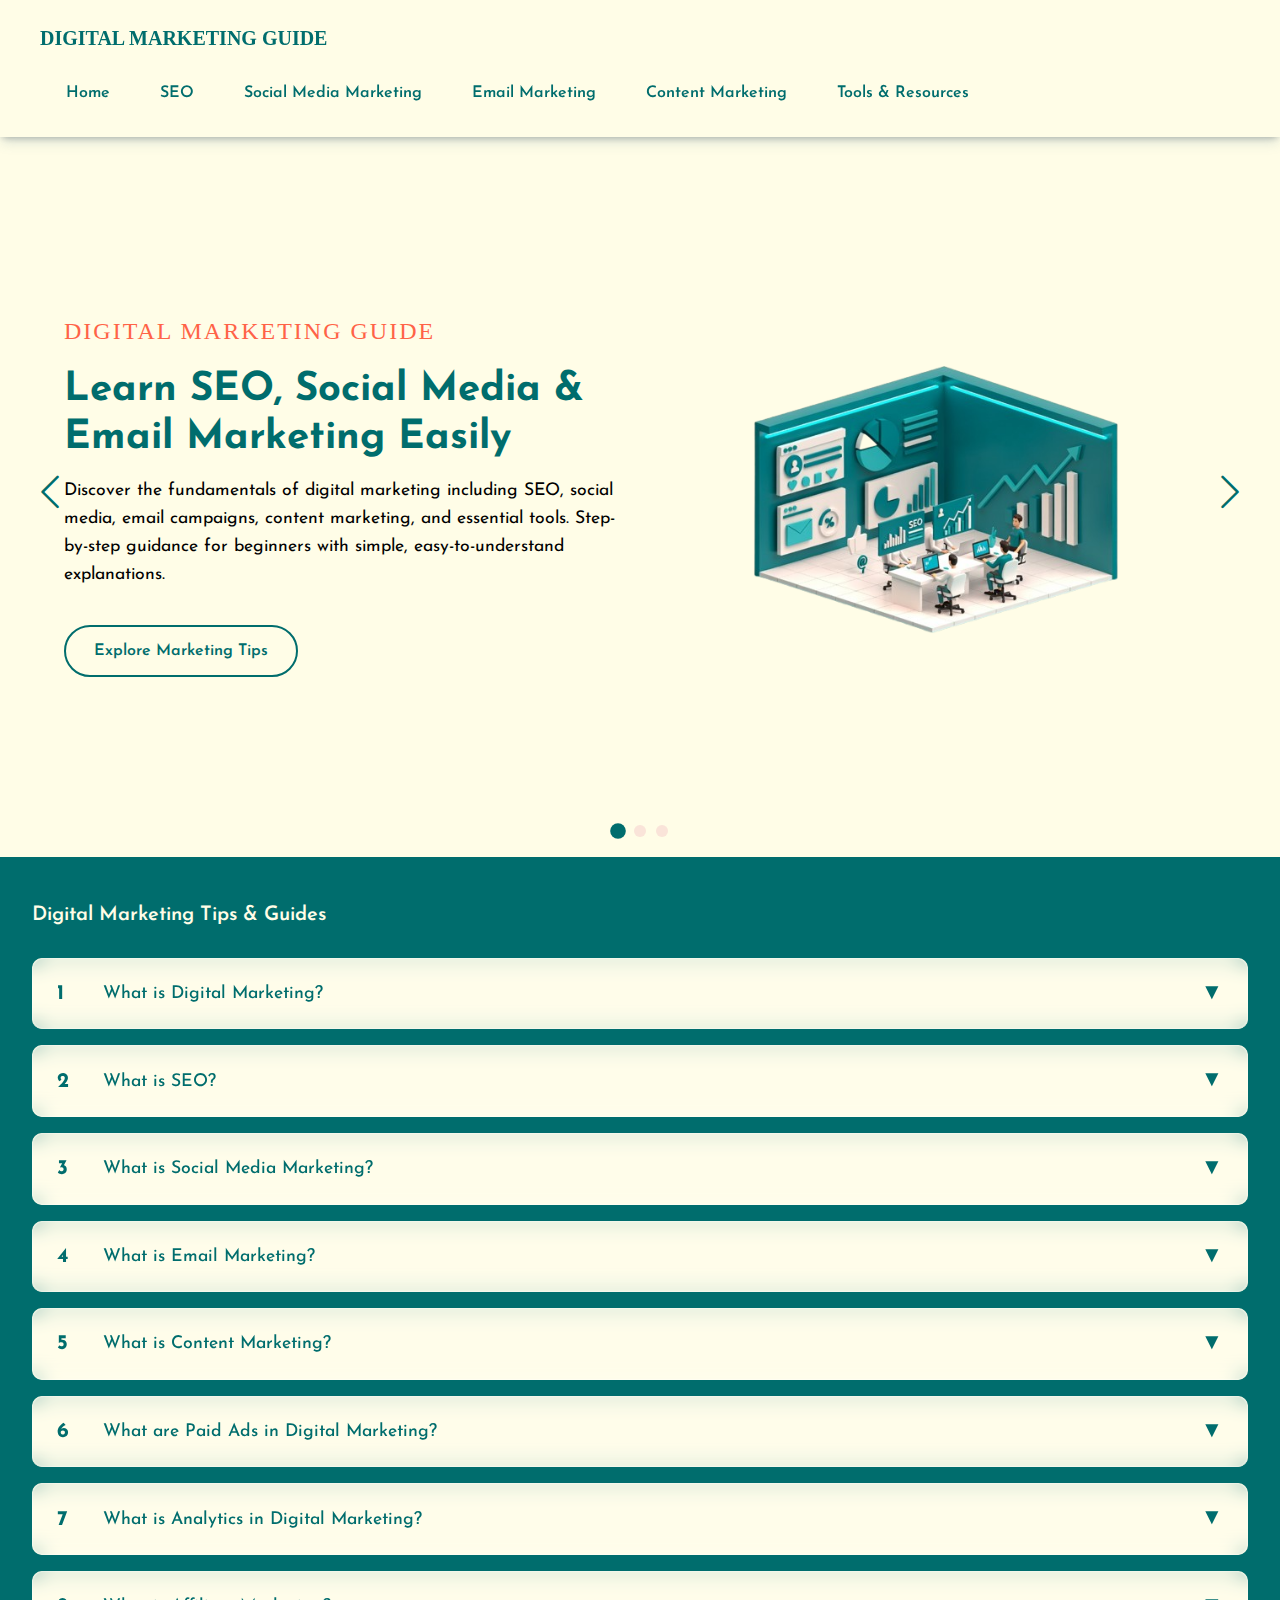
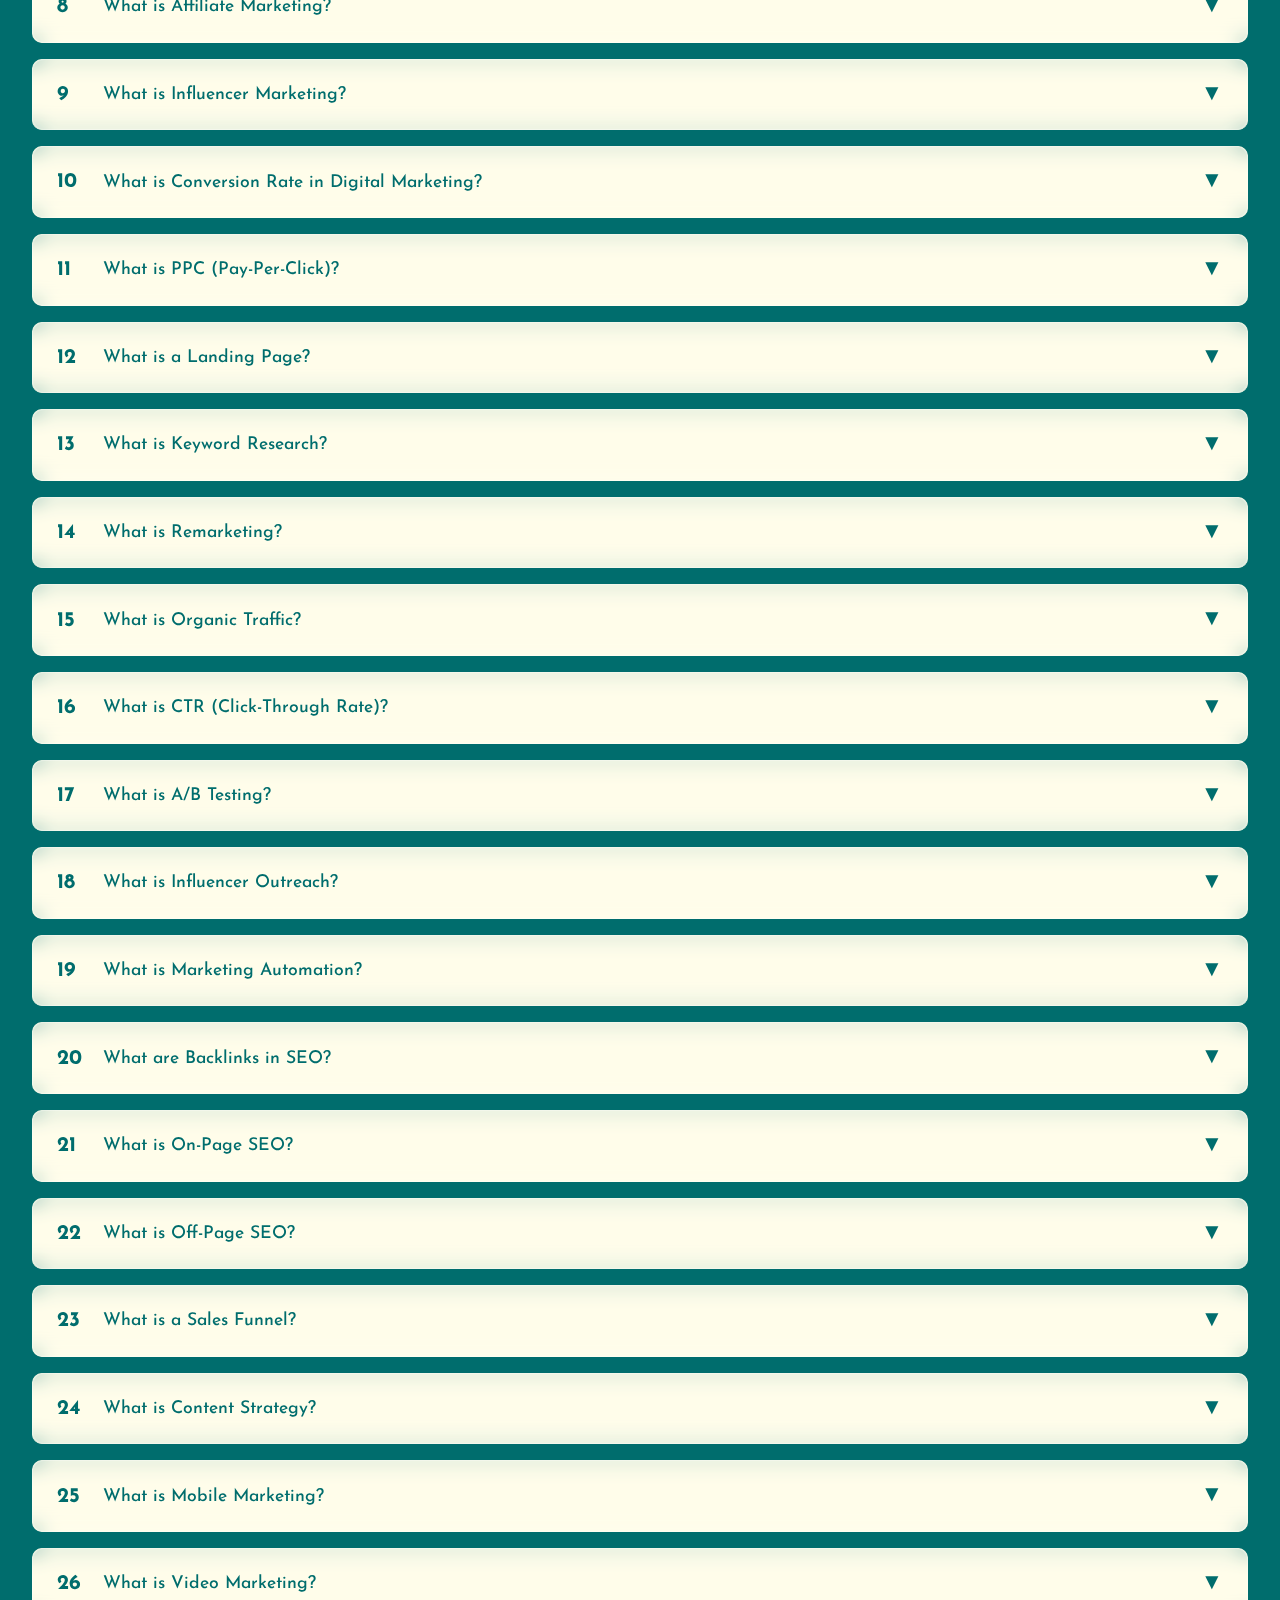
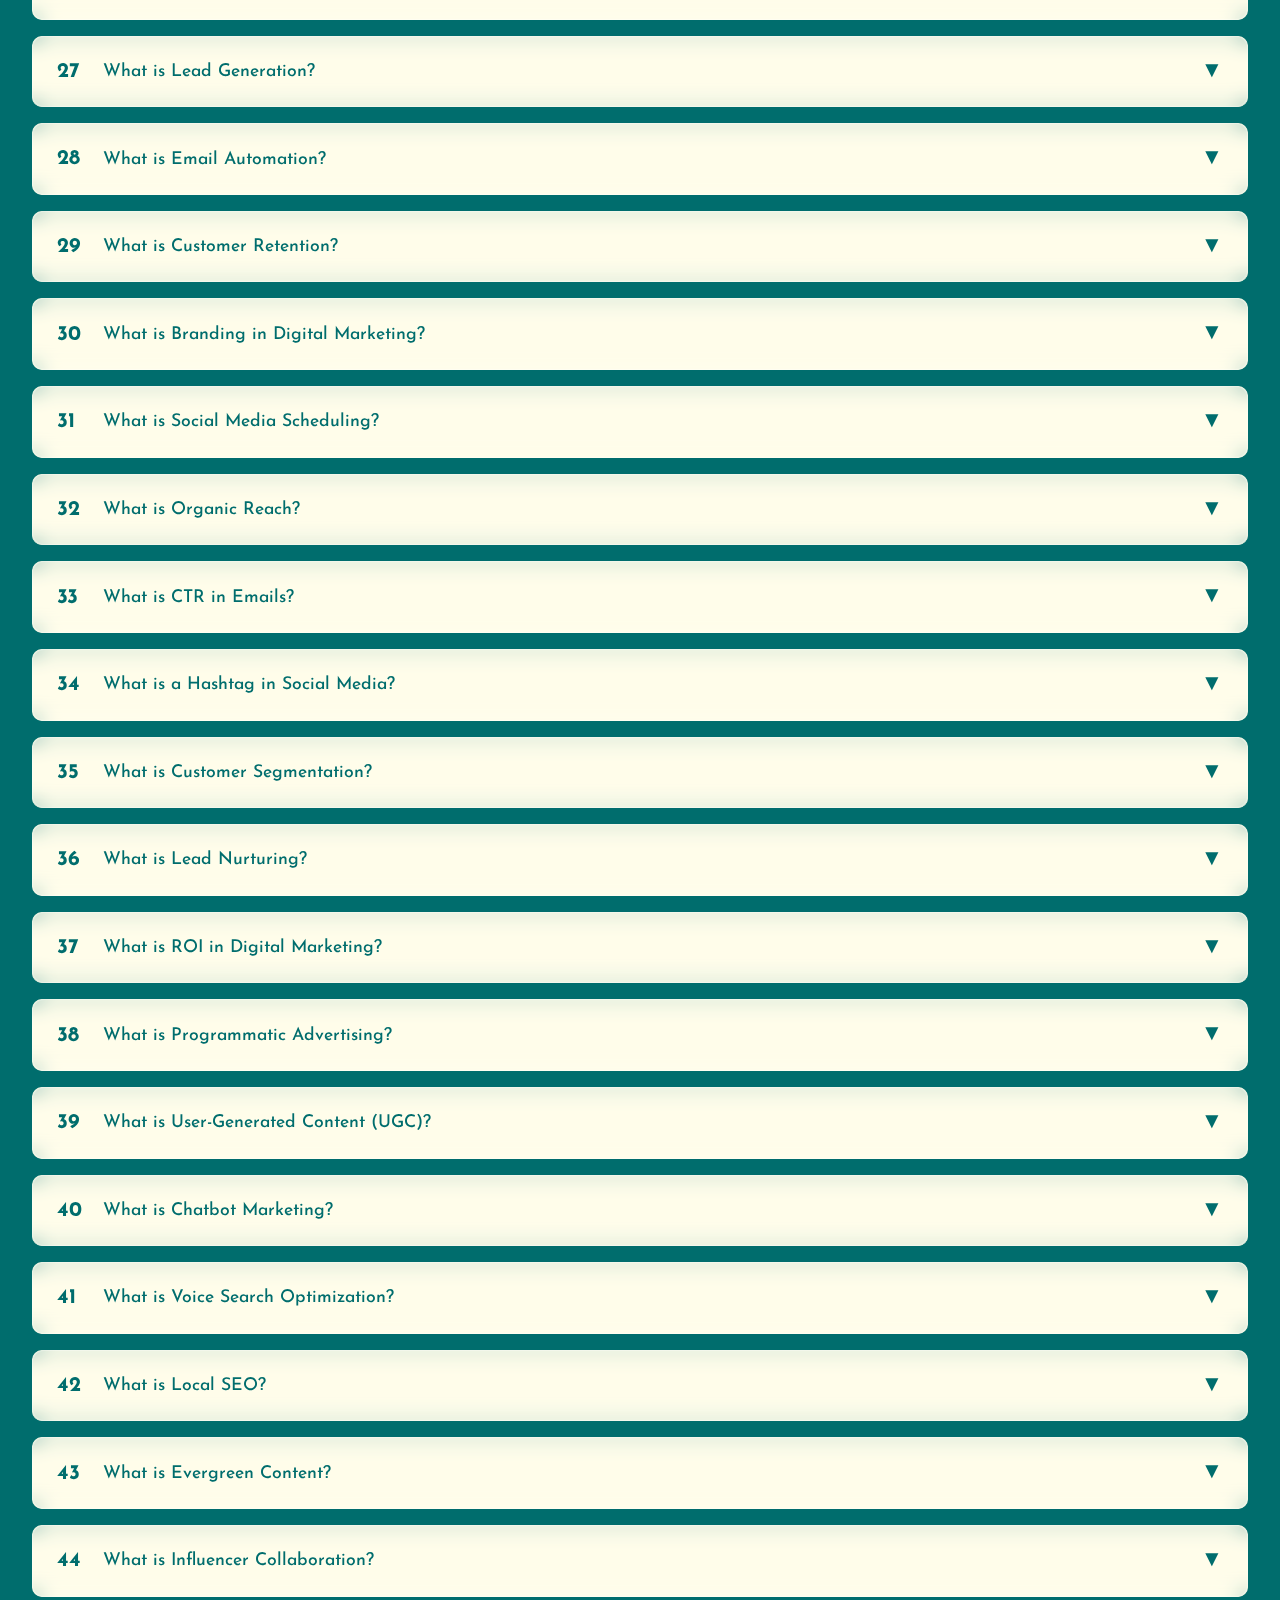
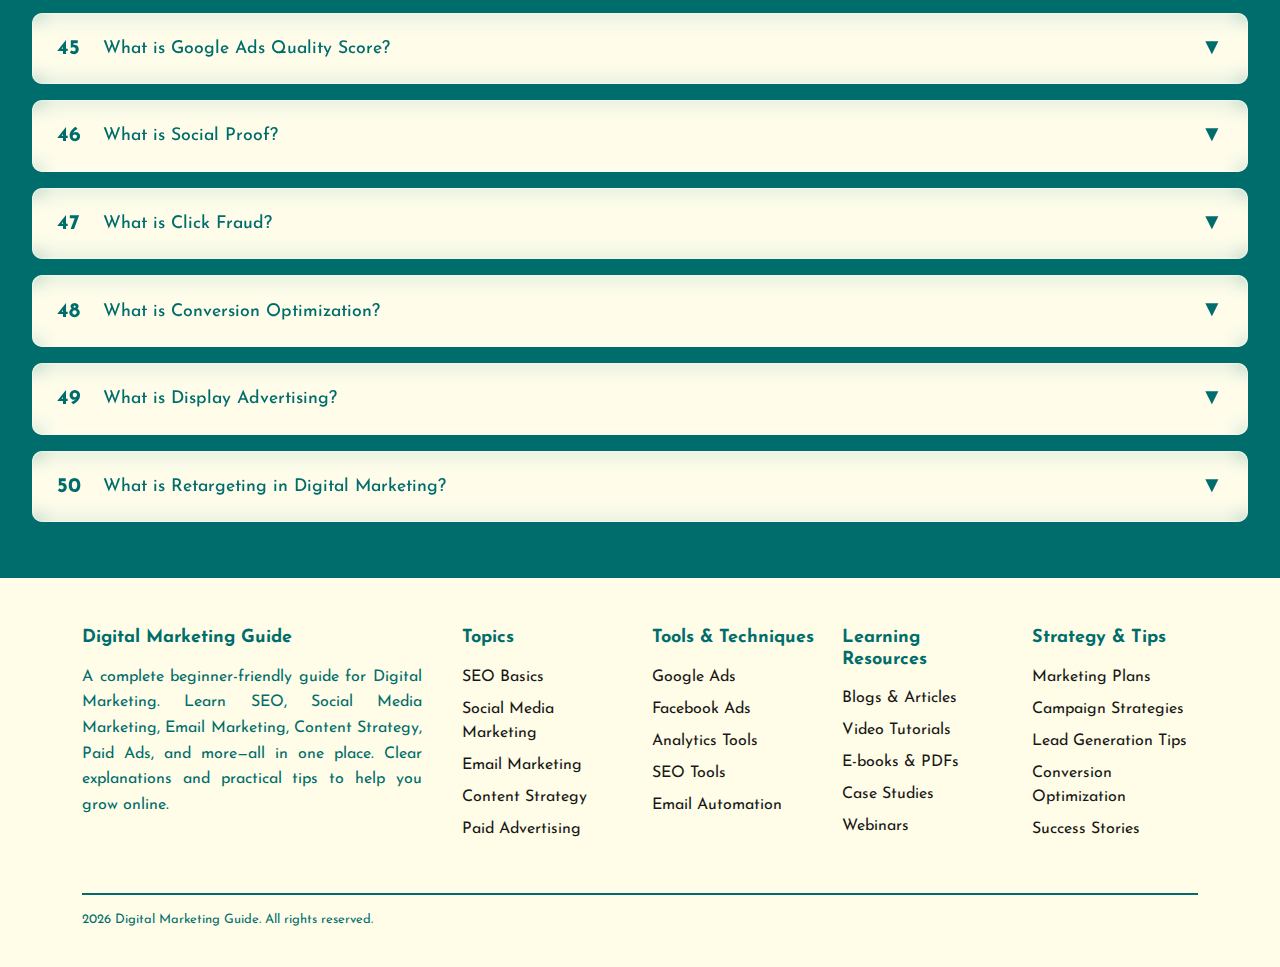
<file: index.html>
<!DOCTYPE html>
<html lang="en">

<head>
    <meta charset="UTF-8">
    <meta name="viewport" content="width=device-width, initial-scale=1.0">

    <title>Top Digital Marketing Interview Questions & Answers | Complete Marketing Guide</title>

    <meta name="description"
        content="Master Digital Marketing with top interview questions, expert answers, and practical strategies on SEO, Social Media, Email Marketing, Content Marketing, PPC, and Marketing Tools." />

    <meta name="keywords"
        content="Digital Marketing interview questions, SEO questions, Social Media Marketing interview, Email Marketing strategies, Content Marketing Q&A, PPC interview questions, Marketing tools, Digital Marketing certification preparation" />

    <meta name="author" content="Digital Marketing Guide">
    <meta name="robots" content="index, follow">

    <!-- Open Graph Meta Tags -->
    <meta property="og:title" content="Digital Marketing Questions & Answers | Complete Marketing Guide">
    <meta property="og:description"
        content="Explore Digital Marketing questions and answers covering SEO, Social Media Marketing, Email Marketing, Content Marketing, PPC, and Marketing Tools. Perfect for beginners to advanced learners.">
    <meta property="og:type" content="website">
    <meta property="og:url" content="https://yourwebsite.com/"> <!-- Replace with your domain -->
    <meta property="og:image" content="https://yourwebsite.com/assets/digital-marketing-banner.jpg">
    <!-- Replace image -->
    <meta property="og:site_name" content="Digital Marketing Guide">

    <!-- Twitter Card Meta Tags -->
    <meta name="twitter:card" content="summary_large_image">
    <meta name="twitter:title" content="Digital Marketing Questions & Answers | Complete Marketing Guide">
    <meta name="twitter:description"
        content="Master Digital Marketing with expert questions, answers, and strategies on SEO, Social Media, Email Marketing, Content Marketing, PPC, and Automation Tools.">
    <meta name="twitter:image" content="https://yourwebsite.com/assets/digital-marketing-banner.jpg">
    <!-- Replace image -->
    <meta name="twitter:site" content="@DigitalMktGuide"> <!-- Replace Twitter handle -->

    <!-- Additional Advanced SEO -->
    <meta name="google-site-verification" content="YOUR_GOOGLE_VERIFICATION_CODE">
    <meta name="application-name" content="Digital Marketing Guide 2026">
    <meta name="msapplication-TileColor" content="#006D6D">
    <meta name="theme-color" content="#006D6D">
    <meta name="theme-color" content="#FFFDE7">
    <link rel="canonical" href="https://yourwebsite.com/"> <!-- -->

    <!-- Hreflang for Bilingual Targeting (Tamil Nadu Focus) -->
    <link rel="alternate" hreflang="ta" href="https://yourwebsite.com/ta/"> <!-- -->
    <link rel="alternate" hreflang="en" href="https://yourwebsite.com/"> <!-- -->


    <!--My css-->
    <link rel="stylesheet" href="asset/css/style.css">
    <link rel="icon" href="assets/img/company-logo.png" type="image/png">

    <!--Google font-->
    <link rel="preconnect" href="https://fonts.googleapis.com">
    <link rel="preconnect" href="https://fonts.gstatic.com" crossorigin>
    <link href="https://fonts.googleapis.com/css2?family=Josefin+Sans:ital,wght@0,100..700;1,100..700&display=swap"
        rel="stylesheet">

    <!--Font Awesome-->
    <link rel="stylesheet" href="https://cdnjs.cloudflare.com/ajax/libs/font-awesome/6.7.1/css/all.min.css"
        integrity="sha512-5Hs3dF2AEPkpNAR7UiOHba+lRSJNeM2ECkwxUIxC1Q/FLycGTbNapWXB4tP889k5T5Ju8fs4b1P5z/iB4nMfSQ=="
        crossorigin="anonymous" referrerpolicy="no-referrer" />

    <!--Bootstrap-->
    <link href="https://cdn.jsdelivr.net/npm/bootstrap@5.3.3/dist/css/bootstrap.min.css" rel="stylesheet"
        integrity="sha384-QWTKZyjpPEjISv5WaRU9OFeRpok6YctnYmDr5pNlyT2bRjXh0JMhjY6hW+ALEwIH" crossorigin="anonymous">

    <!-- Bootstrap Icons -->
    <link rel="stylesheet" href="https://cdn.jsdelivr.net/npm/bootstrap-icons/font/bootstrap-icons.css">

    <!-- AOS CSS -->
    <link href="https://cdn.jsdelivr.net/npm/aos@2.3.4/dist/aos.css" rel="stylesheet">

    <link href="https://fonts.googleapis.com/css2?family=Quicksand:wght@400;600&display=swap" rel="stylesheet" />

    <script type="application/ld+json">
{
  "@context": "https://schema.org",
  "@type": "FAQPage",
  "mainEntity": [
    {
      "@type": "Question",
      "name": "What is TNPSC Group 4 exam?",
      "acceptedAnswer": {
        "@type": "Answer",
        "text": "TNPSC Group 4 is a Tamil Nadu government recruitment exam for various clerical and office assistant posts."
      }
    },
    {
      "@type": "Question",
      "name": "Where can I find TNPSC previous questions?",
      "acceptedAnswer": {
        "@type": "Answer",
        "text": "Previous questions for TNPSC Group 1, 2, and 4 exams are available on our website for study and practice."
      }
    }
  ]
}
</script>

    <script type="application/ld+json">
{
  "@context": "https://schema.org",
  "@type": "WebSite",
  "name": "TNPSC Study Guide",
  "url": "https://yourwebsite.com/", 
  "potentialAction": {
    "@type": "SearchAction",
    "target": "https://yourwebsite.com/search?q={search_term_string}",
    "query-input": "required name=search_term_string"
  }
}
</script>

    <!-- Optional: Event Schema for Key Exams (Repeat for Each) -->
    <script type="application/ld+json">
{
  "@context": "https://schema.org",
  "@type": "Event",
  "name": "TNPSC Group 1 Prelims 2026",
  "startDate": "2026-09-06",
  "eventStatus": "https://schema.org/EventScheduled",
  "eventAttendanceMode": "https://schema.org/OfflineEventAttendanceMode",
  "location": {
    "@type": "Place",
    "name": "Tamil Nadu",
    "address": {
      "@type": "PostalAddress",
      "addressRegion": "TN",
      "addressCountry": "IN"
    }
  },
  "description": "TNPSC Combined Civil Services Group I Prelims Exam 2026"
}
</script>

</head>

<body style="background-color: #323232">

    <!-- NavBar -->
    <nav id="Navbar" class="navbar px-3 px-md-4 py-md-3">

        <div class="website-name text-white">

            <!-- Logo Icon -->
            <div class="logo-img">
                <i class="fa-solid fa-chart-line"></i> <!-- Digital Marketing icon -->
            </div>

            <!-- Website Title -->
            <a href="index.html" style="text-decoration: none;">
                <h2 class="logo-style ps-3">
                    DIGITAL MARKETING GUIDE
                </h2>
            </a>

        </div>

        <!-- Menu Items -->
        <div class="navbar-item">
            <div class="navbar-menu pe-5">
                <ul class="navbar-menu-links text-white">

                    <a href="index.html">
                        <li> Home </li>
                    </a>

                    <a href="seo.html">
                        <li> SEO </li>
                    </a>

                    <a href="social-media.html">
                        <li> Social Media Marketing </li>
                    </a>

                    <a href="email.html">
                        <li> Email Marketing </li>
                    </a>

                    <a href="content.html">
                        <li> Content Marketing </li>
                    </a>

                    <a href="tools.html">
                        <li> Tools & Resources </li>
                    </a>

                </ul>
            </div>
        </div>

        <!-- Mobile Toggle -->
        <div class="navbar-menu-toggle" onclick="shownavbar()">
            <i class="bi bi-list"></i>
        </div>

    </nav>

    <!-- Side Navbar -->
    <aside class="side-navbar">

        <!-- Close Icon -->
        <p class="cross-symbol" onclick="closenavbar()">
            <i class="fa fa-times" aria-hidden="true"></i>
        </p>

        <div class="side-navbar-links">

            <!-- Home -->
            <p class="side-navbar-link">
                <i class="fas fa-home"></i>
                <a href="index.html"> Home </a>
            </p>

            <!-- SEO -->
            <p class="side-navbar-link">
                <i class="fa-solid fa-magnifying-glass"></i>
                <a href="seo.html"> SEO </a>
            </p>

            <!-- Social Media Marketing -->
            <p class="side-navbar-link">
                <i class="fa-brands fa-facebook"></i>
                <a href="social-media.html"> Social Media Marketing </a>
            </p>

            <!-- Email Marketing -->
            <p class="side-navbar-link">
                <i class="fa-solid fa-envelope"></i>
                <a href="email.html"> Email Marketing </a>
            </p>

            <!-- Content Marketing -->
            <p class="side-navbar-link">
                <i class="fa-solid fa-pen-nib"></i>
                <a href="content.html"> Content Marketing </a>
            </p>

            <!-- Tools & Resources -->
            <p class="side-navbar-link">
                <i class="fa-solid fa-toolbox"></i>
                <a href="tools.html"> Tools & Resources </a>
            </p>

        </div>

    </aside>

    <!-- Home Header -->
    <header id="top" class="slider-container">
        <div class="slider">

            <!-- Slide 1 -->
            <div class="slide slide-1">
                <div class="slide-content">
                    <div class="text-content" style="text-align: left;">

                        <h4 class="text-uppercase">Digital Marketing Guide</h4>

                        <h1>Learn SEO, Social Media & Email Marketing Easily</h1>

                        <p>
                            Discover the fundamentals of digital marketing including SEO, social media,
                            email campaigns, content marketing, and essential tools.
                            Step-by-step guidance for beginners with simple, easy-to-understand explanations.
                        </p>

                        <a href="seo.html" style="text-decoration: none;">
                            <button class="btn-explore mt-0 mt-md-3">
                                Explore Marketing Tips
                            </button>
                        </a>
                    </div>

                    <div class="image-content">
                        <img src="asset/img/1.png" alt="Digital Marketing Guide">
                    </div>
                </div>
            </div>

            <!-- Slide 2 -->
            <div class="slide slide-2">
                <div class="slide-content">

                    <div class="image-content">
                        <img src="asset/img/2.png" alt="Digital Marketing Tools">
                    </div>

                    <div class="text-content" style="text-align: right;">

                        <h4 class="text-uppercase">Advanced Marketing Tips</h4>

                        <h1>Step-by-Step Case Studies & Examples</h1>

                        <p>
                            Learn from real-world digital marketing campaigns, practical examples,
                            and proven strategies. Understand what works best for SEO, social media,
                            email marketing, and content creation to grow your business online.
                        </p>

                        <a href="tools.html" style="text-decoration: none;">
                            <button class="btn-explore mt-0 mt-md-3">
                                Explore Tools & Examples
                            </button>
                        </a>
                    </div>
                </div>
            </div>

            <!-- Slide 3 -->
            <div class="slide slide-3">
                <div class="slide-content">

                    <div class="text-content" style="text-align: left;">

                        <h4 class="text-uppercase">Boost Your Skills</h4>

                        <h1>Guides, Templates & Practice Exercises</h1>

                        <p>
                            Access complete learning resources, ready-to-use templates,
                            daily exercises, and practical assignments for SEO, social media,
                            email campaigns, and content marketing—all in one place.
                        </p>

                        <a href="social-media.html" style="text-decoration: none;">
                            <button class="btn-explore mt-0 mt-md-3">
                                Explore Learning Resources
                            </button>
                        </a>
                    </div>

                    <div class="image-content">
                        <img src="asset/img/3.png" alt="Digital Marketing Resources">
                    </div>

                </div>
            </div>

        </div>

        <!-- Navigation Arrows -->
        <div class="arrow arrow-left"><i class="bi bi-chevron-left"></i></div>
        <div class="arrow arrow-right"><i class="bi bi-chevron-right"></i></div>

        <!-- Dots -->
        <div class="dots-container">
            <span class="dot active" data-slide="0"></span>
            <span class="dot" data-slide="1"></span>
            <span class="dot" data-slide="2"></span>
        </div>
    </header>

    <!-- Question & Answer -->
    <div id="question" class="react-interview-question">
        <div class="container">

            <h3 class="header-title">
                Digital Marketing Tips & Guides
            </h3>

            <!-- Question 1 -->
            <div class="question-card">

                <div class="question-header" data-bs-toggle="collapse" data-bs-target="#ans1">
                    <span class="question-number">1</span>
                    <h2 class="question-text">
                        What is Digital Marketing?
                    </h2>
                    <span class="toggle-icon">▼</span>
                </div>

                <div class="answer-body collapse" id="ans1">
                    <p><strong>Answer:</strong></p>
                    <ul>
                        <li>Digital Marketing is promoting products or services using online platforms.</li>
                        <li>It includes SEO, social media marketing, email campaigns, and content marketing.</li>
                        <li>It helps businesses reach more customers efficiently and track results easily.</li>
                    </ul>
                </div>
            </div>

            <!-- Question 2 -->
            <div class="question-card">
                <div class="question-header" data-bs-toggle="collapse" data-bs-target="#ans2">
                    <span class="question-number">2</span>
                    <h2 class="question-text">What is SEO?</h2>
                    <span class="toggle-icon">▼</span>
                </div>
                <div class="answer-body collapse" id="ans2">
                    <p><strong>Answer:</strong></p>
                    <ul>
                        <li>SEO stands for Search Engine Optimization.</li>
                        <li>It helps your website rank higher on Google and other search engines.</li>
                        <li>Good SEO increases organic traffic and visibility online.</li>
                    </ul>
                </div>
            </div>

            <!-- Question 3 -->
            <div class="question-card">
                <div class="question-header" data-bs-toggle="collapse" data-bs-target="#ans3">
                    <span class="question-number">3</span>
                    <h2 class="question-text">What is Social Media Marketing?</h2>
                    <span class="toggle-icon">▼</span>
                </div>
                <div class="answer-body collapse" id="ans3">
                    <p><strong>Answer:</strong></p>
                    <ul>
                        <li>Promoting your brand on platforms like Facebook, Instagram, LinkedIn, and Twitter.</li>
                        <li>Helps build brand awareness and engage with your audience.</li>
                        <li>Paid ads and organic posts are both part of social media marketing.</li>
                    </ul>
                </div>
            </div>

            <!-- Question 4 -->
            <div class="question-card">
                <div class="question-header" data-bs-toggle="collapse" data-bs-target="#ans4">
                    <span class="question-number">4</span>
                    <h2 class="question-text">What is Email Marketing?</h2>
                    <span class="toggle-icon">▼</span>
                </div>
                <div class="answer-body collapse" id="ans4">
                    <p><strong>Answer:</strong></p>
                    <ul>
                        <li>Sending promotional emails to your subscribers or potential customers.</li>
                        <li>Helps in nurturing leads and boosting sales.</li>
                        <li>Can include newsletters, offers, and personalized content.</li>
                    </ul>
                </div>
            </div>

            <!-- Question 5 -->
            <div class="question-card">
                <div class="question-header" data-bs-toggle="collapse" data-bs-target="#ans5">
                    <span class="question-number">5</span>
                    <h2 class="question-text">What is Content Marketing?</h2>
                    <span class="toggle-icon">▼</span>
                </div>
                <div class="answer-body collapse" id="ans5">
                    <p><strong>Answer:</strong></p>
                    <ul>
                        <li>Creating blogs, videos, infographics, and posts to attract and engage users.</li>
                        <li>Focuses on providing value rather than direct selling.</li>
                        <li>Helps build trust and long-term relationships with your audience.</li>
                    </ul>
                </div>
            </div>

            <!-- Question 6 -->
            <div class="question-card">
                <div class="question-header" data-bs-toggle="collapse" data-bs-target="#ans6">
                    <span class="question-number">6</span>
                    <h2 class="question-text">What are Paid Ads in Digital Marketing?</h2>
                    <span class="toggle-icon">▼</span>
                </div>
                <div class="answer-body collapse" id="ans6">
                    <p><strong>Answer:</strong></p>
                    <ul>
                        <li>Paid ads are advertisements you pay for on platforms like Google, Facebook, or Instagram.
                        </li>
                        <li>They help reach a targeted audience quickly.</li>
                        <li>Includes search ads, display ads, and social media sponsored posts.</li>
                    </ul>
                </div>
            </div>

            <!-- Question 7 -->
            <div class="question-card">
                <div class="question-header" data-bs-toggle="collapse" data-bs-target="#ans7">
                    <span class="question-number">7</span>
                    <h2 class="question-text">What is Analytics in Digital Marketing?</h2>
                    <span class="toggle-icon">▼</span>
                </div>
                <div class="answer-body collapse" id="ans7">
                    <p><strong>Answer:</strong></p>
                    <ul>
                        <li>Analytics measures the performance of your marketing campaigns.</li>
                        <li>Tools like Google Analytics track website traffic, user behavior, and conversions.</li>
                        <li>Helps make data-driven decisions to improve results.</li>
                    </ul>
                </div>
            </div>

            <!-- Question 8 -->
            <div class="question-card">
                <div class="question-header" data-bs-toggle="collapse" data-bs-target="#ans8">
                    <span class="question-number">8</span>
                    <h2 class="question-text">What is Affiliate Marketing?</h2>
                    <span class="toggle-icon">▼</span>
                </div>
                <div class="answer-body collapse" id="ans8">
                    <p><strong>Answer:</strong></p>
                    <ul>
                        <li>Affiliate marketing is promoting other people’s products and earning a commission on sales.
                        </li>
                        <li>Commonly done through blogs, YouTube, or social media channels.</li>
                        <li>Helps generate passive income for marketers.</li>
                    </ul>
                </div>
            </div>

            <!-- Question 9 -->
            <div class="question-card">
                <div class="question-header" data-bs-toggle="collapse" data-bs-target="#ans9">
                    <span class="question-number">9</span>
                    <h2 class="question-text">What is Influencer Marketing?</h2>
                    <span class="toggle-icon">▼</span>
                </div>
                <div class="answer-body collapse" id="ans9">
                    <p><strong>Answer:</strong></p>
                    <ul>
                        <li>Influencer marketing uses popular personalities to promote a brand or product.</li>
                        <li>Influencers can be on Instagram, YouTube, TikTok, or blogs.</li>
                        <li>Helps reach a wider and more engaged audience.</li>
                    </ul>
                </div>
            </div>

            <!-- Question 10 -->
            <div class="question-card">
                <div class="question-header" data-bs-toggle="collapse" data-bs-target="#ans10">
                    <span class="question-number">10</span>
                    <h2 class="question-text">What is Conversion Rate in Digital Marketing?</h2>
                    <span class="toggle-icon">▼</span>
                </div>
                <div class="answer-body collapse" id="ans10">
                    <p><strong>Answer:</strong></p>
                    <ul>
                        <li>Conversion rate is the percentage of users who complete a desired action (like buying a
                            product or signing up).</li>
                        <li>It shows how effective your marketing campaigns are.</li>
                        <li>Higher conversion rates mean better performance and ROI.</li>
                    </ul>
                </div>
            </div>

            <!-- Question 11 -->
            <div class="question-card">
                <div class="question-header" data-bs-toggle="collapse" data-bs-target="#ans11">
                    <span class="question-number">11</span>
                    <h2 class="question-text">What is PPC (Pay-Per-Click)?</h2>
                    <span class="toggle-icon">▼</span>
                </div>
                <div class="answer-body collapse" id="ans11">
                    <p><strong>Answer:</strong></p>
                    <ul>
                        <li>PPC is an online advertising model where you pay only when someone clicks your ad.</li>
                        <li>Commonly used on Google Ads and social media platforms.</li>
                        <li>Helps drive targeted traffic quickly to your website.</li>
                    </ul>
                </div>
            </div>

            <!-- Question 12 -->
            <div class="question-card">
                <div class="question-header" data-bs-toggle="collapse" data-bs-target="#ans12">
                    <span class="question-number">12</span>
                    <h2 class="question-text">What is a Landing Page?</h2>
                    <span class="toggle-icon">▼</span>
                </div>
                <div class="answer-body collapse" id="ans12">
                    <p><strong>Answer:</strong></p>
                    <ul>
                        <li>A landing page is a standalone web page created for a marketing campaign.</li>
                        <li>Its main goal is to convert visitors into leads or customers.</li>
                        <li>Includes a clear call-to-action (CTA) like sign-up, download, or purchase.</li>
                    </ul>
                </div>
            </div>

            <!-- Question 13 -->
            <div class="question-card">
                <div class="question-header" data-bs-toggle="collapse" data-bs-target="#ans13">
                    <span class="question-number">13</span>
                    <h2 class="question-text">What is Keyword Research?</h2>
                    <span class="toggle-icon">▼</span>
                </div>
                <div class="answer-body collapse" id="ans13">
                    <p><strong>Answer:</strong></p>
                    <ul>
                        <li>Keyword research identifies the search terms users type into search engines.</li>
                        <li>Helps create content that ranks higher in search results.</li>
                        <li>Essential for SEO and paid campaigns.</li>
                    </ul>
                </div>
            </div>

            <!-- Question 14 -->
            <div class="question-card">
                <div class="question-header" data-bs-toggle="collapse" data-bs-target="#ans14">
                    <span class="question-number">14</span>
                    <h2 class="question-text">What is Remarketing?</h2>
                    <span class="toggle-icon">▼</span>
                </div>
                <div class="answer-body collapse" id="ans14">
                    <p><strong>Answer:</strong></p>
                    <ul>
                        <li>Remarketing shows ads to users who have visited your website before.</li>
                        <li>Helps remind potential customers and increase conversions.</li>
                        <li>Commonly done via Google Ads or Facebook Ads.</li>
                    </ul>
                </div>
            </div>

            <!-- Question 15 -->
            <div class="question-card">
                <div class="question-header" data-bs-toggle="collapse" data-bs-target="#ans15">
                    <span class="question-number">15</span>
                    <h2 class="question-text">What is Organic Traffic?</h2>
                    <span class="toggle-icon">▼</span>
                </div>
                <div class="answer-body collapse" id="ans15">
                    <p><strong>Answer:</strong></p>
                    <ul>
                        <li>Organic traffic comes to your website naturally from search engines.</li>
                        <li>Does not involve paid ads.</li>
                        <li>SEO helps increase organic traffic over time.</li>
                    </ul>
                </div>
            </div>

            <!-- Question 16 -->
            <div class="question-card">
                <div class="question-header" data-bs-toggle="collapse" data-bs-target="#ans16">
                    <span class="question-number">16</span>
                    <h2 class="question-text">What is CTR (Click-Through Rate)?</h2>
                    <span class="toggle-icon">▼</span>
                </div>
                <div class="answer-body collapse" id="ans16">
                    <p><strong>Answer:</strong></p>
                    <ul>
                        <li>CTR measures the percentage of people who click on your ad or link.</li>
                        <li>Higher CTR means your content or ads are more engaging.</li>
                        <li>Important metric for SEO and paid campaigns.</li>
                    </ul>
                </div>
            </div>

            <!-- Question 17 -->
            <div class="question-card">
                <div class="question-header" data-bs-toggle="collapse" data-bs-target="#ans17">
                    <span class="question-number">17</span>
                    <h2 class="question-text">What is A/B Testing?</h2>
                    <span class="toggle-icon">▼</span>
                </div>
                <div class="answer-body collapse" id="ans17">
                    <p><strong>Answer:</strong></p>
                    <ul>
                        <li>A/B Testing compares two versions of a page or ad to see which performs better.</li>
                        <li>Helps improve conversions and user experience.</li>
                        <li>Can test headlines, images, buttons, or entire layouts.</li>
                    </ul>
                </div>
            </div>

            <!-- Question 18 -->
            <div class="question-card">
                <div class="question-header" data-bs-toggle="collapse" data-bs-target="#ans18">
                    <span class="question-number">18</span>
                    <h2 class="question-text">What is Influencer Outreach?</h2>
                    <span class="toggle-icon">▼</span>
                </div>
                <div class="answer-body collapse" id="ans18">
                    <p><strong>Answer:</strong></p>
                    <ul>
                        <li>Influencer outreach is contacting influencers to promote your brand.</li>
                        <li>Helps build credibility and reach a larger audience.</li>
                        <li>Effective for product launches or brand awareness campaigns.</li>
                    </ul>
                </div>
            </div>

            <!-- Question 19 -->
            <div class="question-card">
                <div class="question-header" data-bs-toggle="collapse" data-bs-target="#ans19">
                    <span class="question-number">19</span>
                    <h2 class="question-text">What is Marketing Automation?</h2>
                    <span class="toggle-icon">▼</span>
                </div>
                <div class="answer-body collapse" id="ans19">
                    <p><strong>Answer:</strong></p>
                    <ul>
                        <li>Marketing automation uses software to automate repetitive marketing tasks.</li>
                        <li>Includes emails, social posts, and ad campaigns.</li>
                        <li>Saves time and ensures consistent engagement with your audience.</li>
                    </ul>
                </div>
            </div>

            <!-- Question 20 -->
            <div class="question-card">
                <div class="question-header" data-bs-toggle="collapse" data-bs-target="#ans20">
                    <span class="question-number">20</span>
                    <h2 class="question-text">What are Backlinks in SEO?</h2>
                    <span class="toggle-icon">▼</span>
                </div>
                <div class="answer-body collapse" id="ans20">
                    <p><strong>Answer:</strong></p>
                    <ul>
                        <li>Backlinks are links from other websites pointing to your site.</li>
                        <li>They improve your website’s authority and search engine ranking.</li>
                        <li>High-quality backlinks are essential for effective SEO.</li>
                    </ul>
                </div>
            </div>

            <!-- Question 21 -->
            <div class="question-card">
                <div class="question-header" data-bs-toggle="collapse" data-bs-target="#ans21">
                    <span class="question-number">21</span>
                    <h2 class="question-text">What is On-Page SEO?</h2>
                    <span class="toggle-icon">▼</span>
                </div>
                <div class="answer-body collapse" id="ans21">
                    <p><strong>Answer:</strong></p>
                    <ul>
                        <li>On-Page SEO refers to optimizing individual web pages to rank higher in search engines.</li>
                        <li>Includes keywords, meta tags, headings, and content structure.</li>
                        <li>Improves both user experience and search visibility.</li>
                    </ul>
                </div>
            </div>

            <!-- Question 22 -->
            <div class="question-card">
                <div class="question-header" data-bs-toggle="collapse" data-bs-target="#ans22">
                    <span class="question-number">22</span>
                    <h2 class="question-text">What is Off-Page SEO?</h2>
                    <span class="toggle-icon">▼</span>
                </div>
                <div class="answer-body collapse" id="ans22">
                    <p><strong>Answer:</strong></p>
                    <ul>
                        <li>Off-Page SEO includes actions taken outside your website to improve rankings.</li>
                        <li>Examples: Backlinks, social sharing, influencer mentions, and guest posting.</li>
                        <li>Builds your site’s authority and trustworthiness.</li>
                    </ul>
                </div>
            </div>

            <!-- Question 23 -->
            <div class="question-card">
                <div class="question-header" data-bs-toggle="collapse" data-bs-target="#ans23">
                    <span class="question-number">23</span>
                    <h2 class="question-text">What is a Sales Funnel?</h2>
                    <span class="toggle-icon">▼</span>
                </div>
                <div class="answer-body collapse" id="ans23">
                    <p><strong>Answer:</strong></p>
                    <ul>
                        <li>A sales funnel is the journey users take from discovering your brand to making a purchase.
                        </li>
                        <li>Stages include awareness, interest, decision, and action.</li>
                        <li>Helps marketers guide leads toward conversion efficiently.</li>
                    </ul>
                </div>
            </div>

            <!-- Question 24 -->
            <div class="question-card">
                <div class="question-header" data-bs-toggle="collapse" data-bs-target="#ans24">
                    <span class="question-number">24</span>
                    <h2 class="question-text">What is Content Strategy?</h2>
                    <span class="toggle-icon">▼</span>
                </div>
                <div class="answer-body collapse" id="ans24">
                    <p><strong>Answer:</strong></p>
                    <ul>
                        <li>Content strategy is planning, creating, and managing content to achieve marketing goals.
                        </li>
                        <li>Includes blogs, videos, infographics, and social media posts.</li>
                        <li>Ensures consistent messaging and audience engagement.</li>
                    </ul>
                </div>
            </div>

            <!-- Question 25 -->
            <div class="question-card">
                <div class="question-header" data-bs-toggle="collapse" data-bs-target="#ans25">
                    <span class="question-number">25</span>
                    <h2 class="question-text">What is Mobile Marketing?</h2>
                    <span class="toggle-icon">▼</span>
                </div>
                <div class="answer-body collapse" id="ans25">
                    <p><strong>Answer:</strong></p>
                    <ul>
                        <li>Mobile marketing targets users on smartphones and tablets.</li>
                        <li>Includes SMS, mobile apps, social media, and mobile-friendly websites.</li>
                        <li>Optimizes campaigns for smaller screens and on-the-go users.</li>
                    </ul>
                </div>
            </div>

            <!-- Question 26 -->
            <div class="question-card">
                <div class="question-header" data-bs-toggle="collapse" data-bs-target="#ans26">
                    <span class="question-number">26</span>
                    <h2 class="question-text">What is Video Marketing?</h2>
                    <span class="toggle-icon">▼</span>
                </div>
                <div class="answer-body collapse" id="ans26">
                    <p><strong>Answer:</strong></p>
                    <ul>
                        <li>Video marketing uses videos to promote a product, service, or brand.</li>
                        <li>Platforms include YouTube, Instagram, TikTok, and Facebook.</li>
                        <li>Effective for engagement, storytelling, and brand awareness.</li>
                    </ul>
                </div>
            </div>

            <!-- Question 27 -->
            <div class="question-card">
                <div class="question-header" data-bs-toggle="collapse" data-bs-target="#ans27">
                    <span class="question-number">27</span>
                    <h2 class="question-text">What is Lead Generation?</h2>
                    <span class="toggle-icon">▼</span>
                </div>
                <div class="answer-body collapse" id="ans27">
                    <p><strong>Answer:</strong></p>
                    <ul>
                        <li>Lead generation is attracting potential customers and capturing their contact information.
                        </li>
                        <li>Methods include landing pages, forms, webinars, and free resources.</li>
                        <li>Helps businesses build a list of qualified leads for future sales.</li>
                    </ul>
                </div>
            </div>

            <!-- Question 28 -->
            <div class="question-card">
                <div class="question-header" data-bs-toggle="collapse" data-bs-target="#ans28">
                    <span class="question-number">28</span>
                    <h2 class="question-text">What is Email Automation?</h2>
                    <span class="toggle-icon">▼</span>
                </div>
                <div class="answer-body collapse" id="ans28">
                    <p><strong>Answer:</strong></p>
                    <ul>
                        <li>Email automation sends pre-scheduled emails automatically to subscribers.</li>
                        <li>Helps nurture leads, onboard users, and run marketing campaigns efficiently.</li>
                        <li>Examples: welcome series, promotional campaigns, and reminders.</li>
                    </ul>
                </div>
            </div>

            <!-- Question 29 -->
            <div class="question-card">
                <div class="question-header" data-bs-toggle="collapse" data-bs-target="#ans29">
                    <span class="question-number">29</span>
                    <h2 class="question-text">What is Customer Retention?</h2>
                    <span class="toggle-icon">▼</span>
                </div>
                <div class="answer-body collapse" id="ans29">
                    <p><strong>Answer:</strong></p>
                    <ul>
                        <li>Customer retention is keeping existing customers engaged and loyal.</li>
                        <li>Methods include loyalty programs, follow-up emails, and personalized offers.</li>
                        <li>Reduces churn and increases lifetime value.</li>
                    </ul>
                </div>
            </div>

            <!-- Question 30 -->
            <div class="question-card">
                <div class="question-header" data-bs-toggle="collapse" data-bs-target="#ans30">
                    <span class="question-number">30</span>
                    <h2 class="question-text">What is Branding in Digital Marketing?</h2>
                    <span class="toggle-icon">▼</span>
                </div>
                <div class="answer-body collapse" id="ans30">
                    <p><strong>Answer:</strong></p>
                    <ul>
                        <li>Branding is creating a unique identity for your business online.</li>
                        <li>Includes logo, colors, messaging, tone, and visual style.</li>
                        <li>Helps users recognize, trust, and remember your brand.</li>
                    </ul>
                </div>
            </div>

            <!-- Question 31 -->
            <div class="question-card">
                <div class="question-header" data-bs-toggle="collapse" data-bs-target="#ans31">
                    <span class="question-number">31</span>
                    <h2 class="question-text">What is Social Media Scheduling?</h2>
                    <span class="toggle-icon">▼</span>
                </div>
                <div class="answer-body collapse" id="ans31">
                    <p><strong>Answer:</strong></p>
                    <ul>
                        <li>Social media scheduling is planning posts in advance using tools like Hootsuite or Buffer.
                        </li>
                        <li>Ensures consistent posting across platforms.</li>
                        <li>Saves time and helps maintain audience engagement.</li>
                    </ul>
                </div>
            </div>

            <!-- Question 32 -->
            <div class="question-card">
                <div class="question-header" data-bs-toggle="collapse" data-bs-target="#ans32">
                    <span class="question-number">32</span>
                    <h2 class="question-text">What is Organic Reach?</h2>
                    <span class="toggle-icon">▼</span>
                </div>
                <div class="answer-body collapse" id="ans32">
                    <p><strong>Answer:</strong></p>
                    <ul>
                        <li>Organic reach is the number of people who see your content without paid promotion.</li>
                        <li>Depends on followers, engagement, and platform algorithms.</li>
                        <li>Helps build trust and long-term audience relationships.</li>
                    </ul>
                </div>
            </div>

            <!-- Question 33 -->
            <div class="question-card">
                <div class="question-header" data-bs-toggle="collapse" data-bs-target="#ans33">
                    <span class="question-number">33</span>
                    <h2 class="question-text">What is CTR in Emails?</h2>
                    <span class="toggle-icon">▼</span>
                </div>
                <div class="answer-body collapse" id="ans33">
                    <p><strong>Answer:</strong></p>
                    <ul>
                        <li>Email CTR is the percentage of recipients who click links in your email.</li>
                        <li>Higher CTR indicates engaging content and effective call-to-action.</li>
                        <li>Helps measure email campaign success.</li>
                    </ul>
                </div>
            </div>

            <!-- Question 34 -->
            <div class="question-card">
                <div class="question-header" data-bs-toggle="collapse" data-bs-target="#ans34">
                    <span class="question-number">34</span>
                    <h2 class="question-text">What is a Hashtag in Social Media?</h2>
                    <span class="toggle-icon">▼</span>
                </div>
                <div class="answer-body collapse" id="ans34">
                    <p><strong>Answer:</strong></p>
                    <ul>
                        <li>A hashtag is a word or phrase preceded by # used to categorize content.</li>
                        <li>Helps users discover posts on specific topics.</li>
                        <li>Improves visibility and engagement on social platforms.</li>
                    </ul>
                </div>
            </div>

            <!-- Question 35 -->
            <div class="question-card">
                <div class="question-header" data-bs-toggle="collapse" data-bs-target="#ans35">
                    <span class="question-number">35</span>
                    <h2 class="question-text">What is Customer Segmentation?</h2>
                    <span class="toggle-icon">▼</span>
                </div>
                <div class="answer-body collapse" id="ans35">
                    <p><strong>Answer:</strong></p>
                    <ul>
                        <li>Customer segmentation divides your audience into groups based on behavior, demographics, or
                            interests.</li>
                        <li>Helps deliver personalized marketing messages.</li>
                        <li>Increases engagement and conversion rates.</li>
                    </ul>
                </div>
            </div>

            <!-- Question 36 -->
            <div class="question-card">
                <div class="question-header" data-bs-toggle="collapse" data-bs-target="#ans36">
                    <span class="question-number">36</span>
                    <h2 class="question-text">What is Lead Nurturing?</h2>
                    <span class="toggle-icon">▼</span>
                </div>
                <div class="answer-body collapse" id="ans36">
                    <p><strong>Answer:</strong></p>
                    <ul>
                        <li>Lead nurturing is building relationships with potential customers over time.</li>
                        <li>Uses emails, content, and follow-ups to guide leads toward purchase.</li>
                        <li>Improves conversion chances and customer loyalty.</li>
                    </ul>
                </div>
            </div>

            <!-- Question 37 -->
            <div class="question-card">
                <div class="question-header" data-bs-toggle="collapse" data-bs-target="#ans37">
                    <span class="question-number">37</span>
                    <h2 class="question-text">What is ROI in Digital Marketing?</h2>
                    <span class="toggle-icon">▼</span>
                </div>
                <div class="answer-body collapse" id="ans37">
                    <p><strong>Answer:</strong></p>
                    <ul>
                        <li>ROI (Return on Investment) measures the profit from your marketing campaigns.</li>
                        <li>Calculated as (Revenue – Cost) ÷ Cost × 100%.</li>
                        <li>Helps evaluate the effectiveness of campaigns and budget allocation.</li>
                    </ul>
                </div>
            </div>

            <!-- Question 38 -->
            <div class="question-card">
                <div class="question-header" data-bs-toggle="collapse" data-bs-target="#ans38">
                    <span class="question-number">38</span>
                    <h2 class="question-text">What is Programmatic Advertising?</h2>
                    <span class="toggle-icon">▼</span>
                </div>
                <div class="answer-body collapse" id="ans38">
                    <p><strong>Answer:</strong></p>
                    <ul>
                        <li>Programmatic advertising uses AI and software to buy digital ads automatically.</li>
                        <li>Targets specific audiences efficiently.</li>
                        <li>Reduces manual ad buying and increases ad performance.</li>
                    </ul>
                </div>
            </div>

            <!-- Question 39 -->
            <div class="question-card">
                <div class="question-header" data-bs-toggle="collapse" data-bs-target="#ans39">
                    <span class="question-number">39</span>
                    <h2 class="question-text">What is User-Generated Content (UGC)?</h2>
                    <span class="toggle-icon">▼</span>
                </div>
                <div class="answer-body collapse" id="ans39">
                    <p><strong>Answer:</strong></p>
                    <ul>
                        <li>UGC is content created by your audience or customers, like reviews or social posts.</li>
                        <li>Helps build trust and social proof for your brand.</li>
                        <li>Encourages engagement and authentic promotion.</li>
                    </ul>
                </div>
            </div>

            <!-- Question 40 -->
            <div class="question-card">
                <div class="question-header" data-bs-toggle="collapse" data-bs-target="#ans40">
                    <span class="question-number">40</span>
                    <h2 class="question-text">What is Chatbot Marketing?</h2>
                    <span class="toggle-icon">▼</span>
                </div>
                <div class="answer-body collapse" id="ans40">
                    <p><strong>Answer:</strong></p>
                    <ul>
                        <li>Chatbot marketing uses AI-powered bots to interact with users on websites or social media.
                        </li>
                        <li>Helps answer queries, collect leads, and guide users through the sales process.</li>
                        <li>Provides 24/7 support and improves user experience.</li>
                    </ul>
                </div>
            </div>

            <!-- Question 41 -->
            <div class="question-card">
                <div class="question-header" data-bs-toggle="collapse" data-bs-target="#ans41">
                    <span class="question-number">41</span>
                    <h2 class="question-text">What is Voice Search Optimization?</h2>
                    <span class="toggle-icon">▼</span>
                </div>
                <div class="answer-body collapse" id="ans41">
                    <p><strong>Answer:</strong></p>
                    <ul>
                        <li>Optimizing content so users can find it via voice search on devices like Alexa or Google
                            Assistant.</li>
                        <li>Focuses on natural language queries and long-tail keywords.</li>
                        <li>Improves chances of ranking in voice search results.</li>
                    </ul>
                </div>
            </div>

            <!-- Question 42 -->
            <div class="question-card">
                <div class="question-header" data-bs-toggle="collapse" data-bs-target="#ans42">
                    <span class="question-number">42</span>
                    <h2 class="question-text">What is Local SEO?</h2>
                    <span class="toggle-icon">▼</span>
                </div>
                <div class="answer-body collapse" id="ans42">
                    <p><strong>Answer:</strong></p>
                    <ul>
                        <li>Local SEO optimizes your website to appear in local search results.</li>
                        <li>Important for businesses serving a specific area or city.</li>
                        <li>Includes Google My Business, local keywords, and local backlinks.</li>
                    </ul>
                </div>
            </div>

            <!-- Question 43 -->
            <div class="question-card">
                <div class="question-header" data-bs-toggle="collapse" data-bs-target="#ans43">
                    <span class="question-number">43</span>
                    <h2 class="question-text">What is Evergreen Content?</h2>
                    <span class="toggle-icon">▼</span>
                </div>
                <div class="answer-body collapse" id="ans43">
                    <p><strong>Answer:</strong></p>
                    <ul>
                        <li>Evergreen content is content that stays relevant and useful over time.</li>
                        <li>Examples: How-to guides, FAQs, and tutorials.</li>
                        <li>Generates consistent traffic and engagement for months or years.</li>
                    </ul>
                </div>
            </div>

            <!-- Question 44 -->
            <div class="question-card">
                <div class="question-header" data-bs-toggle="collapse" data-bs-target="#ans44">
                    <span class="question-number">44</span>
                    <h2 class="question-text">What is Influencer Collaboration?</h2>
                    <span class="toggle-icon">▼</span>
                </div>
                <div class="answer-body collapse" id="ans44">
                    <p><strong>Answer:</strong></p>
                    <ul>
                        <li>Collaboration with influencers to co-create content or promote campaigns.</li>
                        <li>Helps increase brand reach and credibility.</li>
                        <li>Often includes giveaways, sponsored posts, or product reviews.</li>
                    </ul>
                </div>
            </div>

            <!-- Question 45 -->
            <div class="question-card">
                <div class="question-header" data-bs-toggle="collapse" data-bs-target="#ans45">
                    <span class="question-number">45</span>
                    <h2 class="question-text">What is Google Ads Quality Score?</h2>
                    <span class="toggle-icon">▼</span>
                </div>
                <div class="answer-body collapse" id="ans45">
                    <p><strong>Answer:</strong></p>
                    <ul>
                        <li>Quality Score measures how relevant your Google Ads, keywords, and landing pages are.</li>
                        <li>Higher scores lead to lower cost-per-click and better ad placement.</li>
                        <li>Factors include CTR, ad relevance, and landing page experience.</li>
                    </ul>
                </div>
            </div>

            <!-- Question 46 -->
            <div class="question-card">
                <div class="question-header" data-bs-toggle="collapse" data-bs-target="#ans46">
                    <span class="question-number">46</span>
                    <h2 class="question-text">What is Social Proof?</h2>
                    <span class="toggle-icon">▼</span>
                </div>
                <div class="answer-body collapse" id="ans46">
                    <p><strong>Answer:</strong></p>
                    <ul>
                        <li>Social proof is evidence that others trust or use your product or service.</li>
                        <li>Examples: reviews, testimonials, ratings, or social shares.</li>
                        <li>Boosts credibility and increases conversion rates.</li>
                    </ul>
                </div>
            </div>

            <!-- Question 47 -->
            <div class="question-card">
                <div class="question-header" data-bs-toggle="collapse" data-bs-target="#ans47">
                    <span class="question-number">47</span>
                    <h2 class="question-text">What is Click Fraud?</h2>
                    <span class="toggle-icon">▼</span>
                </div>
                <div class="answer-body collapse" id="ans47">
                    <p><strong>Answer:</strong></p>
                    <ul>
                        <li>Click fraud is when someone repeatedly clicks your paid ads to waste your budget.</li>
                        <li>Can happen from competitors or bots.</li>
                        <li>Platforms like Google Ads have measures to detect and prevent click fraud.</li>
                    </ul>
                </div>
            </div>

            <!-- Question 48 -->
            <div class="question-card">
                <div class="question-header" data-bs-toggle="collapse" data-bs-target="#ans48">
                    <span class="question-number">48</span>
                    <h2 class="question-text">What is Conversion Optimization?</h2>
                    <span class="toggle-icon">▼</span>
                </div>
                <div class="answer-body collapse" id="ans48">
                    <p><strong>Answer:</strong></p>
                    <ul>
                        <li>Conversion optimization improves website or landing page elements to increase desired
                            actions.</li>
                        <li>Includes testing headlines, CTAs, layout, and forms.</li>
                        <li>Goal is to maximize ROI from your traffic.</li>
                    </ul>
                </div>
            </div>

            <!-- Question 49 -->
            <div class="question-card">
                <div class="question-header" data-bs-toggle="collapse" data-bs-target="#ans49">
                    <span class="question-number">49</span>
                    <h2 class="question-text">What is Display Advertising?</h2>
                    <span class="toggle-icon">▼</span>
                </div>
                <div class="answer-body collapse" id="ans49">
                    <p><strong>Answer:</strong></p>
                    <ul>
                        <li>Display advertising uses visual ads (banners, images, videos) on websites or apps.</li>
                        <li>Helps increase brand awareness and retarget audiences.</li>
                        <li>Often run via Google Display Network or programmatic platforms.</li>
                    </ul>
                </div>
            </div>

            <!-- Question 50 -->
            <div class="question-card">
                <div class="question-header" data-bs-toggle="collapse" data-bs-target="#ans50">
                    <span class="question-number">50</span>
                    <h2 class="question-text">What is Retargeting in Digital Marketing?</h2>
                    <span class="toggle-icon">▼</span>
                </div>
                <div class="answer-body collapse" id="ans50">
                    <p><strong>Answer:</strong></p>
                    <ul>
                        <li>Retargeting shows ads to users who previously interacted with your website or content.</li>
                        <li>Helps remind them to complete an action like purchase or signup.</li>
                        <li>Increases conversion rates and ROI from previous visitors.</li>
                    </ul>
                </div>
            </div>

        </div>

    </div>

    <!-- Footer -->
    <footer class="loan-footer px-2">
        <div class="container">
            <div class="row">

                <!-- About Digital Marketing -->
                <div class="col-md-4 col-sm-12 mb-4">
                    <h5 class="fw-bold">Digital Marketing Guide</h5>

                    <p class="pe-0 pe-md-3">
                        A complete beginner-friendly guide for Digital Marketing.
                        Learn SEO, Social Media Marketing, Email Marketing,
                        Content Strategy, Paid Ads, and more—all in one place.
                        Clear explanations and practical tips to help you grow online.
                    </p>
                </div>

                <!-- Digital Marketing Topics -->
                <div class="col-md-2 col-6 mb-4">
                    <h5 class="fw-bold">Topics</h5>
                    <ul class="footer-links">
                        <li><a href="#">SEO Basics</a></li>
                        <li><a href="#">Social Media Marketing</a></li>
                        <li><a href="#">Email Marketing</a></li>
                        <li><a href="#">Content Strategy</a></li>
                        <li><a href="#">Paid Advertising</a></li>
                    </ul>
                </div>

                <!-- Tools & Techniques -->
                <div class="col-md-2 col-6 mb-4">
                    <h5 class="fw-bold">Tools & Techniques</h5>
                    <ul class="footer-links">
                        <li><a href="#">Google Ads</a></li>
                        <li><a href="#">Facebook Ads</a></li>
                        <li><a href="#">Analytics Tools</a></li>
                        <li><a href="#">SEO Tools</a></li>
                        <li><a href="#">Email Automation</a></li>
                    </ul>
                </div>

                <!-- Learning Resources -->
                <div class="col-md-2 col-6 mb-4">
                    <h5 class="fw-bold">Learning Resources</h5>
                    <ul class="footer-links">
                        <li><a href="#">Blogs & Articles</a></li>
                        <li><a href="#">Video Tutorials</a></li>
                        <li><a href="#">E-books & PDFs</a></li>
                        <li><a href="#">Case Studies</a></li>
                        <li><a href="#">Webinars</a></li>
                    </ul>
                </div>

                <!-- Strategy & Tips -->
                <div class="col-md-2 col-6 mb-4">
                    <h5 class="fw-bold">Strategy & Tips</h5>
                    <ul class="footer-links">
                        <li><a href="#">Marketing Plans</a></li>
                        <li><a href="#">Campaign Strategies</a></li>
                        <li><a href="#">Lead Generation Tips</a></li>
                        <li><a href="#">Conversion Optimization</a></li>
                        <li><a href="#">Success Stories</a></li>
                    </ul>
                </div>

            </div>

            <!-- Bottom Footer -->
            <div class="footer-bottom text-center">
                <p>
                    <i class="fa-regular fa-copyright"></i>
                    2026 Digital Marketing Guide. All rights reserved.
                </p>
            </div>

        </div>
    </footer>

    <script src="asset/js/script.js"></script>

    <!-- Bootstrap JS -->
    <script src="https://cdn.jsdelivr.net/npm/bootstrap@5.3.3/dist/js/bootstrap.bundle.min.js"
        integrity="sha384-YvpcrYf0tY3lHB60NNkmXc5s9fDVZLESaAA55NDzOxhy9GkcIdslK1eN7N6jIeHz"
        crossorigin="anonymous"></script>

    <!-- Question & Answer JS-->
    <script>
        document.querySelectorAll('.question-header').forEach(header => {
            header.addEventListener('click', () => {
                header.classList.toggle('active');
            });
        });
    </script>

</body>

</html>
</file>
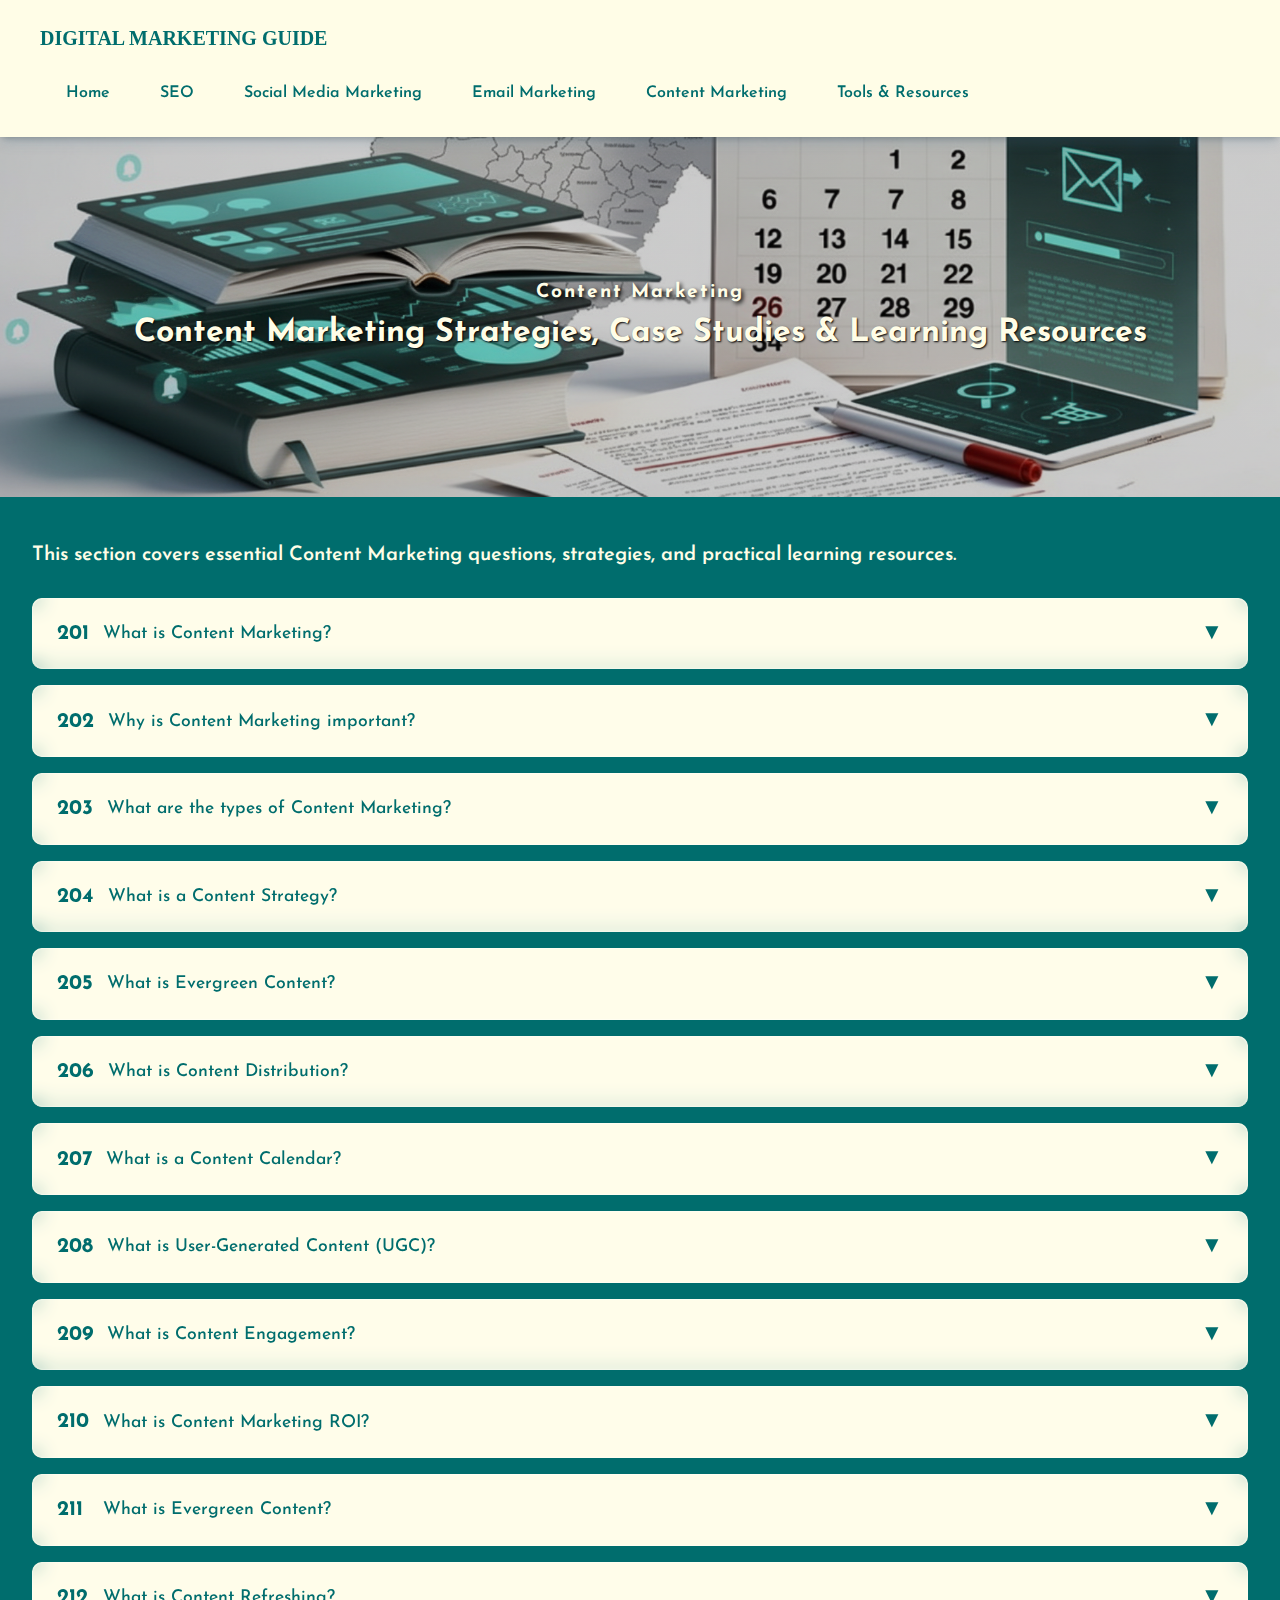
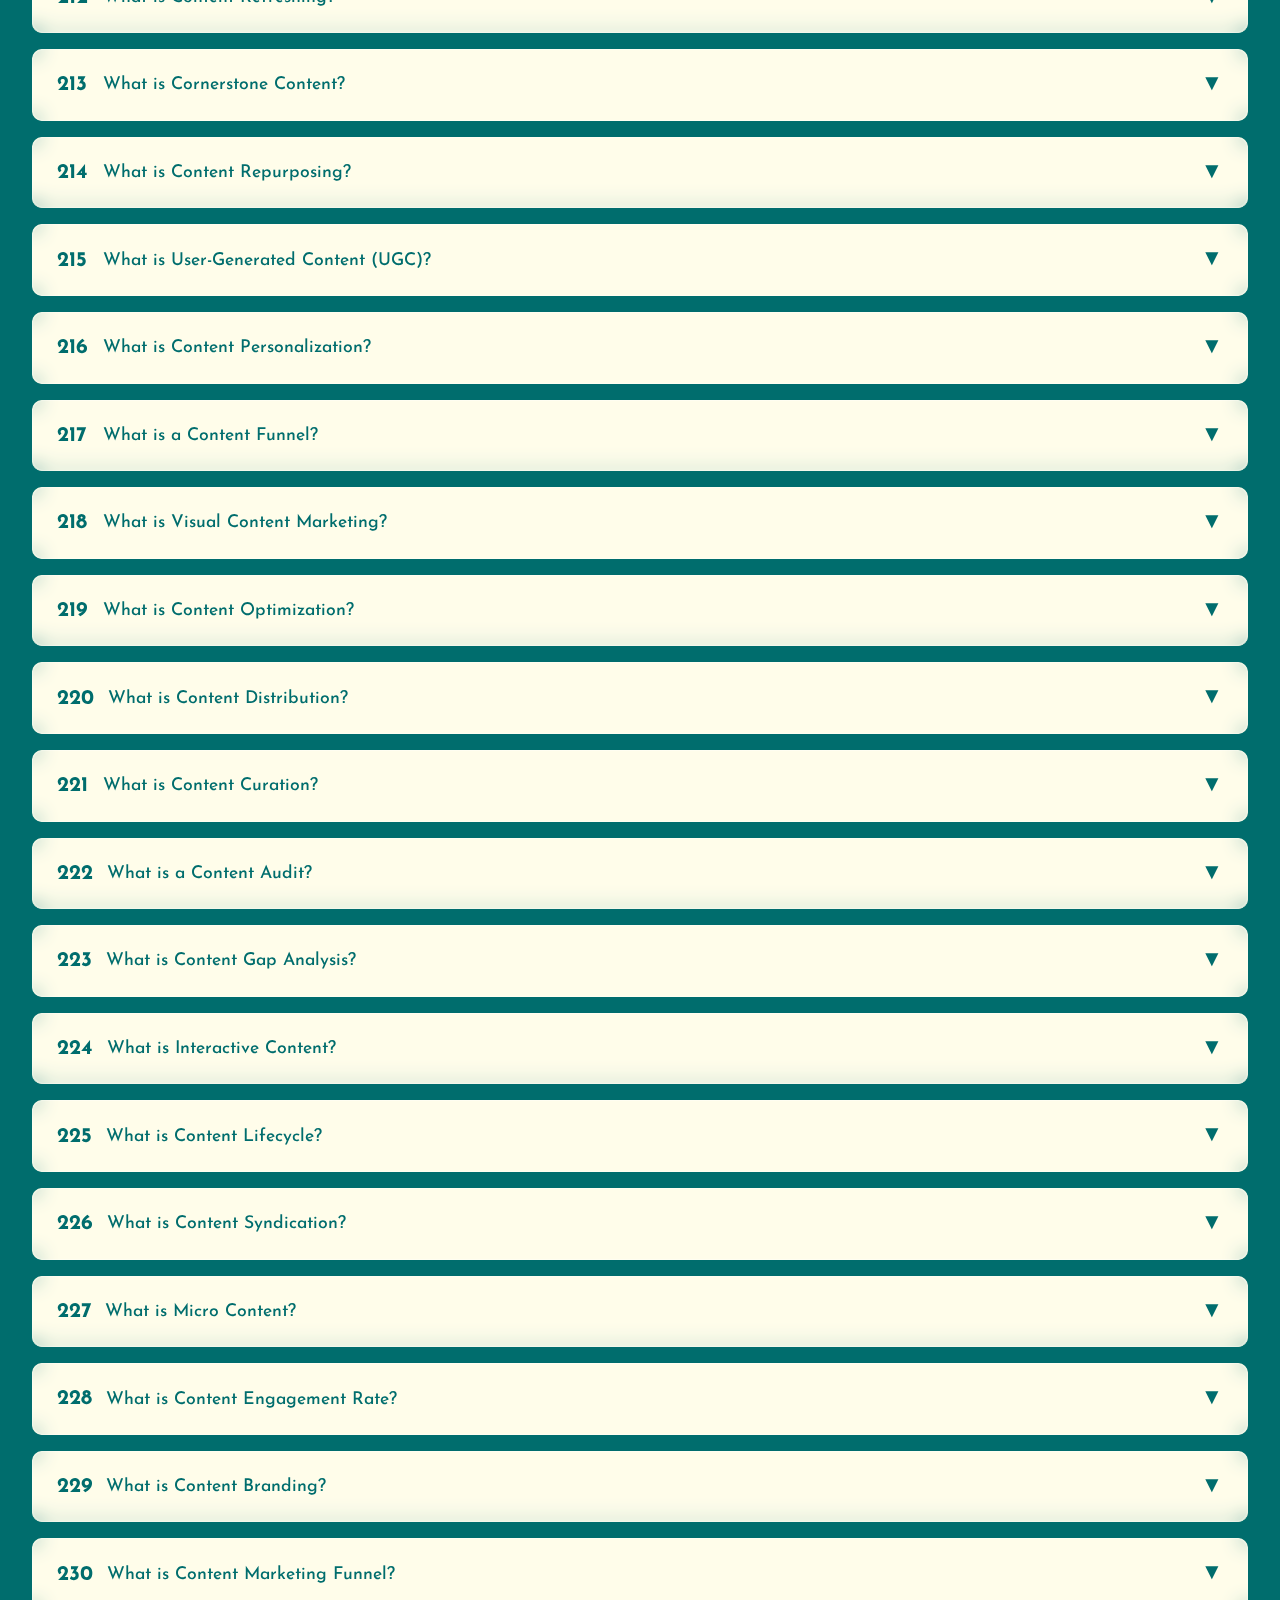
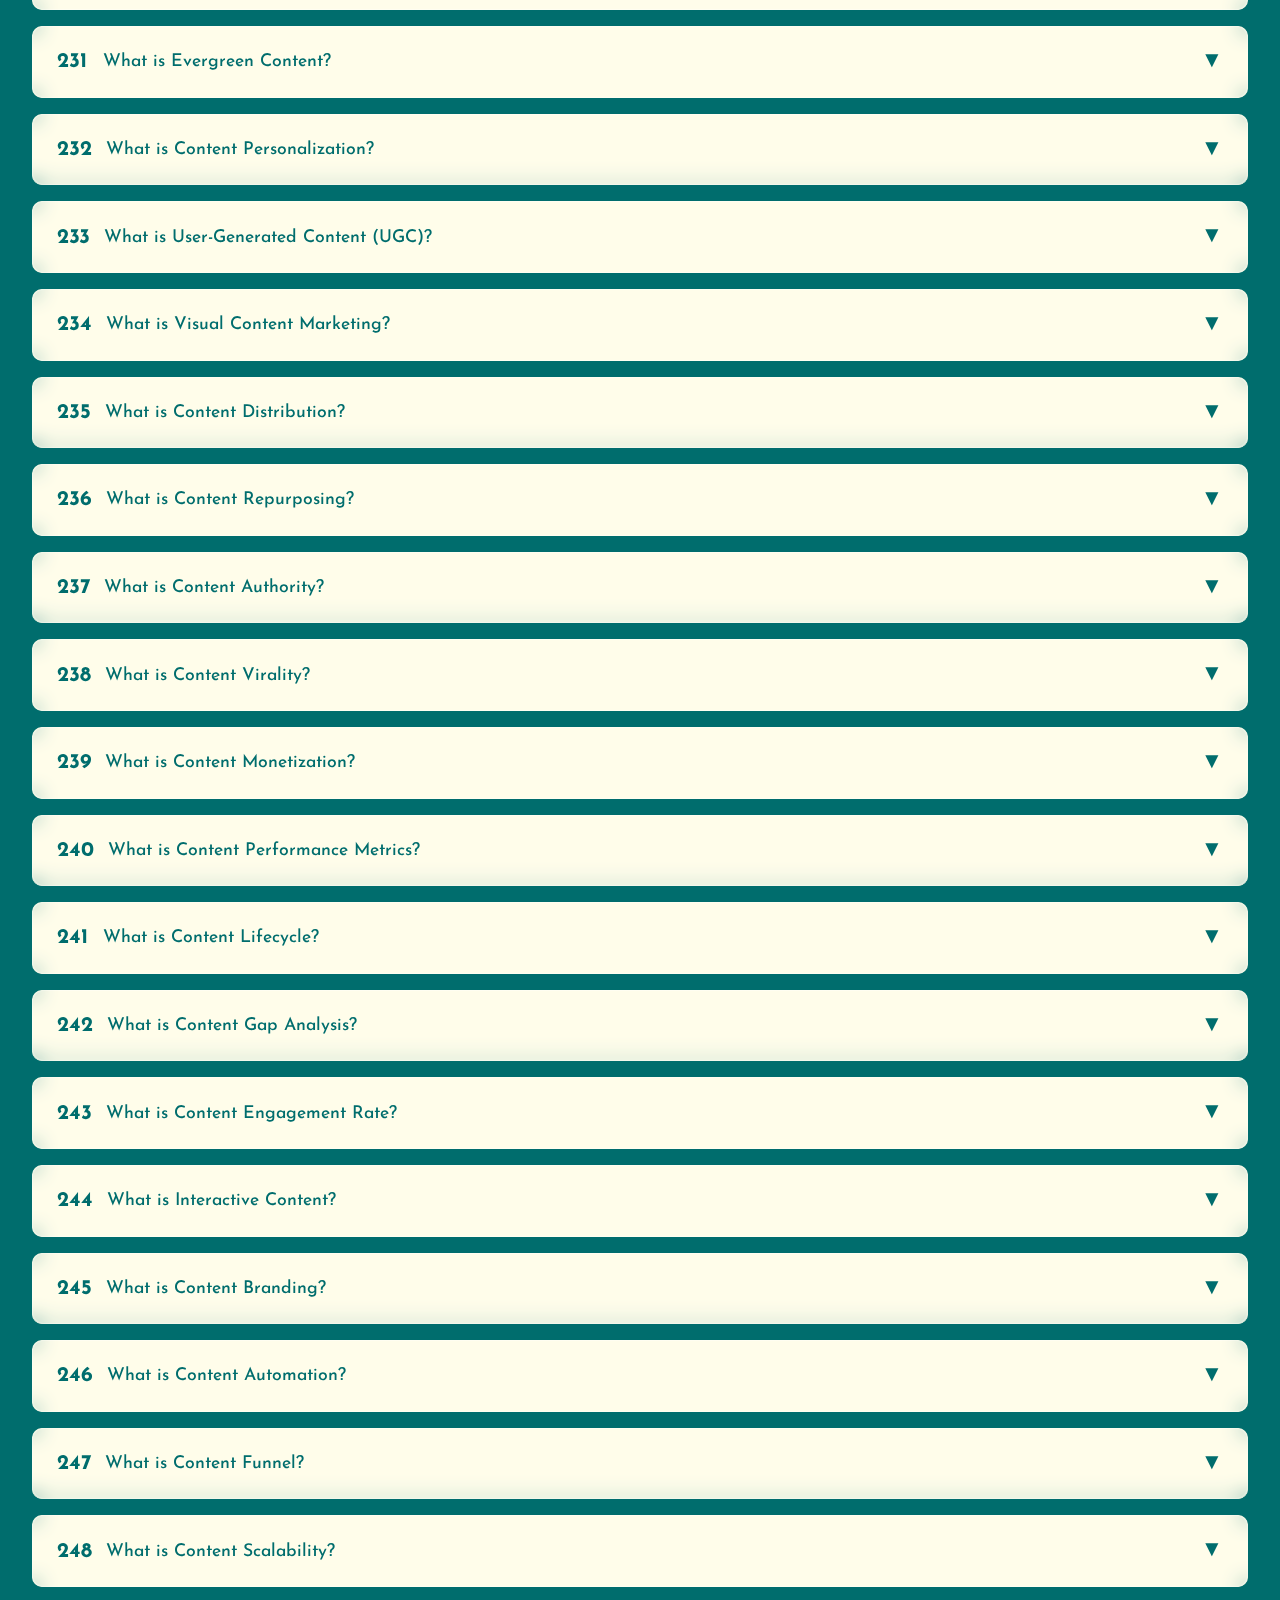
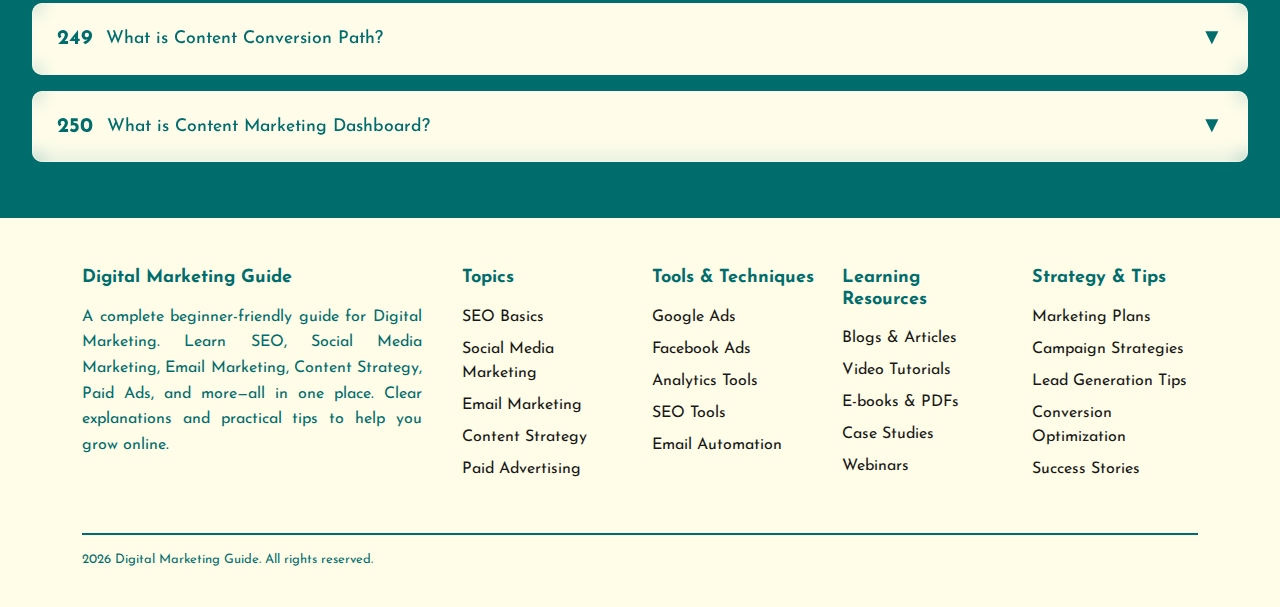
<file: content.html>
<!DOCTYPE html>
<html lang="en">

<head>
    <meta charset="UTF-8">
    <meta name="viewport" content="width=device-width, initial-scale=1.0">

    <title>Top Digital Marketing Interview Questions & Answers | Complete Marketing Guide</title>

    <meta name="description"
        content="Master Digital Marketing with top interview questions, expert answers, and practical strategies on SEO, Social Media, Email Marketing, Content Marketing, PPC, and Marketing Tools." />

    <meta name="keywords"
        content="Digital Marketing interview questions, SEO questions, Social Media Marketing interview, Email Marketing strategies, Content Marketing Q&A, PPC interview questions, Marketing tools, Digital Marketing certification preparation" />

    <meta name="author" content="Digital Marketing Guide">
    <meta name="robots" content="index, follow">

    <!-- Open Graph Meta Tags -->
    <meta property="og:title" content="Digital Marketing Questions & Answers | Complete Marketing Guide">
    <meta property="og:description"
        content="Explore Digital Marketing questions and answers covering SEO, Social Media Marketing, Email Marketing, Content Marketing, PPC, and Marketing Tools. Perfect for beginners to advanced learners.">
    <meta property="og:type" content="website">
    <meta property="og:url" content="https://digitalmarketinguide.netlify.app/">
    <meta property="og:image" content="https://digitalmarketinguide.netlify.app/asset/img/digital-marketing-banner.png">
    <!-- Replace image -->
    <meta property="og:site_name" content="Digital Marketing Guide">

    <!-- Twitter Card Meta Tags -->
    <meta name="twitter:card" content="summary_large_image">
    <meta name="twitter:title" content="Digital Marketing Questions & Answers | Complete Marketing Guide">
    <meta name="twitter:description"
        content="Master Digital Marketing with expert questions, answers, and strategies on SEO, Social Media, Email Marketing, Content Marketing, PPC, and Automation Tools.">
    <meta name="twitter:image"
        content="https://digitalmarketinguide.netlify.app/asset/img/digital-marketing-banner.png">
    <!-- Replace image -->
    <meta name="twitter:site" content="@DigitalMktGuide">

    <!-- Additional Advanced SEO -->
    <meta name="google-site-verification" content="YOUR_GOOGLE_VERIFICATION_CODE">
    <meta name="application-name" content="Digital Marketing Guide 2026">
    <meta name="msapplication-TileColor" content="#006D6D">
    <meta name="theme-color" content="#006D6D">
    <meta name="theme-color" content="#FFFDE7">
    <link rel="canonical" href="https://digitalmarketinguide.netlify.app/"> <!-- -->

    <!-- Hreflang for Bilingual Targeting (Tamil Nadu Focus) -->
    <link rel="alternate" hreflang="ta" href="https://digitalmarketinguide.netlify.app/"> <!-- -->
    <link rel="alternate" hreflang="en" href="https://digitalmarketinguide.netlify.app/"> <!-- -->
    
    <!-- Adsense -->
    <meta name="google-adsense-account" content="ca-pub-1684242835147633">

    <!--My css-->
    <link rel="stylesheet" href="asset/css/style.css">
    <link rel="icon" href="assets/img/company-logo.png" type="image/png">

    <!--Google font-->
    <link rel="preconnect" href="https://fonts.googleapis.com">
    <link rel="preconnect" href="https://fonts.gstatic.com" crossorigin>
    <link href="https://fonts.googleapis.com/css2?family=Josefin+Sans:ital,wght@0,100..700;1,100..700&display=swap"
        rel="stylesheet">

    <!--Font Awesome-->
    <link rel="stylesheet" href="https://cdnjs.cloudflare.com/ajax/libs/font-awesome/6.7.1/css/all.min.css"
        integrity="sha512-5Hs3dF2AEPkpNAR7UiOHba+lRSJNeM2ECkwxUIxC1Q/FLycGTbNapWXB4tP889k5T5Ju8fs4b1P5z/iB4nMfSQ=="
        crossorigin="anonymous" referrerpolicy="no-referrer" />

    <!--Bootstrap-->
    <link href="https://cdn.jsdelivr.net/npm/bootstrap@5.3.3/dist/css/bootstrap.min.css" rel="stylesheet"
        integrity="sha384-QWTKZyjpPEjISv5WaRU9OFeRpok6YctnYmDr5pNlyT2bRjXh0JMhjY6hW+ALEwIH" crossorigin="anonymous">

    <!-- Bootstrap Icons -->
    <link rel="stylesheet" href="https://cdn.jsdelivr.net/npm/bootstrap-icons/font/bootstrap-icons.css">

    <!-- AOS CSS -->
    <link href="https://cdn.jsdelivr.net/npm/aos@2.3.4/dist/aos.css" rel="stylesheet">

    <link href="https://fonts.googleapis.com/css2?family=Quicksand:wght@400;600&display=swap" rel="stylesheet" />

<script type="application/ld+json">
{
  "@context": "https://schema.org",
  "@type": "FAQPage",
  "mainEntity": [
    {
      "@type": "Question",
      "name": "What is Digital Marketing?",
      "acceptedAnswer": {
        "@type": "Answer",
        "text": "Digital Marketing is the promotion of products and services using online channels such as search engines, social media, email, and websites."
      }
    },
    {
      "@type": "Question",
      "name": "What are the main types of Digital Marketing?",
      "acceptedAnswer": {
        "@type": "Answer",
        "text": "Major types include SEO, Social Media Marketing, Email Marketing, Content Marketing, PPC Advertising, and Affiliate Marketing."
      }
    }
  ]
}
</script>

<script type="application/ld+json">
{
  "@context": "https://schema.org",
  "@type": "WebSite",
  "name": "Digital Marketing Guide",
  "url": "https://digitalmarketinguide.netlify.app/",
  "potentialAction": {
    "@type": "SearchAction",
    "target": "https://digitalmarketinguide.netlify.app/search?q={search_term_string}",
    "query-input": "required name=search_term_string"
  }
}
</script>

<script type="application/ld+json">
{
  "@context": "https://schema.org",
  "@type": "Event",
  "name": "Digital Marketing Masterclass 2026",
  "startDate": "2026-06-15",
  "eventStatus": "https://schema.org/EventScheduled",
  "eventAttendanceMode": "https://schema.org/OnlineEventAttendanceMode",
  "location": {
    "@type": "VirtualLocation",
    "url": "https://digitalmarketinguide.netlify.app/"
  },
  "description": "Comprehensive Digital Marketing training covering SEO, Social Media, Email Marketing, PPC, and Marketing Automation."
}
</script>
</head>

<body style="background-color: #323232;">

    <!-- NavBar -->
    <nav id="Navbar" class="navbar px-3 px-md-4 py-md-3">

        <div class="website-name text-white">

            <!-- Logo Icon -->
            <div class="logo-img">
                <i class="fa-solid fa-chart-line"></i> <!-- Digital Marketing icon -->
            </div>

            <!-- Website Title -->
            <a href="index.html" style="text-decoration: none;">
                <h2 class="logo-style ps-3">
                    DIGITAL MARKETING GUIDE
                </h2>
            </a>

        </div>

        <!-- Menu Items -->
        <div class="navbar-item">
            <div class="navbar-menu pe-5">
                <ul class="navbar-menu-links text-white">

                    <a href="index.html">
                        <li> Home </li>
                    </a>

                    <a href="seo.html">
                        <li> SEO </li>
                    </a>

                    <a href="social-media.html">
                        <li> Social Media Marketing </li>
                    </a>

                    <a href="email.html">
                        <li> Email Marketing </li>
                    </a>

                    <a href="content.html">
                        <li> Content Marketing </li>
                    </a>

                    <a href="tools.html">
                        <li> Tools & Resources </li>
                    </a>

                </ul>
            </div>
        </div>

        <!-- Mobile Toggle -->
        <div class="navbar-menu-toggle" onclick="shownavbar()">
            <i class="bi bi-list"></i>
        </div>

    </nav>

    <!-- Side Navbar -->
    <aside class="side-navbar">

        <!-- Close Icon -->
        <p class="cross-symbol" onclick="closenavbar()">
            <i class="fa fa-times" aria-hidden="true"></i>
        </p>

        <div class="side-navbar-links">

            <!-- Home -->
            <p class="side-navbar-link">
                <i class="fas fa-home"></i>
                <a href="index.html"> Home </a>
            </p>

            <!-- SEO -->
            <p class="side-navbar-link">
                <i class="fa-solid fa-magnifying-glass"></i>
                <a href="seo.html"> SEO </a>
            </p>

            <!-- Social Media Marketing -->
            <p class="side-navbar-link">
                <i class="fa-brands fa-facebook"></i>
                <a href="social-media.html"> Social Media Marketing </a>
            </p>

            <!-- Email Marketing -->
            <p class="side-navbar-link">
                <i class="fa-solid fa-envelope"></i>
                <a href="email.html"> Email Marketing </a>
            </p>

            <!-- Content Marketing -->
            <p class="side-navbar-link">
                <i class="fa-solid fa-pen-nib"></i>
                <a href="content.html"> Content Marketing </a>
            </p>

            <!-- Tools & Resources -->
            <p class="side-navbar-link">
                <i class="fa-solid fa-toolbox"></i>
                <a href="tools.html"> Tools & Resources </a>
            </p>

        </div>

    </aside>

    <!-- Page Header -->
    <section class="page-header px-3">
        <div class="page-header-content">
            <h4>Content Marketing</h4>
            <h1>Content Marketing Strategies, Case Studies & Learning Resources</h1>
        </div>
    </section>

    <!-- Question & Answer -->
    <div class="react-interview-question">
        <div class="container">

            <h3 class="header-title">
                This section covers essential Content Marketing questions, strategies, and practical learning resources.
            </h3>

            <!-- Question 201 -->
            <div class="question-card">
                <div class="question-header" data-bs-toggle="collapse" data-bs-target="#ans201">
                    <span class="question-number">201</span>
                    <h2 class="question-text">What is Content Marketing?</h2>
                    <span class="toggle-icon">▼</span>
                </div>
                <div class="answer-body collapse" id="ans201">
                    <p><strong>Answer:</strong></p>
                    <ul>
                        <li>A strategy focused on creating valuable content.</li>
                        <li>Attracts and engages target audiences.</li>
                        <li>Drives profitable customer actions.</li>
                    </ul>
                </div>
            </div>

            <!-- Question 202 -->
            <div class="question-card">
                <div class="question-header" data-bs-toggle="collapse" data-bs-target="#ans202">
                    <span class="question-number">202</span>
                    <h2 class="question-text">Why is Content Marketing important?</h2>
                    <span class="toggle-icon">▼</span>
                </div>
                <div class="answer-body collapse" id="ans202">
                    <p><strong>Answer:</strong></p>
                    <ul>
                        <li>Builds brand authority.</li>
                        <li>Improves SEO rankings.</li>
                        <li>Generates leads and conversions.</li>
                    </ul>
                </div>
            </div>

            <!-- Question 203 -->
            <div class="question-card">
                <div class="question-header" data-bs-toggle="collapse" data-bs-target="#ans203">
                    <span class="question-number">203</span>
                    <h2 class="question-text">What are the types of Content Marketing?</h2>
                    <span class="toggle-icon">▼</span>
                </div>
                <div class="answer-body collapse" id="ans203">
                    <p><strong>Answer:</strong></p>
                    <ul>
                        <li>Blogs and articles.</li>
                        <li>Videos and infographics.</li>
                        <li>Podcasts and ebooks.</li>
                    </ul>
                </div>
            </div>

            <!-- Question 204 -->
            <div class="question-card">
                <div class="question-header" data-bs-toggle="collapse" data-bs-target="#ans204">
                    <span class="question-number">204</span>
                    <h2 class="question-text">What is a Content Strategy?</h2>
                    <span class="toggle-icon">▼</span>
                </div>
                <div class="answer-body collapse" id="ans204">
                    <p><strong>Answer:</strong></p>
                    <ul>
                        <li>A plan for content creation.</li>
                        <li>Aligns with business goals.</li>
                        <li>Defines audience and channels.</li>
                    </ul>
                </div>
            </div>

            <!-- Question 205 -->
            <div class="question-card">
                <div class="question-header" data-bs-toggle="collapse" data-bs-target="#ans205">
                    <span class="question-number">205</span>
                    <h2 class="question-text">What is Evergreen Content?</h2>
                    <span class="toggle-icon">▼</span>
                </div>
                <div class="answer-body collapse" id="ans205">
                    <p><strong>Answer:</strong></p>
                    <ul>
                        <li>Content that stays relevant long-term.</li>
                        <li>Drives continuous traffic.</li>
                        <li>Examples include guides and tutorials.</li>
                    </ul>
                </div>
            </div>

            <!-- Question 206 -->
            <div class="question-card">
                <div class="question-header" data-bs-toggle="collapse" data-bs-target="#ans206">
                    <span class="question-number">206</span>
                    <h2 class="question-text">What is Content Distribution?</h2>
                    <span class="toggle-icon">▼</span>
                </div>
                <div class="answer-body collapse" id="ans206">
                    <p><strong>Answer:</strong></p>
                    <ul>
                        <li>Sharing content across channels.</li>
                        <li>Includes social, email, and websites.</li>
                        <li>Expands audience reach.</li>
                    </ul>
                </div>
            </div>

            <!-- Question 207 -->
            <div class="question-card">
                <div class="question-header" data-bs-toggle="collapse" data-bs-target="#ans207">
                    <span class="question-number">207</span>
                    <h2 class="question-text">What is a Content Calendar?</h2>
                    <span class="toggle-icon">▼</span>
                </div>
                <div class="answer-body collapse" id="ans207">
                    <p><strong>Answer:</strong></p>
                    <ul>
                        <li>A content publishing schedule.</li>
                        <li>Plans topics and dates.</li>
                        <li>Ensures consistent posting.</li>
                    </ul>
                </div>
            </div>

            <!-- Question 208 -->
            <div class="question-card">
                <div class="question-header" data-bs-toggle="collapse" data-bs-target="#ans208">
                    <span class="question-number">208</span>
                    <h2 class="question-text">What is User-Generated Content (UGC)?</h2>
                    <span class="toggle-icon">▼</span>
                </div>
                <div class="answer-body collapse" id="ans208">
                    <p><strong>Answer:</strong></p>
                    <ul>
                        <li>Content created by customers.</li>
                        <li>Includes reviews and testimonials.</li>
                        <li>Builds trust and authenticity.</li>
                    </ul>
                </div>
            </div>

            <!-- Question 209 -->
            <div class="question-card">
                <div class="question-header" data-bs-toggle="collapse" data-bs-target="#ans209">
                    <span class="question-number">209</span>
                    <h2 class="question-text">What is Content Engagement?</h2>
                    <span class="toggle-icon">▼</span>
                </div>
                <div class="answer-body collapse" id="ans209">
                    <p><strong>Answer:</strong></p>
                    <ul>
                        <li>User interaction with content.</li>
                        <li>Includes likes, shares, comments.</li>
                        <li>Measures content effectiveness.</li>
                    </ul>
                </div>
            </div>

            <!-- Question 210 -->
            <div class="question-card">
                <div class="question-header" data-bs-toggle="collapse" data-bs-target="#ans210">
                    <span class="question-number">210</span>
                    <h2 class="question-text">What is Content Marketing ROI?</h2>
                    <span class="toggle-icon">▼</span>
                </div>
                <div class="answer-body collapse" id="ans210">
                    <p><strong>Answer:</strong></p>
                    <ul>
                        <li>Return on content investment.</li>
                        <li>Measures revenue vs cost.</li>
                        <li>Evaluates campaign success.</li>
                    </ul>
                </div>
            </div>

            <!-- Question 211 -->
            <div class="question-card">
                <div class="question-header" data-bs-toggle="collapse" data-bs-target="#ans211">
                    <span class="question-number">211</span>
                    <h2 class="question-text">What is Evergreen Content?</h2>
                    <span class="toggle-icon">▼</span>
                </div>
                <div class="answer-body collapse" id="ans211">
                    <p><strong>Answer:</strong></p>
                    <ul>
                        <li>Content that stays relevant long-term.</li>
                        <li>Drives consistent traffic.</li>
                        <li>Examples: Guides, tutorials.</li>
                    </ul>
                </div>
            </div>

            <!-- Question 212 -->
            <div class="question-card">
                <div class="question-header" data-bs-toggle="collapse" data-bs-target="#ans212">
                    <span class="question-number">212</span>
                    <h2 class="question-text">What is Content Refreshing?</h2>
                    <span class="toggle-icon">▼</span>
                </div>
                <div class="answer-body collapse" id="ans212">
                    <p><strong>Answer:</strong></p>
                    <ul>
                        <li>Updating old content.</li>
                        <li>Adds new data and keywords.</li>
                        <li>Improves SEO performance.</li>
                    </ul>
                </div>
            </div>

            <!-- Question 213 -->
            <div class="question-card">
                <div class="question-header" data-bs-toggle="collapse" data-bs-target="#ans213">
                    <span class="question-number">213</span>
                    <h2 class="question-text">What is Cornerstone Content?</h2>
                    <span class="toggle-icon">▼</span>
                </div>
                <div class="answer-body collapse" id="ans213">
                    <p><strong>Answer:</strong></p>
                    <ul>
                        <li>Main website content.</li>
                        <li>Covers core topics deeply.</li>
                        <li>Supports internal linking.</li>
                    </ul>
                </div>
            </div>

            <!-- Question 214 -->
            <div class="question-card">
                <div class="question-header" data-bs-toggle="collapse" data-bs-target="#ans214">
                    <span class="question-number">214</span>
                    <h2 class="question-text">What is Content Repurposing?</h2>
                    <span class="toggle-icon">▼</span>
                </div>
                <div class="answer-body collapse" id="ans214">
                    <p><strong>Answer:</strong></p>
                    <ul>
                        <li>Reusing existing content.</li>
                        <li>Converts into new formats.</li>
                        <li>Expands audience reach.</li>
                    </ul>
                </div>
            </div>

            <!-- Question 215 -->
            <div class="question-card">
                <div class="question-header" data-bs-toggle="collapse" data-bs-target="#ans215">
                    <span class="question-number">215</span>
                    <h2 class="question-text">What is User-Generated Content (UGC)?</h2>
                    <span class="toggle-icon">▼</span>
                </div>
                <div class="answer-body collapse" id="ans215">
                    <p><strong>Answer:</strong></p>
                    <ul>
                        <li>Content created by users.</li>
                        <li>Includes reviews and posts.</li>
                        <li>Builds brand trust.</li>
                    </ul>
                </div>
            </div>

            <!-- Question 216 -->
            <div class="question-card">
                <div class="question-header" data-bs-toggle="collapse" data-bs-target="#ans216">
                    <span class="question-number">216</span>
                    <h2 class="question-text">What is Content Personalization?</h2>
                    <span class="toggle-icon">▼</span>
                </div>
                <div class="answer-body collapse" id="ans216">
                    <p><strong>Answer:</strong></p>
                    <ul>
                        <li>Customized content delivery.</li>
                        <li>Based on user behavior.</li>
                        <li>Improves engagement.</li>
                    </ul>
                </div>
            </div>

            <!-- Question 217 -->
            <div class="question-card">
                <div class="question-header" data-bs-toggle="collapse" data-bs-target="#ans217">
                    <span class="question-number">217</span>
                    <h2 class="question-text">What is a Content Funnel?</h2>
                    <span class="toggle-icon">▼</span>
                </div>
                <div class="answer-body collapse" id="ans217">
                    <p><strong>Answer:</strong></p>
                    <ul>
                        <li>Content mapped to buyer stages.</li>
                        <li>Awareness to conversion.</li>
                        <li>Guides customer journey.</li>
                    </ul>
                </div>
            </div>

            <!-- Question 218 -->
            <div class="question-card">
                <div class="question-header" data-bs-toggle="collapse" data-bs-target="#ans218">
                    <span class="question-number">218</span>
                    <h2 class="question-text">What is Visual Content Marketing?</h2>
                    <span class="toggle-icon">▼</span>
                </div>
                <div class="answer-body collapse" id="ans218">
                    <p><strong>Answer:</strong></p>
                    <ul>
                        <li>Uses images and videos.</li>
                        <li>Improves engagement.</li>
                        <li>Boosts shareability.</li>
                    </ul>
                </div>
            </div>

            <!-- Question 219 -->
            <div class="question-card">
                <div class="question-header" data-bs-toggle="collapse" data-bs-target="#ans219">
                    <span class="question-number">219</span>
                    <h2 class="question-text">What is Content Optimization?</h2>
                    <span class="toggle-icon">▼</span>
                </div>
                <div class="answer-body collapse" id="ans219">
                    <p><strong>Answer:</strong></p>
                    <ul>
                        <li>Improving content quality.</li>
                        <li>Uses SEO techniques.</li>
                        <li>Enhances visibility.</li>
                    </ul>
                </div>
            </div>

            <!-- Question 220 -->
            <div class="question-card">
                <div class="question-header" data-bs-toggle="collapse" data-bs-target="#ans220">
                    <span class="question-number">220</span>
                    <h2 class="question-text">What is Content Distribution?</h2>
                    <span class="toggle-icon">▼</span>
                </div>
                <div class="answer-body collapse" id="ans220">
                    <p><strong>Answer:</strong></p>
                    <ul>
                        <li>Sharing content across platforms.</li>
                        <li>Includes social and email.</li>
                        <li>Maximizes reach.</li>
                    </ul>
                </div>
            </div>

            <!-- Question 221 -->
            <div class="question-card">
                <div class="question-header" data-bs-toggle="collapse" data-bs-target="#ans221">
                    <span class="question-number">221</span>
                    <h2 class="question-text">What is Content Curation?</h2>
                    <span class="toggle-icon">▼</span>
                </div>
                <div class="answer-body collapse" id="ans221">
                    <p><strong>Answer:</strong></p>
                    <ul>
                        <li>Collecting relevant content.</li>
                        <li>Sharing from trusted sources.</li>
                        <li>Adds value to audience.</li>
                    </ul>
                </div>
            </div>

            <!-- Question 222 -->
            <div class="question-card">
                <div class="question-header" data-bs-toggle="collapse" data-bs-target="#ans222">
                    <span class="question-number">222</span>
                    <h2 class="question-text">What is a Content Audit?</h2>
                    <span class="toggle-icon">▼</span>
                </div>
                <div class="answer-body collapse" id="ans222">
                    <p><strong>Answer:</strong></p>
                    <ul>
                        <li>Reviewing existing content.</li>
                        <li>Analyzes performance.</li>
                        <li>Identifies improvement areas.</li>
                    </ul>
                </div>
            </div>

            <!-- Question 223 -->
            <div class="question-card">
                <div class="question-header" data-bs-toggle="collapse" data-bs-target="#ans223">
                    <span class="question-number">223</span>
                    <h2 class="question-text">What is Content Gap Analysis?</h2>
                    <span class="toggle-icon">▼</span>
                </div>
                <div class="answer-body collapse" id="ans223">
                    <p><strong>Answer:</strong></p>
                    <ul>
                        <li>Finding missing topics.</li>
                        <li>Compares competitor content.</li>
                        <li>Improves strategy planning.</li>
                    </ul>
                </div>
            </div>

            <!-- Question 224 -->
            <div class="question-card">
                <div class="question-header" data-bs-toggle="collapse" data-bs-target="#ans224">
                    <span class="question-number">224</span>
                    <h2 class="question-text">What is Interactive Content?</h2>
                    <span class="toggle-icon">▼</span>
                </div>
                <div class="answer-body collapse" id="ans224">
                    <p><strong>Answer:</strong></p>
                    <ul>
                        <li>Engages user participation.</li>
                        <li>Examples: Quizzes, polls.</li>
                        <li>Boosts engagement rates.</li>
                    </ul>
                </div>
            </div>

            <!-- Question 225 -->
            <div class="question-card">
                <div class="question-header" data-bs-toggle="collapse" data-bs-target="#ans225">
                    <span class="question-number">225</span>
                    <h2 class="question-text">What is Content Lifecycle?</h2>
                    <span class="toggle-icon">▼</span>
                </div>
                <div class="answer-body collapse" id="ans225">
                    <p><strong>Answer:</strong></p>
                    <ul>
                        <li>Stages of content existence.</li>
                        <li>Creation to updating.</li>
                        <li>Ends with archiving.</li>
                    </ul>
                </div>
            </div>

            <!-- Question 226 -->
            <div class="question-card">
                <div class="question-header" data-bs-toggle="collapse" data-bs-target="#ans226">
                    <span class="question-number">226</span>
                    <h2 class="question-text">What is Content Syndication?</h2>
                    <span class="toggle-icon">▼</span>
                </div>
                <div class="answer-body collapse" id="ans226">
                    <p><strong>Answer:</strong></p>
                    <ul>
                        <li>Republishing content elsewhere.</li>
                        <li>Expands audience reach.</li>
                        <li>Drives referral traffic.</li>
                    </ul>
                </div>
            </div>

            <!-- Question 227 -->
            <div class="question-card">
                <div class="question-header" data-bs-toggle="collapse" data-bs-target="#ans227">
                    <span class="question-number">227</span>
                    <h2 class="question-text">What is Micro Content?</h2>
                    <span class="toggle-icon">▼</span>
                </div>
                <div class="answer-body collapse" id="ans227">
                    <p><strong>Answer:</strong></p>
                    <ul>
                        <li>Short-form content pieces.</li>
                        <li>Examples: Tweets, reels.</li>
                        <li>Quick audience engagement.</li>
                    </ul>
                </div>
            </div>

            <!-- Question 228 -->
            <div class="question-card">
                <div class="question-header" data-bs-toggle="collapse" data-bs-target="#ans228">
                    <span class="question-number">228</span>
                    <h2 class="question-text">What is Content Engagement Rate?</h2>
                    <span class="toggle-icon">▼</span>
                </div>
                <div class="answer-body collapse" id="ans228">
                    <p><strong>Answer:</strong></p>
                    <ul>
                        <li>Measures user interaction.</li>
                        <li>Includes likes, shares.</li>
                        <li>Shows content effectiveness.</li>
                    </ul>
                </div>
            </div>

            <!-- Question 229 -->
            <div class="question-card">
                <div class="question-header" data-bs-toggle="collapse" data-bs-target="#ans229">
                    <span class="question-number">229</span>
                    <h2 class="question-text">What is Content Branding?</h2>
                    <span class="toggle-icon">▼</span>
                </div>
                <div class="answer-body collapse" id="ans229">
                    <p><strong>Answer:</strong></p>
                    <ul>
                        <li>Aligning content with brand.</li>
                        <li>Maintains brand voice.</li>
                        <li>Builds recognition.</li>
                    </ul>
                </div>
            </div>

            <!-- Question 230 -->
            <div class="question-card">
                <div class="question-header" data-bs-toggle="collapse" data-bs-target="#ans230">
                    <span class="question-number">230</span>
                    <h2 class="question-text">What is Content Marketing Funnel?</h2>
                    <span class="toggle-icon">▼</span>
                </div>
                <div class="answer-body collapse" id="ans230">
                    <p><strong>Answer:</strong></p>
                    <ul>
                        <li>Content for each buyer stage.</li>
                        <li>Awareness to purchase.</li>
                        <li>Improves conversions.</li>
                    </ul>
                </div>
            </div>

            <!-- Question 231 -->
            <div class="question-card">
                <div class="question-header" data-bs-toggle="collapse" data-bs-target="#ans231">
                    <span class="question-number">231</span>
                    <h2 class="question-text">What is Evergreen Content?</h2>
                    <span class="toggle-icon">▼</span>
                </div>
                <div class="answer-body collapse" id="ans231">
                    <p><strong>Answer:</strong></p>
                    <ul>
                        <li>Content that stays relevant.</li>
                        <li>Drives long-term traffic.</li>
                        <li>Requires minimal updates.</li>
                    </ul>
                </div>
            </div>

            <!-- Question 232 -->
            <div class="question-card">
                <div class="question-header" data-bs-toggle="collapse" data-bs-target="#ans232">
                    <span class="question-number">232</span>
                    <h2 class="question-text">What is Content Personalization?</h2>
                    <span class="toggle-icon">▼</span>
                </div>
                <div class="answer-body collapse" id="ans232">
                    <p><strong>Answer:</strong></p>
                    <ul>
                        <li>Customizing content for users.</li>
                        <li>Based on behavior/data.</li>
                        <li>Improves engagement.</li>
                    </ul>
                </div>
            </div>

            <!-- Question 233 -->
            <div class="question-card">
                <div class="question-header" data-bs-toggle="collapse" data-bs-target="#ans233">
                    <span class="question-number">233</span>
                    <h2 class="question-text">What is User-Generated Content (UGC)?</h2>
                    <span class="toggle-icon">▼</span>
                </div>
                <div class="answer-body collapse" id="ans233">
                    <p><strong>Answer:</strong></p>
                    <ul>
                        <li>Content created by users.</li>
                        <li>Includes reviews, posts.</li>
                        <li>Builds brand trust.</li>
                    </ul>
                </div>
            </div>

            <!-- Question 234 -->
            <div class="question-card">
                <div class="question-header" data-bs-toggle="collapse" data-bs-target="#ans234">
                    <span class="question-number">234</span>
                    <h2 class="question-text">What is Visual Content Marketing?</h2>
                    <span class="toggle-icon">▼</span>
                </div>
                <div class="answer-body collapse" id="ans234">
                    <p><strong>Answer:</strong></p>
                    <ul>
                        <li>Uses images/videos.</li>
                        <li>Improves content appeal.</li>
                        <li>Boosts engagement.</li>
                    </ul>
                </div>
            </div>

            <!-- Question 235 -->
            <div class="question-card">
                <div class="question-header" data-bs-toggle="collapse" data-bs-target="#ans235">
                    <span class="question-number">235</span>
                    <h2 class="question-text">What is Content Distribution?</h2>
                    <span class="toggle-icon">▼</span>
                </div>
                <div class="answer-body collapse" id="ans235">
                    <p><strong>Answer:</strong></p>
                    <ul>
                        <li>Sharing content across channels.</li>
                        <li>Includes social, email.</li>
                        <li>Expands audience reach.</li>
                    </ul>
                </div>
            </div>

            <!-- Question 236 -->
            <div class="question-card">
                <div class="question-header" data-bs-toggle="collapse" data-bs-target="#ans236">
                    <span class="question-number">236</span>
                    <h2 class="question-text">What is Content Repurposing?</h2>
                    <span class="toggle-icon">▼</span>
                </div>
                <div class="answer-body collapse" id="ans236">
                    <p><strong>Answer:</strong></p>
                    <ul>
                        <li>Reusing existing content.</li>
                        <li>Convert blogs to videos.</li>
                        <li>Saves time/resources.</li>
                    </ul>
                </div>
            </div>

            <!-- Question 237 -->
            <div class="question-card">
                <div class="question-header" data-bs-toggle="collapse" data-bs-target="#ans237">
                    <span class="question-number">237</span>
                    <h2 class="question-text">What is Content Authority?</h2>
                    <span class="toggle-icon">▼</span>
                </div>
                <div class="answer-body collapse" id="ans237">
                    <p><strong>Answer:</strong></p>
                    <ul>
                        <li>Trust level of content.</li>
                        <li>Built through expertise.</li>
                        <li>Improves SEO ranking.</li>
                    </ul>
                </div>
            </div>

            <!-- Question 238 -->
            <div class="question-card">
                <div class="question-header" data-bs-toggle="collapse" data-bs-target="#ans238">
                    <span class="question-number">238</span>
                    <h2 class="question-text">What is Content Virality?</h2>
                    <span class="toggle-icon">▼</span>
                </div>
                <div class="answer-body collapse" id="ans238">
                    <p><strong>Answer:</strong></p>
                    <ul>
                        <li>Rapid content sharing.</li>
                        <li>Spreads across platforms.</li>
                        <li>Drives massive reach.</li>
                    </ul>
                </div>
            </div>

            <!-- Question 239 -->
            <div class="question-card">
                <div class="question-header" data-bs-toggle="collapse" data-bs-target="#ans239">
                    <span class="question-number">239</span>
                    <h2 class="question-text">What is Content Monetization?</h2>
                    <span class="toggle-icon">▼</span>
                </div>
                <div class="answer-body collapse" id="ans239">
                    <p><strong>Answer:</strong></p>
                    <ul>
                        <li>Earning from content.</li>
                        <li>Ads, sponsorships.</li>
                        <li>Affiliate marketing.</li>
                    </ul>
                </div>
            </div>

            <!-- Question 240 -->
            <div class="question-card">
                <div class="question-header" data-bs-toggle="collapse" data-bs-target="#ans240">
                    <span class="question-number">240</span>
                    <h2 class="question-text">What is Content Performance Metrics?</h2>
                    <span class="toggle-icon">▼</span>
                </div>
                <div class="answer-body collapse" id="ans240">
                    <p><strong>Answer:</strong></p>
                    <ul>
                        <li>Measures content success.</li>
                        <li>Traffic, engagement, leads.</li>
                        <li>Helps strategy optimization.</li>
                    </ul>
                </div>
            </div>

            <!-- Question 241 -->
            <div class="question-card">
                <div class="question-header" data-bs-toggle="collapse" data-bs-target="#ans241">
                    <span class="question-number">241</span>
                    <h2 class="question-text">What is Content Lifecycle?</h2>
                    <span class="toggle-icon">▼</span>
                </div>
                <div class="answer-body collapse" id="ans241">
                    <p><strong>Answer:</strong></p>
                    <ul>
                        <li>Stages of content creation.</li>
                        <li>Planning to distribution.</li>
                        <li>Ends with analysis.</li>
                    </ul>
                </div>
            </div>

            <!-- Question 242 -->
            <div class="question-card">
                <div class="question-header" data-bs-toggle="collapse" data-bs-target="#ans242">
                    <span class="question-number">242</span>
                    <h2 class="question-text">What is Content Gap Analysis?</h2>
                    <span class="toggle-icon">▼</span>
                </div>
                <div class="answer-body collapse" id="ans242">
                    <p><strong>Answer:</strong></p>
                    <ul>
                        <li>Identifies missing topics.</li>
                        <li>Analyzes competitor content.</li>
                        <li>Improves strategy.</li>
                    </ul>
                </div>
            </div>

            <!-- Question 243 -->
            <div class="question-card">
                <div class="question-header" data-bs-toggle="collapse" data-bs-target="#ans243">
                    <span class="question-number">243</span>
                    <h2 class="question-text">What is Content Engagement Rate?</h2>
                    <span class="toggle-icon">▼</span>
                </div>
                <div class="answer-body collapse" id="ans243">
                    <p><strong>Answer:</strong></p>
                    <ul>
                        <li>Measures audience interaction.</li>
                        <li>Likes, shares, comments.</li>
                        <li>Shows content effectiveness.</li>
                    </ul>
                </div>
            </div>

            <!-- Question 244 -->
            <div class="question-card">
                <div class="question-header" data-bs-toggle="collapse" data-bs-target="#ans244">
                    <span class="question-number">244</span>
                    <h2 class="question-text">What is Interactive Content?</h2>
                    <span class="toggle-icon">▼</span>
                </div>
                <div class="answer-body collapse" id="ans244">
                    <p><strong>Answer:</strong></p>
                    <ul>
                        <li>Engages users actively.</li>
                        <li>Quizzes, polls, calculators.</li>
                        <li>Boosts retention.</li>
                    </ul>
                </div>
            </div>

            <!-- Question 245 -->
            <div class="question-card">
                <div class="question-header" data-bs-toggle="collapse" data-bs-target="#ans245">
                    <span class="question-number">245</span>
                    <h2 class="question-text">What is Content Branding?</h2>
                    <span class="toggle-icon">▼</span>
                </div>
                <div class="answer-body collapse" id="ans245">
                    <p><strong>Answer:</strong></p>
                    <ul>
                        <li>Aligning content with brand.</li>
                        <li>Maintains brand voice.</li>
                        <li>Builds recognition.</li>
                    </ul>
                </div>
            </div>

            <!-- Question 246 -->
            <div class="question-card">
                <div class="question-header" data-bs-toggle="collapse" data-bs-target="#ans246">
                    <span class="question-number">246</span>
                    <h2 class="question-text">What is Content Automation?</h2>
                    <span class="toggle-icon">▼</span>
                </div>
                <div class="answer-body collapse" id="ans246">
                    <p><strong>Answer:</strong></p>
                    <ul>
                        <li>Automating content tasks.</li>
                        <li>Scheduling, publishing.</li>
                        <li>Saves time.</li>
                    </ul>
                </div>
            </div>

            <!-- Question 247 -->
            <div class="question-card">
                <div class="question-header" data-bs-toggle="collapse" data-bs-target="#ans247">
                    <span class="question-number">247</span>
                    <h2 class="question-text">What is Content Funnel?</h2>
                    <span class="toggle-icon">▼</span>
                </div>
                <div class="answer-body collapse" id="ans247">
                    <p><strong>Answer:</strong></p>
                    <ul>
                        <li>Content for buyer journey.</li>
                        <li>Awareness to conversion.</li>
                        <li>Guides prospects.</li>
                    </ul>
                </div>
            </div>

            <!-- Question 248 -->
            <div class="question-card">
                <div class="question-header" data-bs-toggle="collapse" data-bs-target="#ans248">
                    <span class="question-number">248</span>
                    <h2 class="question-text">What is Content Scalability?</h2>
                    <span class="toggle-icon">▼</span>
                </div>
                <div class="answer-body collapse" id="ans248">
                    <p><strong>Answer:</strong></p>
                    <ul>
                        <li>Ability to grow content.</li>
                        <li>Handles larger audiences.</li>
                        <li>Maintains quality.</li>
                    </ul>
                </div>
            </div>

            <!-- Question 249 -->
            <div class="question-card">
                <div class="question-header" data-bs-toggle="collapse" data-bs-target="#ans249">
                    <span class="question-number">249</span>
                    <h2 class="question-text">What is Content Conversion Path?</h2>
                    <span class="toggle-icon">▼</span>
                </div>
                <div class="answer-body collapse" id="ans249">
                    <p><strong>Answer:</strong></p>
                    <ul>
                        <li>User journey to action.</li>
                        <li>From content to lead.</li>
                        <li>Optimizes conversions.</li>
                    </ul>
                </div>
            </div>

            <!-- Question 250 -->
            <div class="question-card">
                <div class="question-header" data-bs-toggle="collapse" data-bs-target="#ans250">
                    <span class="question-number">250</span>
                    <h2 class="question-text">What is Content Marketing Dashboard?</h2>
                    <span class="toggle-icon">▼</span>
                </div>
                <div class="answer-body collapse" id="ans250">
                    <p><strong>Answer:</strong></p>
                    <ul>
                        <li>Visual performance tracker.</li>
                        <li>Shows KPIs, metrics.</li>
                        <li>Supports decision-making.</li>
                    </ul>
                </div>
            </div>

        </div>
    </div>

    <!-- Footer -->
    <footer class="loan-footer px-2">
        <div class="container">
            <div class="row">

                <!-- About Digital Marketing -->
                <div class="col-md-4 col-sm-12 mb-4">
                    <h5 class="fw-bold">Digital Marketing Guide</h5>

                    <p class="pe-0 pe-md-3">
                        A complete beginner-friendly guide for Digital Marketing.
                        Learn SEO, Social Media Marketing, Email Marketing,
                        Content Strategy, Paid Ads, and more—all in one place.
                        Clear explanations and practical tips to help you grow online.
                    </p>
                </div>

                <!-- Digital Marketing Topics -->
                <div class="col-md-2 col-6 mb-4">
                    <h5 class="fw-bold">Topics</h5>
                    <ul class="footer-links">
                        <li><a href="#">SEO Basics</a></li>
                        <li><a href="#">Social Media Marketing</a></li>
                        <li><a href="#">Email Marketing</a></li>
                        <li><a href="#">Content Strategy</a></li>
                        <li><a href="#">Paid Advertising</a></li>
                    </ul>
                </div>

                <!-- Tools & Techniques -->
                <div class="col-md-2 col-6 mb-4">
                    <h5 class="fw-bold">Tools & Techniques</h5>
                    <ul class="footer-links">
                        <li><a href="#">Google Ads</a></li>
                        <li><a href="#">Facebook Ads</a></li>
                        <li><a href="#">Analytics Tools</a></li>
                        <li><a href="#">SEO Tools</a></li>
                        <li><a href="#">Email Automation</a></li>
                    </ul>
                </div>

                <!-- Learning Resources -->
                <div class="col-md-2 col-6 mb-4">
                    <h5 class="fw-bold">Learning Resources</h5>
                    <ul class="footer-links">
                        <li><a href="#">Blogs & Articles</a></li>
                        <li><a href="#">Video Tutorials</a></li>
                        <li><a href="#">E-books & PDFs</a></li>
                        <li><a href="#">Case Studies</a></li>
                        <li><a href="#">Webinars</a></li>
                    </ul>
                </div>

                <!-- Strategy & Tips -->
                <div class="col-md-2 col-6 mb-4">
                    <h5 class="fw-bold">Strategy & Tips</h5>
                    <ul class="footer-links">
                        <li><a href="#">Marketing Plans</a></li>
                        <li><a href="#">Campaign Strategies</a></li>
                        <li><a href="#">Lead Generation Tips</a></li>
                        <li><a href="#">Conversion Optimization</a></li>
                        <li><a href="#">Success Stories</a></li>
                    </ul>
                </div>

            </div>

            <!-- Bottom Footer -->
            <div class="footer-bottom text-center">
                <p>
                    <i class="fa-regular fa-copyright"></i>
                    2026 Digital Marketing Guide. All rights reserved.
                </p>
            </div>

        </div>
    </footer>

    <script src="asset/js/script.js"> </script>

    <!-- Bootstrap JS -->
    <script src="https://cdn.jsdelivr.net/npm/bootstrap@5.3.3/dist/js/bootstrap.bundle.min.js"
        integrity="sha384-YvpcrYf0tY3lHB60NNkmXc5s9fDVZLESaAA55NDzOxhy9GkcIdslK1eN7N6jIeHz"
        crossorigin="anonymous"></script>

    <!-- Question & Answer JS-->
    <script>
        document.querySelectorAll('.question-header').forEach(header => {
            header.addEventListener('click', () => {
                header.classList.toggle('active');
            });
        });
    </script>

    <!-- Adsense --> 
    <script async src="https://pagead2.googlesyndication.com/pagead/js/adsbygoogle.js?client=ca-pub-1684242835147633"
     crossorigin="anonymous"></script>

</body>


</html>
</file>
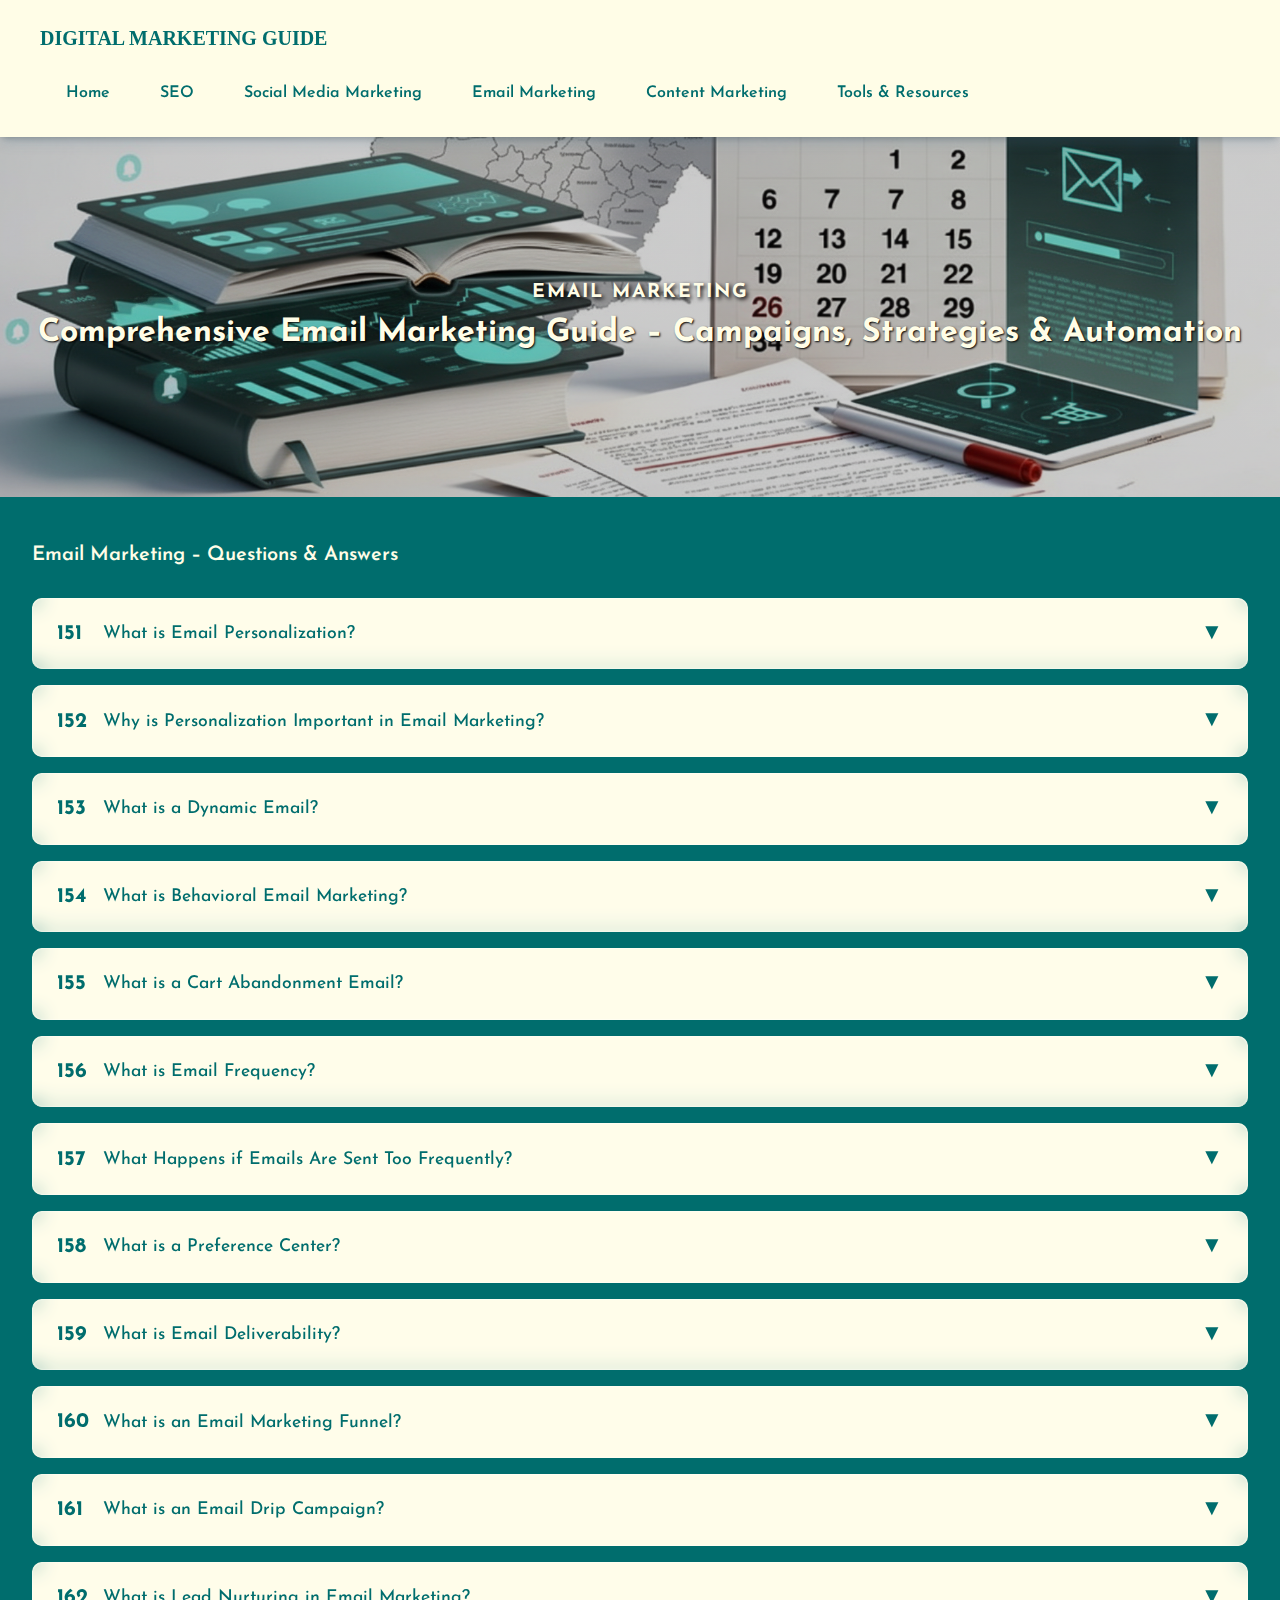
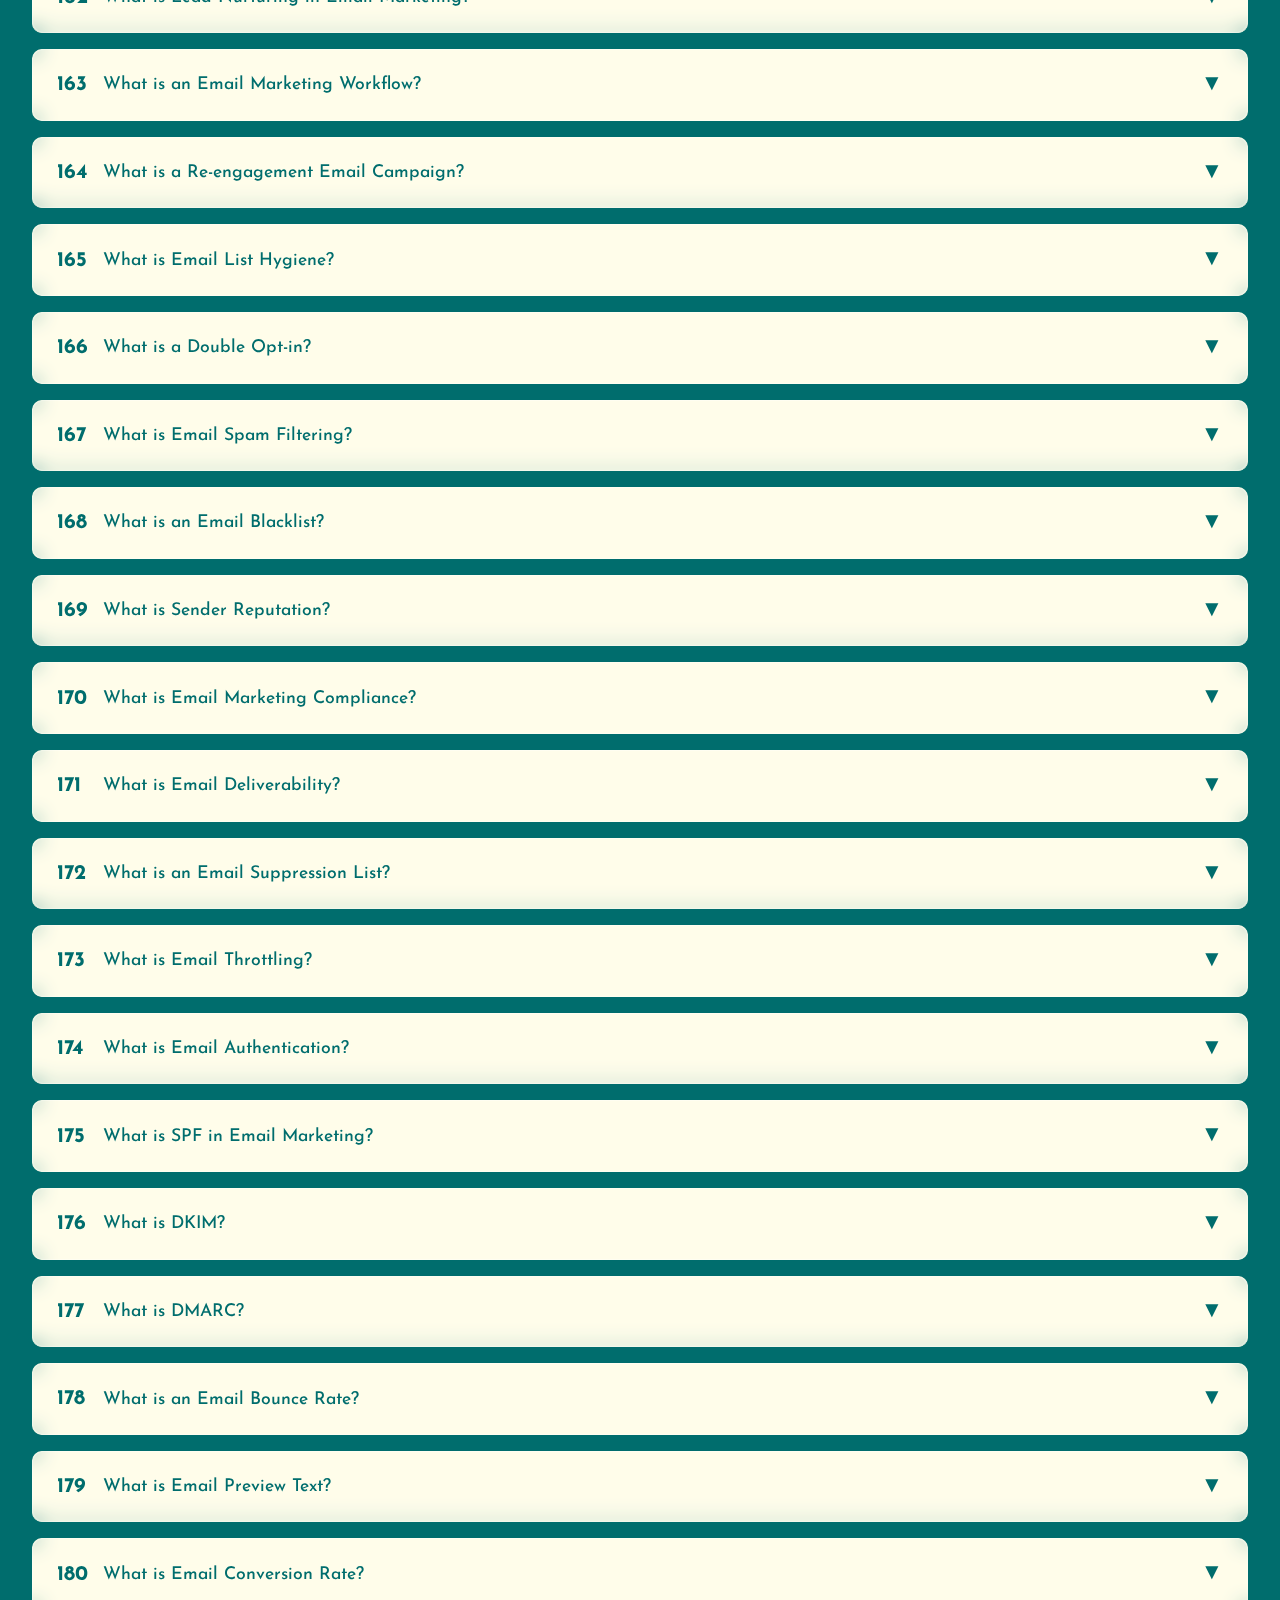
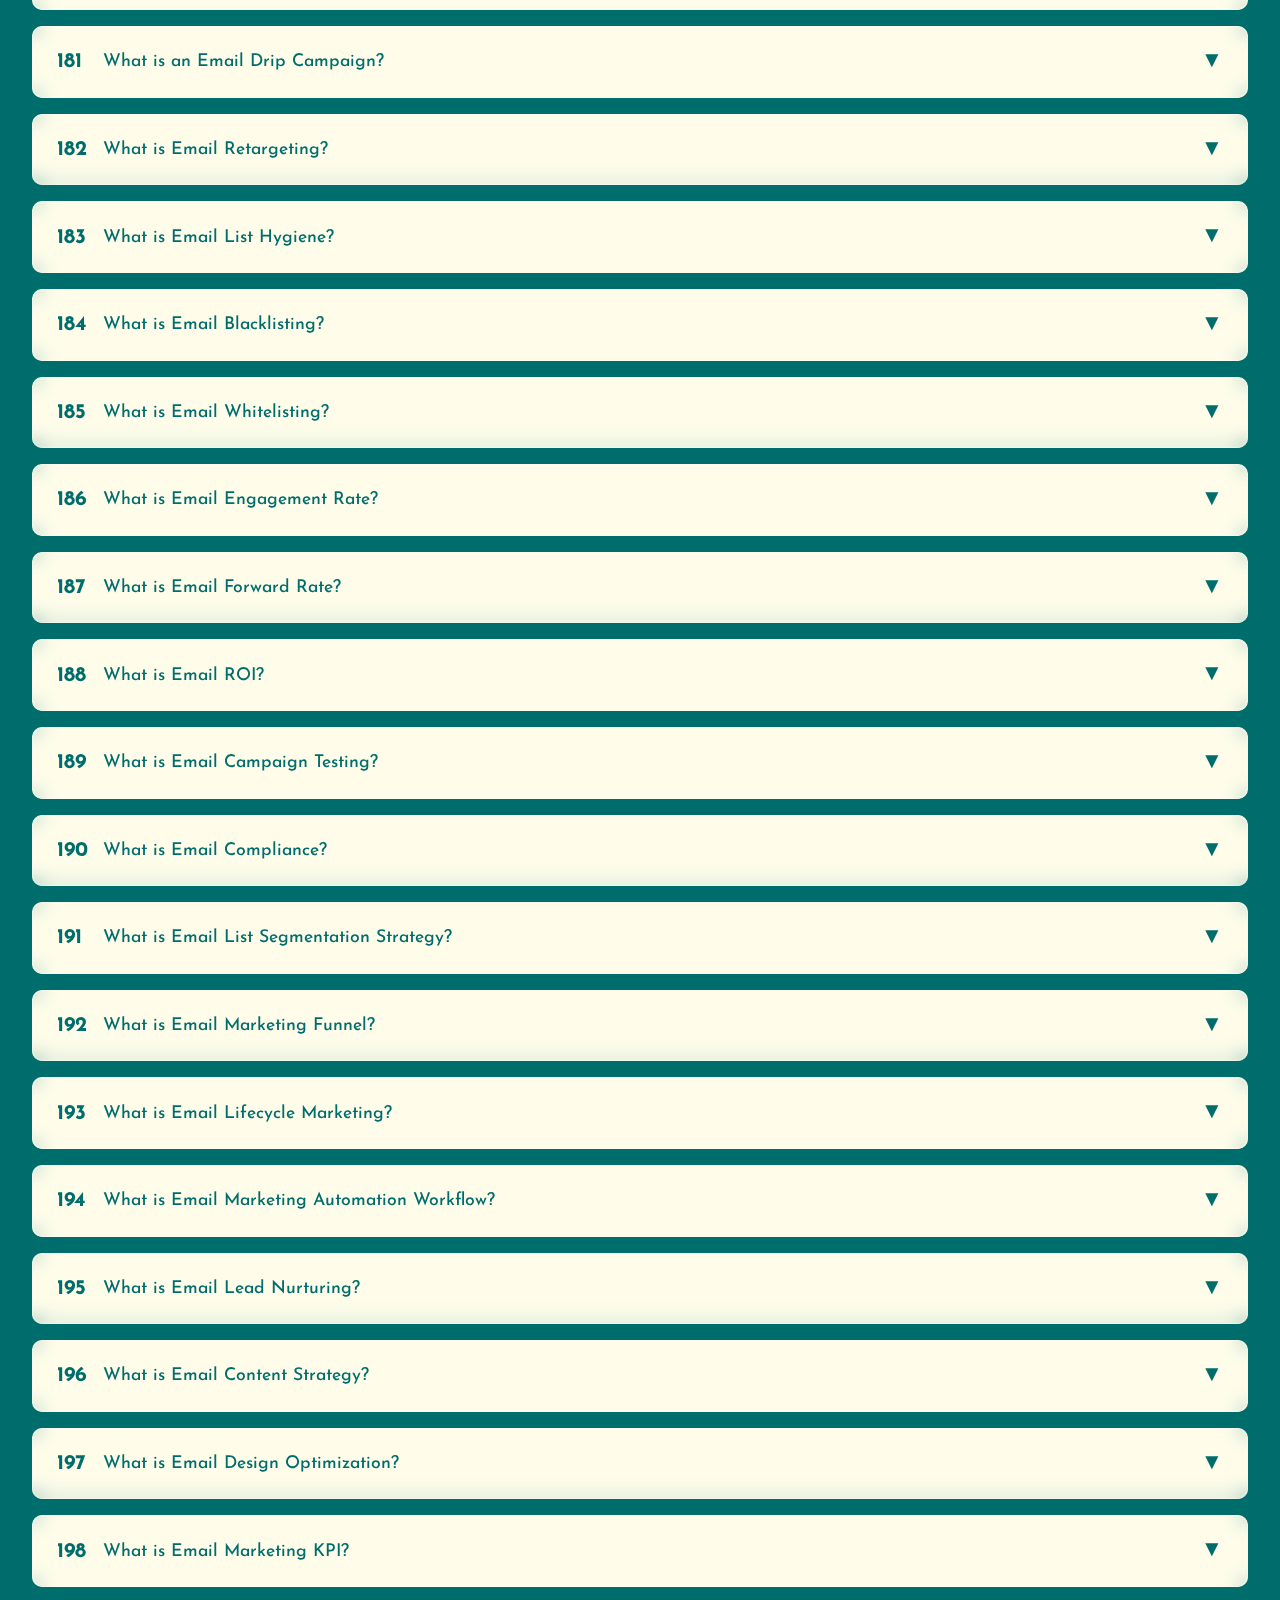
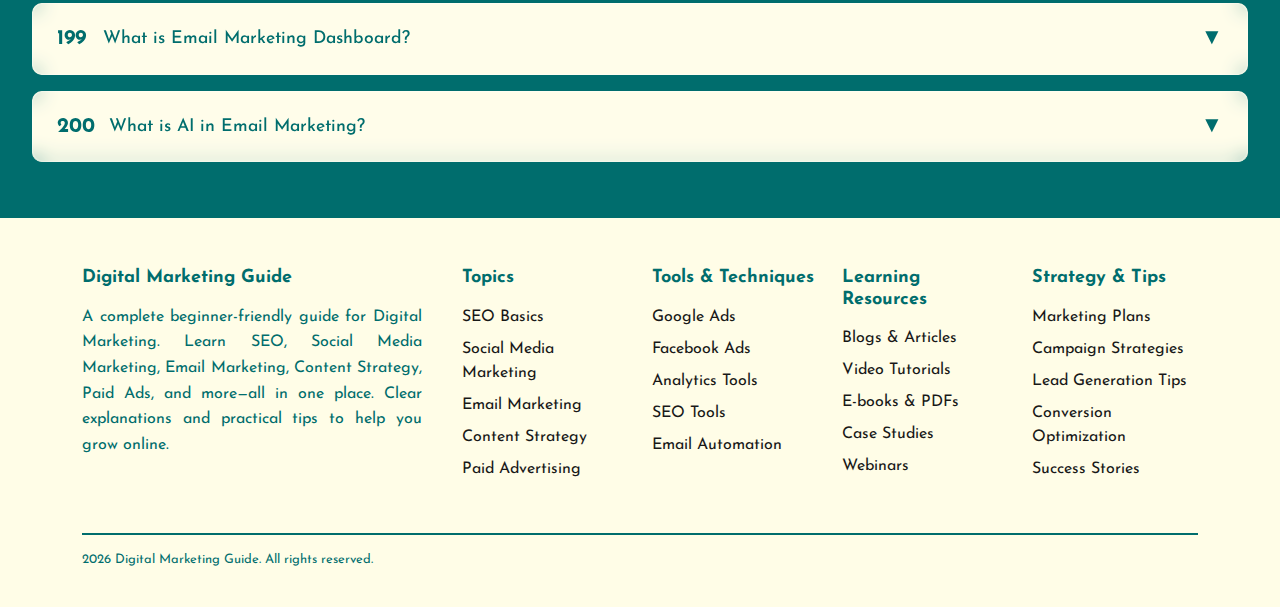
<file: email.html>
<!DOCTYPE html>
<html lang="en">

<head>
    <meta charset="UTF-8">
    <meta name="viewport" content="width=device-width, initial-scale=1.0">

    <title>React Interview Questions & Answers | Beginner to Advanced</title>

    <meta name="description"
        content="Prepare for React interviews with the latest React interview questions and answers. Covers beginner, intermediate, and advanced React concepts, hooks, components, state, props, and performance optimization." />

    <meta name="keywords"
        content="react interview questions, react js interview questions, react interview questions and answers, react hooks interview questions, react coding interview, frontend interview questions, javascript react interview" />

    <meta name="author" content="React Interview Guide">
    <meta name="robots" content="index, follow">

    <!--My css-->
    <link rel="stylesheet" href="asset/css/style.css">
    <link rel="icon" href="assets/img/company-logo.png" type="image/png">

    <!--Google font-->
    <link rel="preconnect" href="https://fonts.googleapis.com">
    <link rel="preconnect" href="https://fonts.gstatic.com" crossorigin>
    <link href="https://fonts.googleapis.com/css2?family=Josefin+Sans:ital,wght@0,100..700;1,100..700&display=swap"
        rel="stylesheet">

    <!--Font Awesome-->
    <link rel="stylesheet" href="https://cdnjs.cloudflare.com/ajax/libs/font-awesome/6.7.1/css/all.min.css"
        integrity="sha512-5Hs3dF2AEPkpNAR7UiOHba+lRSJNeM2ECkwxUIxC1Q/FLycGTbNapWXB4tP889k5T5Ju8fs4b1P5z/iB4nMfSQ=="
        crossorigin="anonymous" referrerpolicy="no-referrer" />

    <!--Bootstrap-->
    <link href="https://cdn.jsdelivr.net/npm/bootstrap@5.3.3/dist/css/bootstrap.min.css" rel="stylesheet"
        integrity="sha384-QWTKZyjpPEjISv5WaRU9OFeRpok6YctnYmDr5pNlyT2bRjXh0JMhjY6hW+ALEwIH" crossorigin="anonymous">

    <!-- Bootstrap Icons -->
    <link rel="stylesheet" href="https://cdn.jsdelivr.net/npm/bootstrap-icons/font/bootstrap-icons.css">

    <!-- AOS CSS -->
    <link href="https://cdn.jsdelivr.net/npm/aos@2.3.4/dist/aos.css" rel="stylesheet">

    <link href="https://fonts.googleapis.com/css2?family=Quicksand:wght@400;600&display=swap" rel="stylesheet" />
</head>

<body style="background-color: #323232;">

    <!-- NavBar -->
    <nav id="Navbar" class="navbar px-3 px-md-4 py-md-3">

        <div class="website-name text-white">

            <!-- Logo Icon -->
            <div class="logo-img">
                <i class="fa-solid fa-chart-line"></i> <!-- Digital Marketing icon -->
            </div>

            <!-- Website Title -->
            <a href="index.html" style="text-decoration: none;">
                <h2 class="logo-style ps-3">
                    DIGITAL MARKETING GUIDE
                </h2>
            </a>

        </div>

        <!-- Menu Items -->
        <div class="navbar-item">
            <div class="navbar-menu pe-5">
                <ul class="navbar-menu-links text-white">

                    <a href="index.html">
                        <li> Home </li>
                    </a>

                    <a href="seo.html">
                        <li> SEO </li>
                    </a>

                    <a href="social-media.html">
                        <li> Social Media Marketing </li>
                    </a>

                    <a href="email.html">
                        <li> Email Marketing </li>
                    </a>

                    <a href="content.html">
                        <li> Content Marketing </li>
                    </a>

                    <a href="tools.html">
                        <li> Tools & Resources </li>
                    </a>

                </ul>
            </div>
        </div>

        <!-- Mobile Toggle -->
        <div class="navbar-menu-toggle" onclick="shownavbar()">
            <i class="bi bi-list"></i>
        </div>

    </nav>

    <!-- Side Navbar -->
    <aside class="side-navbar">

        <!-- Close Icon -->
        <p class="cross-symbol" onclick="closenavbar()">
            <i class="fa fa-times" aria-hidden="true"></i>
        </p>

        <div class="side-navbar-links">

            <!-- Home -->
            <p class="side-navbar-link">
                <i class="fas fa-home"></i>
                <a href="index.html"> Home </a>
            </p>

            <!-- SEO -->
            <p class="side-navbar-link">
                <i class="fa-solid fa-magnifying-glass"></i>
                <a href="seo.html"> SEO </a>
            </p>

            <!-- Social Media Marketing -->
            <p class="side-navbar-link">
                <i class="fa-brands fa-facebook"></i>
                <a href="social-media.html"> Social Media Marketing </a>
            </p>

            <!-- Email Marketing -->
            <p class="side-navbar-link">
                <i class="fa-solid fa-envelope"></i>
                <a href="email.html"> Email Marketing </a>
            </p>

            <!-- Content Marketing -->
            <p class="side-navbar-link">
                <i class="fa-solid fa-pen-nib"></i>
                <a href="content.html"> Content Marketing </a>
            </p>

            <!-- Tools & Resources -->
            <p class="side-navbar-link">
                <i class="fa-solid fa-toolbox"></i>
                <a href="tools.html"> Tools & Resources </a>
            </p>

        </div>

    </aside>

    <!-- Page Header -->
    <section class="page-header px-3">
        <div class="page-header-content">
            <h4>EMAIL MARKETING</h4>
            <h1>Comprehensive Email Marketing Guide – Campaigns, Strategies & Automation</h1>
        </div>
    </section>

    <!-- Question & Answer -->
    <div class="react-interview-question">
        <div class="container">

            <h3 class="header-title">Email Marketing – Questions & Answers</h3>

            <!-- Question 151 -->
            <div class="question-card">
                <div class="question-header" data-bs-toggle="collapse" data-bs-target="#ans151">
                    <span class="question-number">151</span>
                    <h2 class="question-text">What is Email Personalization?</h2>
                    <span class="toggle-icon">▼</span>
                </div>
                <div class="answer-body collapse" id="ans151">
                    <p><strong>Answer:</strong></p>
                    <ul>
                        <li>Email personalization is tailoring email content using subscriber data.</li>
                        <li>Examples include using the recipient’s name, location, or purchase history.</li>
                        <li>It improves engagement and conversion rates.</li>
                    </ul>
                </div>
            </div>

            <!-- Question 152 -->
            <div class="question-card">
                <div class="question-header" data-bs-toggle="collapse" data-bs-target="#ans152">
                    <span class="question-number">152</span>
                    <h2 class="question-text">Why is Personalization Important in Email Marketing?</h2>
                    <span class="toggle-icon">▼</span>
                </div>
                <div class="answer-body collapse" id="ans152">
                    <p><strong>Answer:</strong></p>
                    <ul>
                        <li>Personalized emails feel more relevant to users.</li>
                        <li>They increase open and click-through rates.</li>
                        <li>They help build stronger customer relationships.</li>
                    </ul>
                </div>
            </div>

            <!-- Question 153 -->
            <div class="question-card">
                <div class="question-header" data-bs-toggle="collapse" data-bs-target="#ans153">
                    <span class="question-number">153</span>
                    <h2 class="question-text">What is a Dynamic Email?</h2>
                    <span class="toggle-icon">▼</span>
                </div>
                <div class="answer-body collapse" id="ans153">
                    <p><strong>Answer:</strong></p>
                    <ul>
                        <li>A dynamic email changes content based on user data.</li>
                        <li>Images, offers, or text can vary per recipient.</li>
                        <li>It improves relevance and engagement.</li>
                    </ul>
                </div>
            </div>

            <!-- Question 154 -->
            <div class="question-card">
                <div class="question-header" data-bs-toggle="collapse" data-bs-target="#ans154">
                    <span class="question-number">154</span>
                    <h2 class="question-text">What is Behavioral Email Marketing?</h2>
                    <span class="toggle-icon">▼</span>
                </div>
                <div class="answer-body collapse" id="ans154">
                    <p><strong>Answer:</strong></p>
                    <ul>
                        <li>Emails triggered by user actions or behavior.</li>
                        <li>Examples include downloads or website visits.</li>
                        <li>Helps deliver timely and relevant messages.</li>
                    </ul>
                </div>
            </div>

            <!-- Question 155 -->
            <div class="question-card">
                <div class="question-header" data-bs-toggle="collapse" data-bs-target="#ans155">
                    <span class="question-number">155</span>
                    <h2 class="question-text">What is a Cart Abandonment Email?</h2>
                    <span class="toggle-icon">▼</span>
                </div>
                <div class="answer-body collapse" id="ans155">
                    <p><strong>Answer:</strong></p>
                    <ul>
                        <li>An automated email sent when users leave items in their cart.</li>
                        <li>Encourages them to complete the purchase.</li>
                        <li>Often includes reminders or discounts.</li>
                    </ul>
                </div>
            </div>

            <!-- Question 156 -->
            <div class="question-card">
                <div class="question-header" data-bs-toggle="collapse" data-bs-target="#ans156">
                    <span class="question-number">156</span>
                    <h2 class="question-text">What is Email Frequency?</h2>
                    <span class="toggle-icon">▼</span>
                </div>
                <div class="answer-body collapse" id="ans156">
                    <p><strong>Answer:</strong></p>
                    <ul>
                        <li>Email frequency refers to how often emails are sent.</li>
                        <li>It can be daily, weekly, or monthly.</li>
                        <li>Proper frequency prevents subscriber fatigue.</li>
                    </ul>
                </div>
            </div>

            <!-- Question 157 -->
            <div class="question-card">
                <div class="question-header" data-bs-toggle="collapse" data-bs-target="#ans157">
                    <span class="question-number">157</span>
                    <h2 class="question-text">What Happens if Emails Are Sent Too Frequently?</h2>
                    <span class="toggle-icon">▼</span>
                </div>
                <div class="answer-body collapse" id="ans157">
                    <p><strong>Answer:</strong></p>
                    <ul>
                        <li>Subscribers may unsubscribe.</li>
                        <li>Spam complaints may increase.</li>
                        <li>Engagement rates may drop.</li>
                    </ul>
                </div>
            </div>

            <!-- Question 158 -->
            <div class="question-card">
                <div class="question-header" data-bs-toggle="collapse" data-bs-target="#ans158">
                    <span class="question-number">158</span>
                    <h2 class="question-text">What is a Preference Center?</h2>
                    <span class="toggle-icon">▼</span>
                </div>
                <div class="answer-body collapse" id="ans158">
                    <p><strong>Answer:</strong></p>
                    <ul>
                        <li>A page where subscribers manage email settings.</li>
                        <li>They can choose topics or frequency.</li>
                        <li>Helps reduce unsubscribes.</li>
                    </ul>
                </div>
            </div>

            <!-- Question 159 -->
            <div class="question-card">
                <div class="question-header" data-bs-toggle="collapse" data-bs-target="#ans159">
                    <span class="question-number">159</span>
                    <h2 class="question-text">What is Email Deliverability?</h2>
                    <span class="toggle-icon">▼</span>
                </div>
                <div class="answer-body collapse" id="ans159">
                    <p><strong>Answer:</strong></p>
                    <ul>
                        <li>Deliverability measures emails reaching inboxes.</li>
                        <li>Affected by sender reputation and spam filters.</li>
                        <li>Good practices improve inbox placement.</li>
                    </ul>
                </div>
            </div>

            <!-- Question 160 -->
            <div class="question-card">
                <div class="question-header" data-bs-toggle="collapse" data-bs-target="#ans160">
                    <span class="question-number">160</span>
                    <h2 class="question-text">What is an Email Marketing Funnel?</h2>
                    <span class="toggle-icon">▼</span>
                </div>
                <div class="answer-body collapse" id="ans160">
                    <p><strong>Answer:</strong></p>
                    <ul>
                        <li>A structured journey from lead to customer.</li>
                        <li>Includes awareness, nurturing, and conversion emails.</li>
                        <li>Helps guide users toward purchase decisions.</li>
                    </ul>
                </div>
            </div>

            <!-- Question 161 -->
            <div class="question-card">
                <div class="question-header" data-bs-toggle="collapse" data-bs-target="#ans161">
                    <span class="question-number">161</span>
                    <h2 class="question-text">What is an Email Drip Campaign?</h2>
                    <span class="toggle-icon">▼</span>
                </div>
                <div class="answer-body collapse" id="ans161">
                    <p><strong>Answer:</strong></p>
                    <ul>
                        <li>A drip campaign is a sequence of automated emails.</li>
                        <li>Sent based on time or user actions.</li>
                        <li>Used for nurturing leads and onboarding users.</li>
                    </ul>
                </div>
            </div>

            <!-- Question 162 -->
            <div class="question-card">
                <div class="question-header" data-bs-toggle="collapse" data-bs-target="#ans162">
                    <span class="question-number">162</span>
                    <h2 class="question-text">What is Lead Nurturing in Email Marketing?</h2>
                    <span class="toggle-icon">▼</span>
                </div>
                <div class="answer-body collapse" id="ans162">
                    <p><strong>Answer:</strong></p>
                    <ul>
                        <li>Lead nurturing builds relationships with prospects.</li>
                        <li>It provides valuable content over time.</li>
                        <li>Helps convert leads into customers.</li>
                    </ul>
                </div>
            </div>

            <!-- Question 163 -->
            <div class="question-card">
                <div class="question-header" data-bs-toggle="collapse" data-bs-target="#ans163">
                    <span class="question-number">163</span>
                    <h2 class="question-text">What is an Email Marketing Workflow?</h2>
                    <span class="toggle-icon">▼</span>
                </div>
                <div class="answer-body collapse" id="ans163">
                    <p><strong>Answer:</strong></p>
                    <ul>
                        <li>A workflow is an automated email process.</li>
                        <li>Triggered by user behavior or schedules.</li>
                        <li>Improves efficiency and targeting.</li>
                    </ul>
                </div>
            </div>

            <!-- Question 164 -->
            <div class="question-card">
                <div class="question-header" data-bs-toggle="collapse" data-bs-target="#ans164">
                    <span class="question-number">164</span>
                    <h2 class="question-text">What is a Re-engagement Email Campaign?</h2>
                    <span class="toggle-icon">▼</span>
                </div>
                <div class="answer-body collapse" id="ans164">
                    <p><strong>Answer:</strong></p>
                    <ul>
                        <li>Targets inactive subscribers.</li>
                        <li>Encourages them to re-interact.</li>
                        <li>May include offers or updates.</li>
                    </ul>
                </div>
            </div>

            <!-- Question 165 -->
            <div class="question-card">
                <div class="question-header" data-bs-toggle="collapse" data-bs-target="#ans165">
                    <span class="question-number">165</span>
                    <h2 class="question-text">What is Email List Hygiene?</h2>
                    <span class="toggle-icon">▼</span>
                </div>
                <div class="answer-body collapse" id="ans165">
                    <p><strong>Answer:</strong></p>
                    <ul>
                        <li>Cleaning and maintaining email lists.</li>
                        <li>Removes inactive or invalid emails.</li>
                        <li>Improves deliverability and engagement.</li>
                    </ul>
                </div>
            </div>

            <!-- Question 166 -->
            <div class="question-card">
                <div class="question-header" data-bs-toggle="collapse" data-bs-target="#ans166">
                    <span class="question-number">166</span>
                    <h2 class="question-text">What is a Double Opt-in?</h2>
                    <span class="toggle-icon">▼</span>
                </div>
                <div class="answer-body collapse" id="ans166">
                    <p><strong>Answer:</strong></p>
                    <ul>
                        <li>A two-step email subscription process.</li>
                        <li>Users confirm via email link.</li>
                        <li>Ensures high-quality subscribers.</li>
                    </ul>
                </div>
            </div>

            <!-- Question 167 -->
            <div class="question-card">
                <div class="question-header" data-bs-toggle="collapse" data-bs-target="#ans167">
                    <span class="question-number">167</span>
                    <h2 class="question-text">What is Email Spam Filtering?</h2>
                    <span class="toggle-icon">▼</span>
                </div>
                <div class="answer-body collapse" id="ans167">
                    <p><strong>Answer:</strong></p>
                    <ul>
                        <li>Spam filters block unwanted emails.</li>
                        <li>Based on sender reputation and content.</li>
                        <li>Proper practices avoid spam folders.</li>
                    </ul>
                </div>
            </div>

            <!-- Question 168 -->
            <div class="question-card">
                <div class="question-header" data-bs-toggle="collapse" data-bs-target="#ans168">
                    <span class="question-number">168</span>
                    <h2 class="question-text">What is an Email Blacklist?</h2>
                    <span class="toggle-icon">▼</span>
                </div>
                <div class="answer-body collapse" id="ans168">
                    <p><strong>Answer:</strong></p>
                    <ul>
                        <li>A list of blocked email senders.</li>
                        <li>Emails from blacklisted domains go to spam.</li>
                        <li>Caused by spam complaints or poor practices.</li>
                    </ul>
                </div>
            </div>

            <!-- Question 169 -->
            <div class="question-card">
                <div class="question-header" data-bs-toggle="collapse" data-bs-target="#ans169">
                    <span class="question-number">169</span>
                    <h2 class="question-text">What is Sender Reputation?</h2>
                    <span class="toggle-icon">▼</span>
                </div>
                <div class="answer-body collapse" id="ans169">
                    <p><strong>Answer:</strong></p>
                    <ul>
                        <li>A score that measures email sender trust.</li>
                        <li>Based on engagement and spam reports.</li>
                        <li>Higher reputation improves deliverability.</li>
                    </ul>
                </div>
            </div>

            <!-- Question 170 -->
            <div class="question-card">
                <div class="question-header" data-bs-toggle="collapse" data-bs-target="#ans170">
                    <span class="question-number">170</span>
                    <h2 class="question-text">What is Email Marketing Compliance?</h2>
                    <span class="toggle-icon">▼</span>
                </div>
                <div class="answer-body collapse" id="ans170">
                    <p><strong>Answer:</strong></p>
                    <ul>
                        <li>Following legal email marketing rules.</li>
                        <li>Includes consent and unsubscribe options.</li>
                        <li>Examples: CAN-SPAM, GDPR compliance.</li>
                    </ul>
                </div>
            </div>

            <!-- Question 171 -->
            <div class="question-card">
                <div class="question-header" data-bs-toggle="collapse" data-bs-target="#ans171">
                    <span class="question-number">171</span>
                    <h2 class="question-text">What is Email Deliverability?</h2>
                    <span class="toggle-icon">▼</span>
                </div>
                <div class="answer-body collapse" id="ans171">
                    <p><strong>Answer:</strong></p>
                    <ul>
                        <li>Email deliverability measures inbox placement success.</li>
                        <li>It shows how many emails reach recipients.</li>
                        <li>Affected by reputation and email quality.</li>
                    </ul>
                </div>
            </div>

            <!-- Question 172 -->
            <div class="question-card">
                <div class="question-header" data-bs-toggle="collapse" data-bs-target="#ans172">
                    <span class="question-number">172</span>
                    <h2 class="question-text">What is an Email Suppression List?</h2>
                    <span class="toggle-icon">▼</span>
                </div>
                <div class="answer-body collapse" id="ans172">
                    <p><strong>Answer:</strong></p>
                    <ul>
                        <li>A list of emails excluded from campaigns.</li>
                        <li>Includes unsubscribed or bounced users.</li>
                        <li>Prevents unwanted email sending.</li>
                    </ul>
                </div>
            </div>

            <!-- Question 173 -->
            <div class="question-card">
                <div class="question-header" data-bs-toggle="collapse" data-bs-target="#ans173">
                    <span class="question-number">173</span>
                    <h2 class="question-text">What is Email Throttling?</h2>
                    <span class="toggle-icon">▼</span>
                </div>
                <div class="answer-body collapse" id="ans173">
                    <p><strong>Answer:</strong></p>
                    <ul>
                        <li>Sending emails in controlled batches.</li>
                        <li>Prevents server overload.</li>
                        <li>Improves deliverability rates.</li>
                    </ul>
                </div>
            </div>

            <!-- Question 174 -->
            <div class="question-card">
                <div class="question-header" data-bs-toggle="collapse" data-bs-target="#ans174">
                    <span class="question-number">174</span>
                    <h2 class="question-text">What is Email Authentication?</h2>
                    <span class="toggle-icon">▼</span>
                </div>
                <div class="answer-body collapse" id="ans174">
                    <p><strong>Answer:</strong></p>
                    <ul>
                        <li>Verifies sender identity.</li>
                        <li>Uses SPF, DKIM, and DMARC.</li>
                        <li>Protects against spoofing.</li>
                    </ul>
                </div>
            </div>

            <!-- Question 175 -->
            <div class="question-card">
                <div class="question-header" data-bs-toggle="collapse" data-bs-target="#ans175">
                    <span class="question-number">175</span>
                    <h2 class="question-text">What is SPF in Email Marketing?</h2>
                    <span class="toggle-icon">▼</span>
                </div>
                <div class="answer-body collapse" id="ans175">
                    <p><strong>Answer:</strong></p>
                    <ul>
                        <li>SPF stands for Sender Policy Framework.</li>
                        <li>Validates authorized mail servers.</li>
                        <li>Prevents email spoofing.</li>
                    </ul>
                </div>
            </div>

            <!-- Question 176 -->
            <div class="question-card">
                <div class="question-header" data-bs-toggle="collapse" data-bs-target="#ans176">
                    <span class="question-number">176</span>
                    <h2 class="question-text">What is DKIM?</h2>
                    <span class="toggle-icon">▼</span>
                </div>
                <div class="answer-body collapse" id="ans176">
                    <p><strong>Answer:</strong></p>
                    <ul>
                        <li>DKIM stands for DomainKeys Identified Mail.</li>
                        <li>Adds a digital signature to emails.</li>
                        <li>Ensures message authenticity.</li>
                    </ul>
                </div>
            </div>

            <!-- Question 177 -->
            <div class="question-card">
                <div class="question-header" data-bs-toggle="collapse" data-bs-target="#ans177">
                    <span class="question-number">177</span>
                    <h2 class="question-text">What is DMARC?</h2>
                    <span class="toggle-icon">▼</span>
                </div>
                <div class="answer-body collapse" id="ans177">
                    <p><strong>Answer:</strong></p>
                    <ul>
                        <li>DMARC stands for Domain-based Message Authentication.</li>
                        <li>Builds on SPF and DKIM.</li>
                        <li>Prevents phishing and spoofing.</li>
                    </ul>
                </div>
            </div>

            <!-- Question 178 -->
            <div class="question-card">
                <div class="question-header" data-bs-toggle="collapse" data-bs-target="#ans178">
                    <span class="question-number">178</span>
                    <h2 class="question-text">What is an Email Bounce Rate?</h2>
                    <span class="toggle-icon">▼</span>
                </div>
                <div class="answer-body collapse" id="ans178">
                    <p><strong>Answer:</strong></p>
                    <ul>
                        <li>Percentage of undelivered emails.</li>
                        <li>Includes hard and soft bounces.</li>
                        <li>High rates harm sender reputation.</li>
                    </ul>
                </div>
            </div>

            <!-- Question 179 -->
            <div class="question-card">
                <div class="question-header" data-bs-toggle="collapse" data-bs-target="#ans179">
                    <span class="question-number">179</span>
                    <h2 class="question-text">What is Email Preview Text?</h2>
                    <span class="toggle-icon">▼</span>
                </div>
                <div class="answer-body collapse" id="ans179">
                    <p><strong>Answer:</strong></p>
                    <ul>
                        <li>Text shown after the subject line.</li>
                        <li>Provides email summary.</li>
                        <li>Improves open rates.</li>
                    </ul>
                </div>
            </div>

            <!-- Question 180 -->
            <div class="question-card">
                <div class="question-header" data-bs-toggle="collapse" data-bs-target="#ans180">
                    <span class="question-number">180</span>
                    <h2 class="question-text">What is Email Conversion Rate?</h2>
                    <span class="toggle-icon">▼</span>
                </div>
                <div class="answer-body collapse" id="ans180">
                    <p><strong>Answer:</strong></p>
                    <ul>
                        <li>Measures completed desired actions.</li>
                        <li>Examples: purchases or sign-ups.</li>
                        <li>Indicates campaign effectiveness.</li>
                    </ul>
                </div>
            </div>

            <!-- Question 181 -->
            <div class="question-card">
                <div class="question-header" data-bs-toggle="collapse" data-bs-target="#ans181">
                    <span class="question-number">181</span>
                    <h2 class="question-text">What is an Email Drip Campaign?</h2>
                    <span class="toggle-icon">▼</span>
                </div>
                <div class="answer-body collapse" id="ans181">
                    <p><strong>Answer:</strong></p>
                    <ul>
                        <li>A sequence of automated emails.</li>
                        <li>Sent based on time or user actions.</li>
                        <li>Nurtures leads gradually.</li>
                    </ul>
                </div>
            </div>

            <!-- Question 182 -->
            <div class="question-card">
                <div class="question-header" data-bs-toggle="collapse" data-bs-target="#ans182">
                    <span class="question-number">182</span>
                    <h2 class="question-text">What is Email Retargeting?</h2>
                    <span class="toggle-icon">▼</span>
                </div>
                <div class="answer-body collapse" id="ans182">
                    <p><strong>Answer:</strong></p>
                    <ul>
                        <li>Targets users who interacted previously.</li>
                        <li>Uses behavior data.</li>
                        <li>Improves conversion chances.</li>
                    </ul>
                </div>
            </div>

            <!-- Question 183 -->
            <div class="question-card">
                <div class="question-header" data-bs-toggle="collapse" data-bs-target="#ans183">
                    <span class="question-number">183</span>
                    <h2 class="question-text">What is Email List Hygiene?</h2>
                    <span class="toggle-icon">▼</span>
                </div>
                <div class="answer-body collapse" id="ans183">
                    <p><strong>Answer:</strong></p>
                    <ul>
                        <li>Cleaning inactive subscribers.</li>
                        <li>Removing invalid emails.</li>
                        <li>Improves deliverability.</li>
                    </ul>
                </div>
            </div>

            <!-- Question 184 -->
            <div class="question-card">
                <div class="question-header" data-bs-toggle="collapse" data-bs-target="#ans184">
                    <span class="question-number">184</span>
                    <h2 class="question-text">What is Email Blacklisting?</h2>
                    <span class="toggle-icon">▼</span>
                </div>
                <div class="answer-body collapse" id="ans184">
                    <p><strong>Answer:</strong></p>
                    <ul>
                        <li>When sender IP is blocked.</li>
                        <li>Caused by spam complaints.</li>
                        <li>Prevents email delivery.</li>
                    </ul>
                </div>
            </div>

            <!-- Question 185 -->
            <div class="question-card">
                <div class="question-header" data-bs-toggle="collapse" data-bs-target="#ans185">
                    <span class="question-number">185</span>
                    <h2 class="question-text">What is Email Whitelisting?</h2>
                    <span class="toggle-icon">▼</span>
                </div>
                <div class="answer-body collapse" id="ans185">
                    <p><strong>Answer:</strong></p>
                    <ul>
                        <li>Adding sender to approved list.</li>
                        <li>Ensures inbox delivery.</li>
                        <li>Reduces spam filtering.</li>
                    </ul>
                </div>
            </div>

            <!-- Question 186 -->
            <div class="question-card">
                <div class="question-header" data-bs-toggle="collapse" data-bs-target="#ans186">
                    <span class="question-number">186</span>
                    <h2 class="question-text">What is Email Engagement Rate?</h2>
                    <span class="toggle-icon">▼</span>
                </div>
                <div class="answer-body collapse" id="ans186">
                    <p><strong>Answer:</strong></p>
                    <ul>
                        <li>Measures user interaction.</li>
                        <li>Includes opens and clicks.</li>
                        <li>Indicates campaign interest.</li>
                    </ul>
                </div>
            </div>

            <!-- Question 187 -->
            <div class="question-card">
                <div class="question-header" data-bs-toggle="collapse" data-bs-target="#ans187">
                    <span class="question-number">187</span>
                    <h2 class="question-text">What is Email Forward Rate?</h2>
                    <span class="toggle-icon">▼</span>
                </div>
                <div class="answer-body collapse" id="ans187">
                    <p><strong>Answer:</strong></p>
                    <ul>
                        <li>Tracks email shares.</li>
                        <li>Indicates content value.</li>
                        <li>Expands audience reach.</li>
                    </ul>
                </div>
            </div>

            <!-- Question 188 -->
            <div class="question-card">
                <div class="question-header" data-bs-toggle="collapse" data-bs-target="#ans188">
                    <span class="question-number">188</span>
                    <h2 class="question-text">What is Email ROI?</h2>
                    <span class="toggle-icon">▼</span>
                </div>
                <div class="answer-body collapse" id="ans188">
                    <p><strong>Answer:</strong></p>
                    <ul>
                        <li>Return on Investment from campaigns.</li>
                        <li>Compares revenue vs cost.</li>
                        <li>Measures profitability.</li>
                    </ul>
                </div>
            </div>

            <!-- Question 189 -->
            <div class="question-card">
                <div class="question-header" data-bs-toggle="collapse" data-bs-target="#ans189">
                    <span class="question-number">189</span>
                    <h2 class="question-text">What is Email Campaign Testing?</h2>
                    <span class="toggle-icon">▼</span>
                </div>
                <div class="answer-body collapse" id="ans189">
                    <p><strong>Answer:</strong></p>
                    <ul>
                        <li>Testing email elements.</li>
                        <li>Includes subject, design, CTA.</li>
                        <li>Optimizes performance.</li>
                    </ul>
                </div>
            </div>

            <!-- Question 190 -->
            <div class="question-card">
                <div class="question-header" data-bs-toggle="collapse" data-bs-target="#ans190">
                    <span class="question-number">190</span>
                    <h2 class="question-text">What is Email Compliance?</h2>
                    <span class="toggle-icon">▼</span>
                </div>
                <div class="answer-body collapse" id="ans190">
                    <p><strong>Answer:</strong></p>
                    <ul>
                        <li>Following email marketing laws.</li>
                        <li>Includes GDPR and CAN-SPAM.</li>
                        <li>Ensures legal sending practices.</li>
                    </ul>
                </div>
            </div>

            <!-- Question 191 -->
            <div class="question-card">
                <div class="question-header" data-bs-toggle="collapse" data-bs-target="#ans191">
                    <span class="question-number">191</span>
                    <h2 class="question-text">What is Email List Segmentation Strategy?</h2>
                    <span class="toggle-icon">▼</span>
                </div>
                <div class="answer-body collapse" id="ans191">
                    <p><strong>Answer:</strong></p>
                    <ul>
                        <li>Dividing subscribers into groups.</li>
                        <li>Based on behavior or demographics.</li>
                        <li>Improves targeting accuracy.</li>
                    </ul>
                </div>
            </div>

            <!-- Question 192 -->
            <div class="question-card">
                <div class="question-header" data-bs-toggle="collapse" data-bs-target="#ans192">
                    <span class="question-number">192</span>
                    <h2 class="question-text">What is Email Marketing Funnel?</h2>
                    <span class="toggle-icon">▼</span>
                </div>
                <div class="answer-body collapse" id="ans192">
                    <p><strong>Answer:</strong></p>
                    <ul>
                        <li>Customer journey via email.</li>
                        <li>Awareness to conversion stages.</li>
                        <li>Guides lead nurturing.</li>
                    </ul>
                </div>
            </div>

            <!-- Question 193 -->
            <div class="question-card">
                <div class="question-header" data-bs-toggle="collapse" data-bs-target="#ans193">
                    <span class="question-number">193</span>
                    <h2 class="question-text">What is Email Lifecycle Marketing?</h2>
                    <span class="toggle-icon">▼</span>
                </div>
                <div class="answer-body collapse" id="ans193">
                    <p><strong>Answer:</strong></p>
                    <ul>
                        <li>Emails sent across customer stages.</li>
                        <li>Includes onboarding and retention.</li>
                        <li>Builds long-term relationships.</li>
                    </ul>
                </div>
            </div>

            <!-- Question 194 -->
            <div class="question-card">
                <div class="question-header" data-bs-toggle="collapse" data-bs-target="#ans194">
                    <span class="question-number">194</span>
                    <h2 class="question-text">What is Email Marketing Automation Workflow?</h2>
                    <span class="toggle-icon">▼</span>
                </div>
                <div class="answer-body collapse" id="ans194">
                    <p><strong>Answer:</strong></p>
                    <ul>
                        <li>Predefined automated email paths.</li>
                        <li>Triggered by user actions.</li>
                        <li>Saves time and increases efficiency.</li>
                    </ul>
                </div>
            </div>

            <!-- Question 195 -->
            <div class="question-card">
                <div class="question-header" data-bs-toggle="collapse" data-bs-target="#ans195">
                    <span class="question-number">195</span>
                    <h2 class="question-text">What is Email Lead Nurturing?</h2>
                    <span class="toggle-icon">▼</span>
                </div>
                <div class="answer-body collapse" id="ans195">
                    <p><strong>Answer:</strong></p>
                    <ul>
                        <li>Building relationships with leads.</li>
                        <li>Using educational email content.</li>
                        <li>Moves leads toward conversion.</li>
                    </ul>
                </div>
            </div>

            <!-- Question 196 -->
            <div class="question-card">
                <div class="question-header" data-bs-toggle="collapse" data-bs-target="#ans196">
                    <span class="question-number">196</span>
                    <h2 class="question-text">What is Email Content Strategy?</h2>
                    <span class="toggle-icon">▼</span>
                </div>
                <div class="answer-body collapse" id="ans196">
                    <p><strong>Answer:</strong></p>
                    <ul>
                        <li>Planning email content types.</li>
                        <li>Includes offers, education, updates.</li>
                        <li>Aligns with marketing goals.</li>
                    </ul>
                </div>
            </div>

            <!-- Question 197 -->
            <div class="question-card">
                <div class="question-header" data-bs-toggle="collapse" data-bs-target="#ans197">
                    <span class="question-number">197</span>
                    <h2 class="question-text">What is Email Design Optimization?</h2>
                    <span class="toggle-icon">▼</span>
                </div>
                <div class="answer-body collapse" id="ans197">
                    <p><strong>Answer:</strong></p>
                    <ul>
                        <li>Improving visual email layout.</li>
                        <li>Focuses on readability and CTA.</li>
                        <li>Enhances user engagement.</li>
                    </ul>
                </div>
            </div>

            <!-- Question 198 -->
            <div class="question-card">
                <div class="question-header" data-bs-toggle="collapse" data-bs-target="#ans198">
                    <span class="question-number">198</span>
                    <h2 class="question-text">What is Email Marketing KPI?</h2>
                    <span class="toggle-icon">▼</span>
                </div>
                <div class="answer-body collapse" id="ans198">
                    <p><strong>Answer:</strong></p>
                    <ul>
                        <li>Key Performance Indicators.</li>
                        <li>Measures campaign success.</li>
                        <li>Includes opens, clicks, conversions.</li>
                    </ul>
                </div>
            </div>

            <!-- Question 199 -->
            <div class="question-card">
                <div class="question-header" data-bs-toggle="collapse" data-bs-target="#ans199">
                    <span class="question-number">199</span>
                    <h2 class="question-text">What is Email Marketing Dashboard?</h2>
                    <span class="toggle-icon">▼</span>
                </div>
                <div class="answer-body collapse" id="ans199">
                    <p><strong>Answer:</strong></p>
                    <ul>
                        <li>Visual performance tracking panel.</li>
                        <li>Displays campaign metrics.</li>
                        <li>Helps data-driven decisions.</li>
                    </ul>
                </div>
            </div>

            <!-- Question 200 -->
            <div class="question-card">
                <div class="question-header" data-bs-toggle="collapse" data-bs-target="#ans200">
                    <span class="question-number">200</span>
                    <h2 class="question-text">What is AI in Email Marketing?</h2>
                    <span class="toggle-icon">▼</span>
                </div>
                <div class="answer-body collapse" id="ans200">
                    <p><strong>Answer:</strong></p>
                    <ul>
                        <li>Uses artificial intelligence tools.</li>
                        <li>Automates personalization and timing.</li>
                        <li>Improves campaign performance.</li>
                    </ul>
                </div>
            </div>

        </div>

    </div>

    <!-- Footer -->
    <footer class="loan-footer px-2">
        <div class="container">
            <div class="row">

                <!-- About Digital Marketing -->
                <div class="col-md-4 col-sm-12 mb-4">
                    <h5 class="fw-bold">Digital Marketing Guide</h5>

                    <p class="pe-0 pe-md-3">
                        A complete beginner-friendly guide for Digital Marketing.
                        Learn SEO, Social Media Marketing, Email Marketing,
                        Content Strategy, Paid Ads, and more—all in one place.
                        Clear explanations and practical tips to help you grow online.
                    </p>
                </div>

                <!-- Digital Marketing Topics -->
                <div class="col-md-2 col-6 mb-4">
                    <h5 class="fw-bold">Topics</h5>
                    <ul class="footer-links">
                        <li><a href="#">SEO Basics</a></li>
                        <li><a href="#">Social Media Marketing</a></li>
                        <li><a href="#">Email Marketing</a></li>
                        <li><a href="#">Content Strategy</a></li>
                        <li><a href="#">Paid Advertising</a></li>
                    </ul>
                </div>

                <!-- Tools & Techniques -->
                <div class="col-md-2 col-6 mb-4">
                    <h5 class="fw-bold">Tools & Techniques</h5>
                    <ul class="footer-links">
                        <li><a href="#">Google Ads</a></li>
                        <li><a href="#">Facebook Ads</a></li>
                        <li><a href="#">Analytics Tools</a></li>
                        <li><a href="#">SEO Tools</a></li>
                        <li><a href="#">Email Automation</a></li>
                    </ul>
                </div>

                <!-- Learning Resources -->
                <div class="col-md-2 col-6 mb-4">
                    <h5 class="fw-bold">Learning Resources</h5>
                    <ul class="footer-links">
                        <li><a href="#">Blogs & Articles</a></li>
                        <li><a href="#">Video Tutorials</a></li>
                        <li><a href="#">E-books & PDFs</a></li>
                        <li><a href="#">Case Studies</a></li>
                        <li><a href="#">Webinars</a></li>
                    </ul>
                </div>

                <!-- Strategy & Tips -->
                <div class="col-md-2 col-6 mb-4">
                    <h5 class="fw-bold">Strategy & Tips</h5>
                    <ul class="footer-links">
                        <li><a href="#">Marketing Plans</a></li>
                        <li><a href="#">Campaign Strategies</a></li>
                        <li><a href="#">Lead Generation Tips</a></li>
                        <li><a href="#">Conversion Optimization</a></li>
                        <li><a href="#">Success Stories</a></li>
                    </ul>
                </div>

            </div>

            <!-- Bottom Footer -->
            <div class="footer-bottom text-center">
                <p>
                    <i class="fa-regular fa-copyright"></i>
                    2026 Digital Marketing Guide. All rights reserved.
                </p>
            </div>

        </div>
    </footer>

    <script src="asset/js/script.js"></script>

    <!-- Bootstrap JS -->
    <script src="https://cdn.jsdelivr.net/npm/bootstrap@5.3.3/dist/js/bootstrap.bundle.min.js"
        integrity="sha384-YvpcrYf0tY3lHB60NNkmXc5s9fDVZLESaAA55NDzOxhy9GkcIdslK1eN7N6jIeHz"
        crossorigin="anonymous"></script>

    <!-- Question & Answer JS-->
    <script>
        document.querySelectorAll('.question-header').forEach(header => {
            header.addEventListener('click', () => {
                header.classList.toggle('active');
            });
        });
    </script>

</body>

</html>
</file>
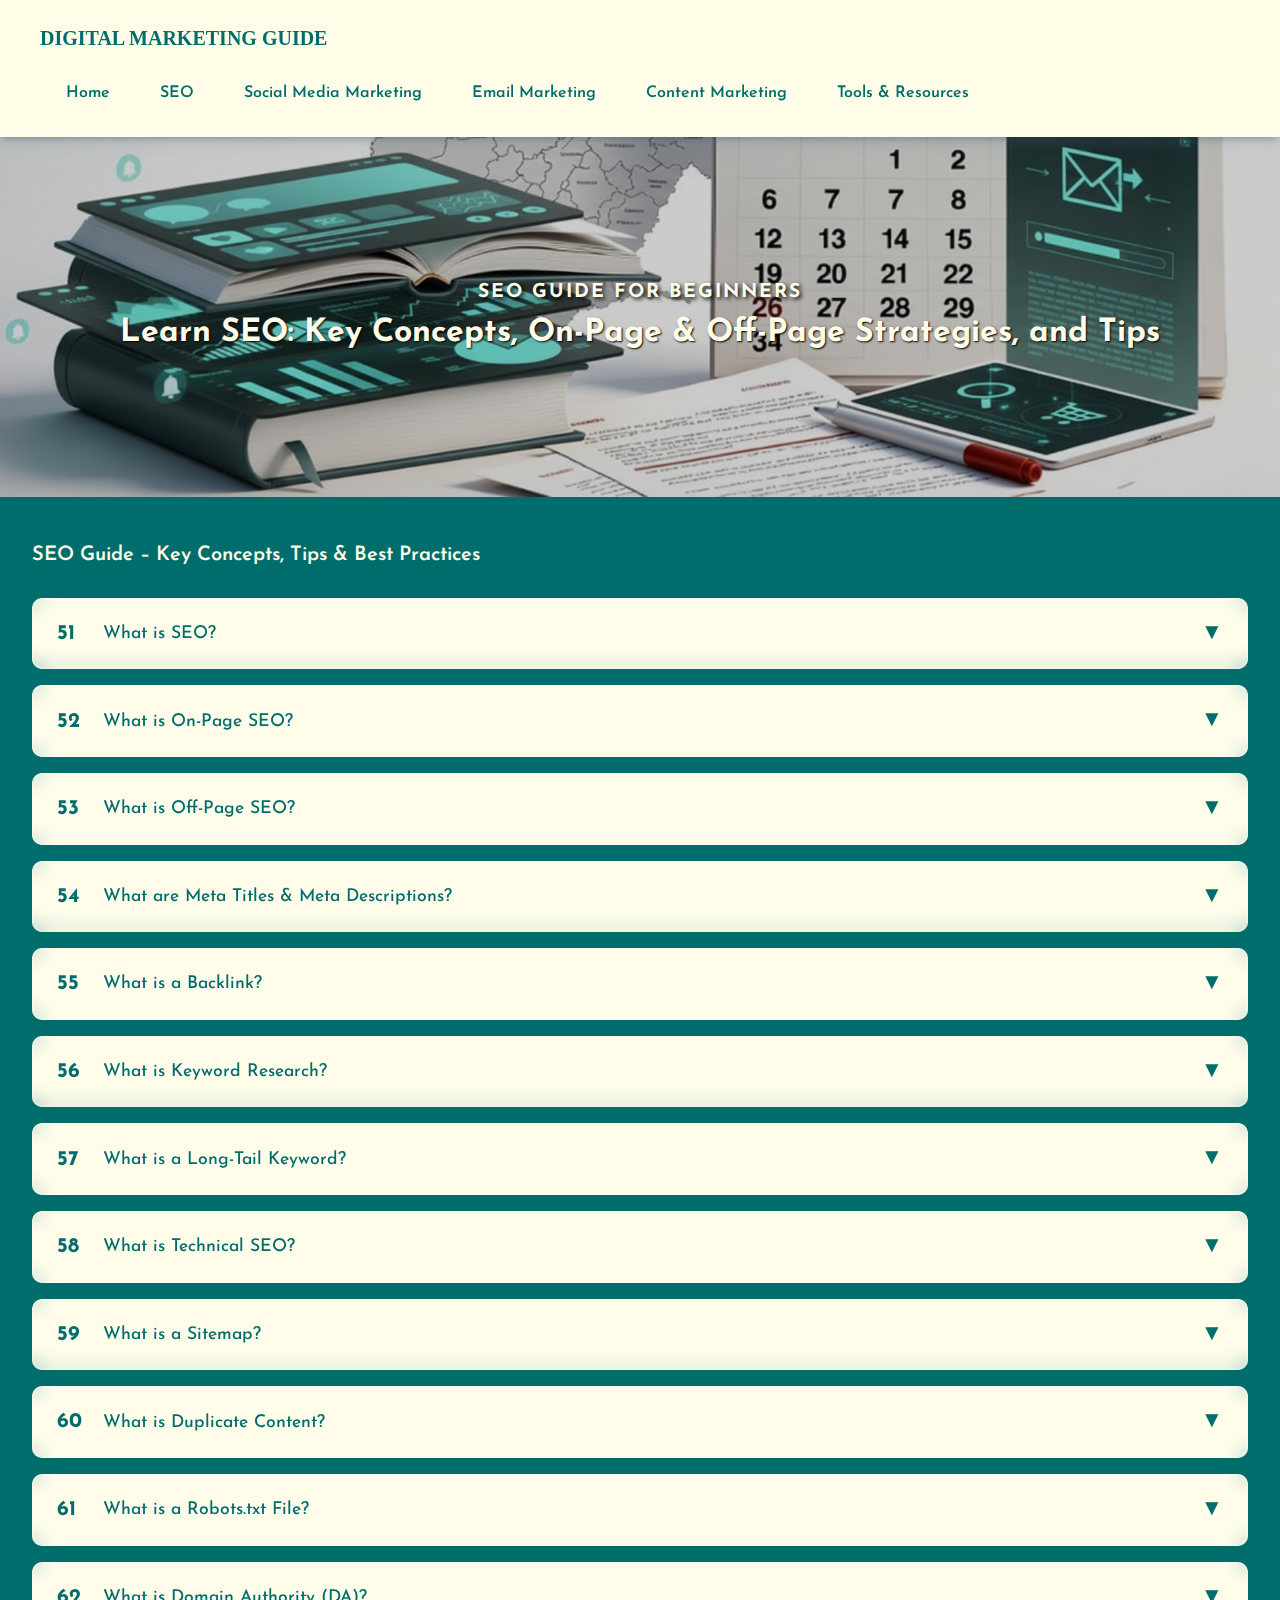
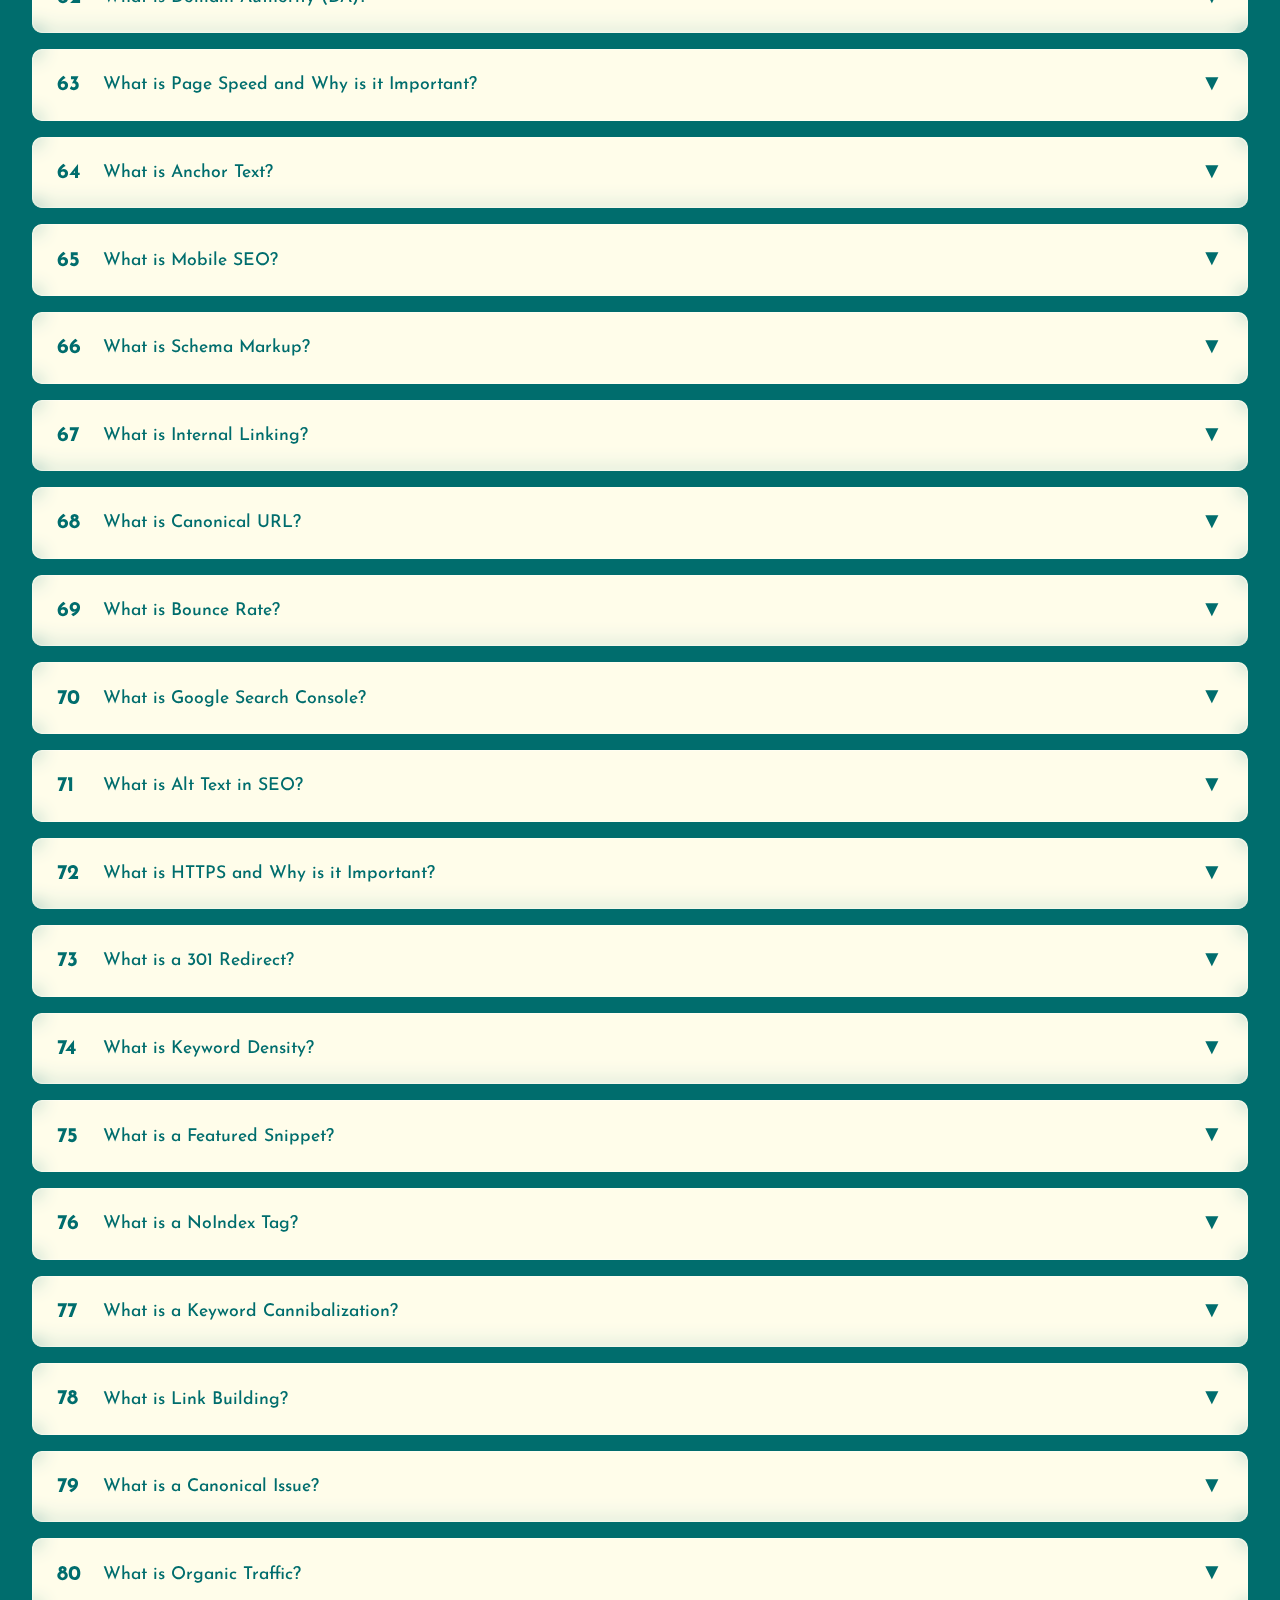
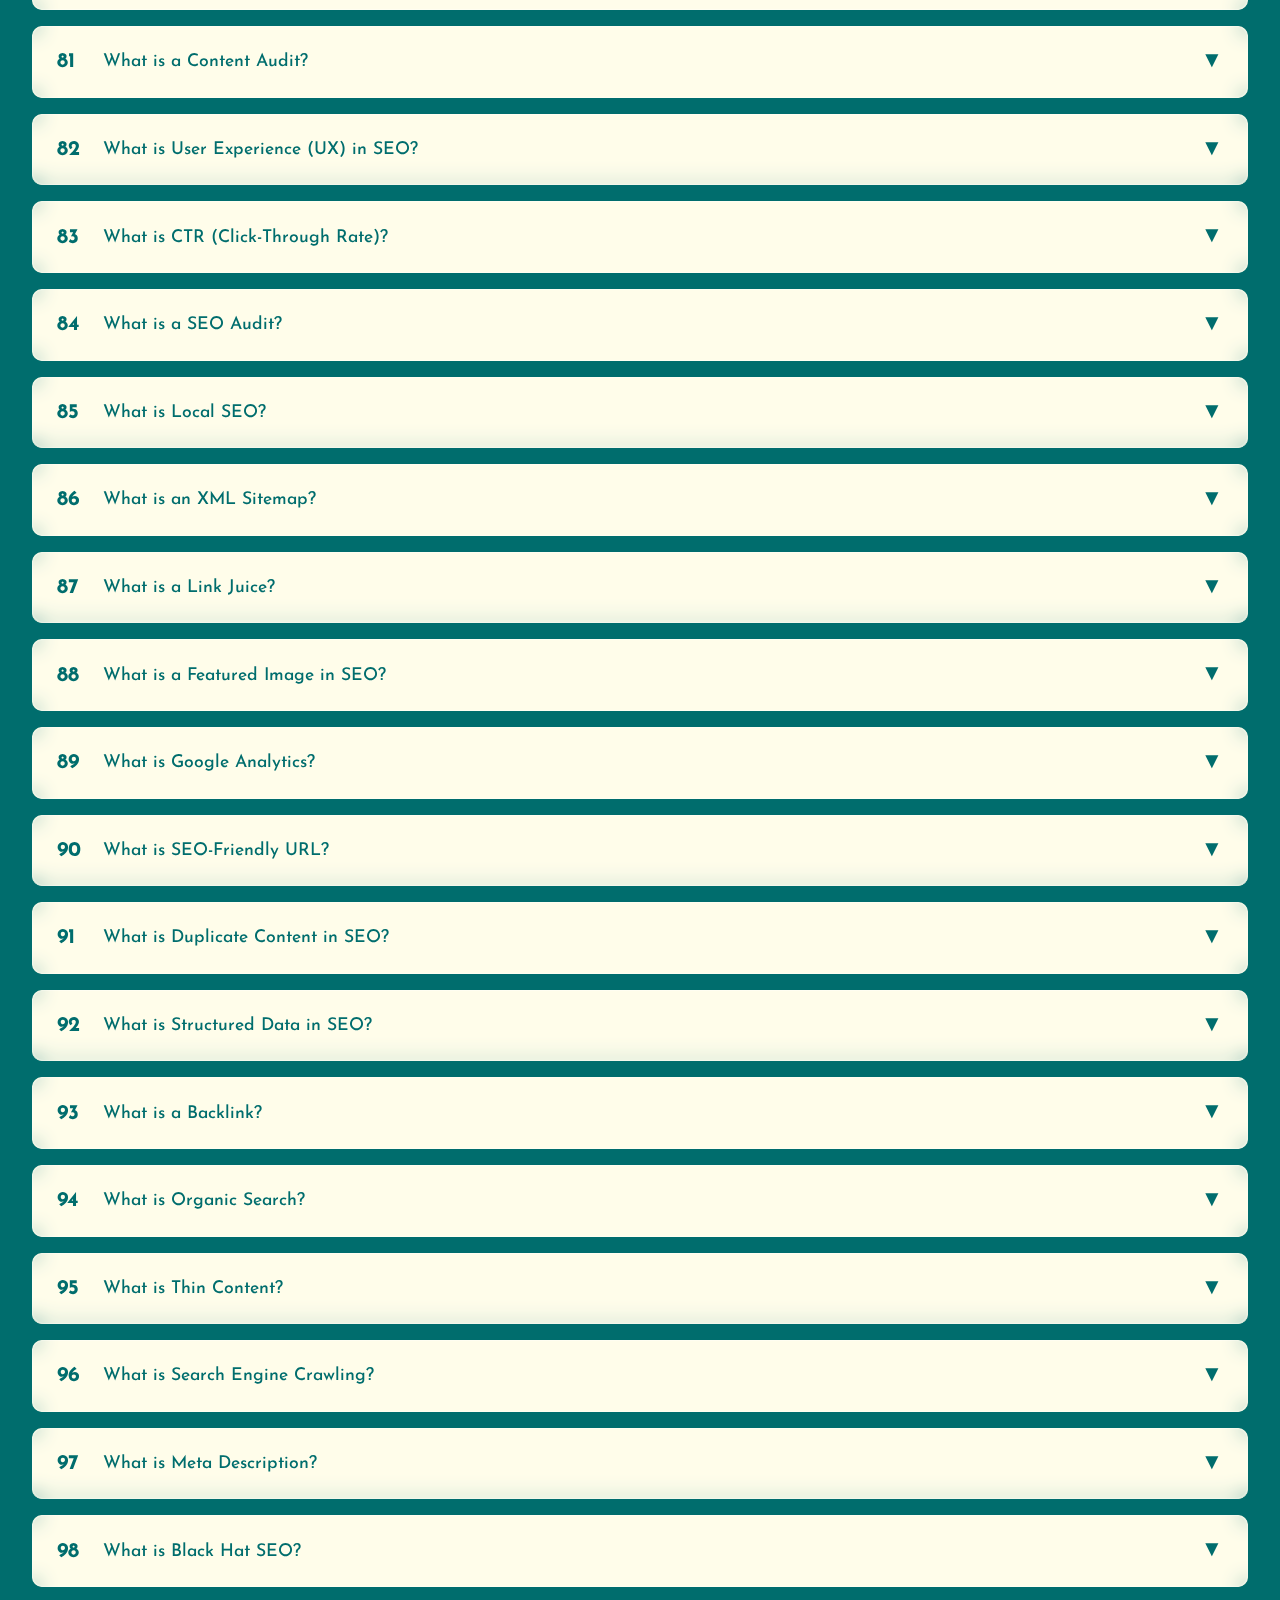
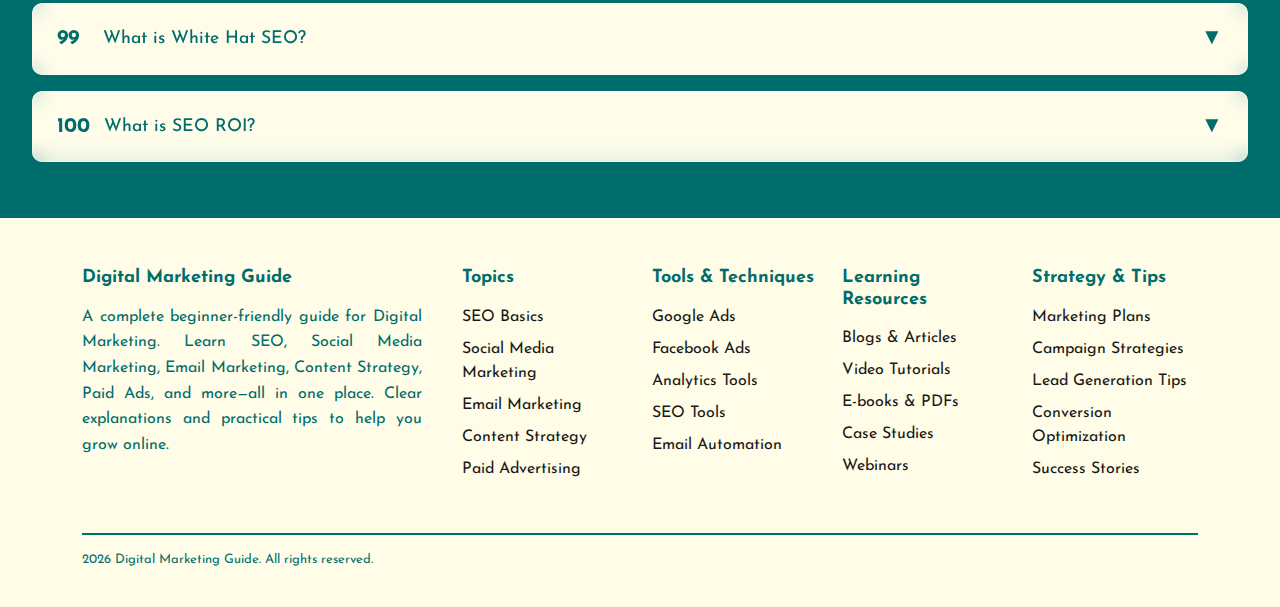
<file: seo.html>
<!DOCTYPE html>
<html lang="en">

<head>
    <meta charset="UTF-8">
    <meta name="viewport" content="width=device-width, initial-scale=1.0">

    <title>React Interview Questions & Answers | Beginner to Advanced</title>

    <meta name="description"
        content="Prepare for React interviews with the latest React interview questions and answers. Covers beginner, intermediate, and advanced React concepts, hooks, components, state, props, and performance optimization." />

    <meta name="keywords"
        content="react interview questions, react js interview questions, react interview questions and answers, react hooks interview questions, react coding interview, frontend interview questions, javascript react interview" />

    <meta name="author" content="React Interview Guide">
    <meta name="robots" content="index, follow">

    <!--My css-->
    <link rel="stylesheet" href="asset/css/style.css">
    <link rel="icon" href="assets/img/company-logo.png" type="image/png">

    <!--Google font-->
    <link rel="preconnect" href="https://fonts.googleapis.com">
    <link rel="preconnect" href="https://fonts.gstatic.com" crossorigin>
    <link href="https://fonts.googleapis.com/css2?family=Josefin+Sans:ital,wght@0,100..700;1,100..700&display=swap"
        rel="stylesheet">

    <!--Font Awesome-->
    <link rel="stylesheet" href="https://cdnjs.cloudflare.com/ajax/libs/font-awesome/6.7.1/css/all.min.css"
        integrity="sha512-5Hs3dF2AEPkpNAR7UiOHba+lRSJNeM2ECkwxUIxC1Q/FLycGTbNapWXB4tP889k5T5Ju8fs4b1P5z/iB4nMfSQ=="
        crossorigin="anonymous" referrerpolicy="no-referrer" />

    <!--Bootstrap-->
    <link href="https://cdn.jsdelivr.net/npm/bootstrap@5.3.3/dist/css/bootstrap.min.css" rel="stylesheet"
        integrity="sha384-QWTKZyjpPEjISv5WaRU9OFeRpok6YctnYmDr5pNlyT2bRjXh0JMhjY6hW+ALEwIH" crossorigin="anonymous">

    <!-- Bootstrap Icons -->
    <link rel="stylesheet" href="https://cdn.jsdelivr.net/npm/bootstrap-icons/font/bootstrap-icons.css">

    <!-- AOS CSS -->
    <link href="https://cdn.jsdelivr.net/npm/aos@2.3.4/dist/aos.css" rel="stylesheet">

    <link href="https://fonts.googleapis.com/css2?family=Quicksand:wght@400;600&display=swap" rel="stylesheet" />
</head>

<body style="background-color: #323232;">

    <!-- NavBar -->
    <nav id="Navbar" class="navbar px-3 px-md-4 py-md-3">

        <div class="website-name text-white">

            <!-- Logo Icon -->
            <div class="logo-img">
                <i class="fa-solid fa-chart-line"></i> <!-- Digital Marketing icon -->
            </div>

            <!-- Website Title -->
            <a href="index.html" style="text-decoration: none;">
                <h2 class="logo-style ps-3">
                    DIGITAL MARKETING GUIDE
                </h2>
            </a>

        </div>

        <!-- Menu Items -->
        <div class="navbar-item">
            <div class="navbar-menu pe-5">
                <ul class="navbar-menu-links text-white">

                    <a href="index.html">
                        <li> Home </li>
                    </a>

                    <a href="seo.html">
                        <li> SEO </li>
                    </a>

                    <a href="social-media.html">
                        <li> Social Media Marketing </li>
                    </a>

                    <a href="email.html">
                        <li> Email Marketing </li>
                    </a>

                    <a href="content.html">
                        <li> Content Marketing </li>
                    </a>

                    <a href="tools.html">
                        <li> Tools & Resources </li>
                    </a>

                </ul>
            </div>
        </div>

        <!-- Mobile Toggle -->
        <div class="navbar-menu-toggle" onclick="shownavbar()">
            <i class="bi bi-list"></i>
        </div>

    </nav>

    <!-- Side Navbar -->
    <aside class="side-navbar">

        <!-- Close Icon -->
        <p class="cross-symbol" onclick="closenavbar()">
            <i class="fa fa-times" aria-hidden="true"></i>
        </p>

        <div class="side-navbar-links">

            <!-- Home -->
            <p class="side-navbar-link">
                <i class="fas fa-home"></i>
                <a href="index.html"> Home </a>
            </p>

            <!-- SEO -->
            <p class="side-navbar-link">
                <i class="fa-solid fa-magnifying-glass"></i>
                <a href="seo.html"> SEO </a>
            </p>

            <!-- Social Media Marketing -->
            <p class="side-navbar-link">
                <i class="fa-brands fa-facebook"></i>
                <a href="social-media.html"> Social Media Marketing </a>
            </p>

            <!-- Email Marketing -->
            <p class="side-navbar-link">
                <i class="fa-solid fa-envelope"></i>
                <a href="email.html"> Email Marketing </a>
            </p>

            <!-- Content Marketing -->
            <p class="side-navbar-link">
                <i class="fa-solid fa-pen-nib"></i>
                <a href="content.html"> Content Marketing </a>
            </p>

            <!-- Tools & Resources -->
            <p class="side-navbar-link">
                <i class="fa-solid fa-toolbox"></i>
                <a href="tools.html"> Tools & Resources </a>
            </p>

        </div>

    </aside>

    <!-- Page Header -->
    <section class="page-header px-3">
        <div class="page-header-content">
            <h4>SEO GUIDE FOR BEGINNERS</h4>
            <h1>Learn SEO: Key Concepts, On-Page & Off-Page Strategies, and Tips</h1>
        </div>
    </section>

    <!-- Question & Answer -->
    <div class="react-interview-question">
        <div class="container">

            <h3 class="header-title">SEO Guide – Key Concepts, Tips & Best Practices</h3>

            <!-- Question 51 -->
            <div class="question-card">
                <div class="question-header" data-bs-toggle="collapse" data-bs-target="#ans51">
                    <span class="question-number">51</span>
                    <h2 class="question-text">What is SEO?</h2>
                    <span class="toggle-icon">▼</span>
                </div>
                <div class="answer-body collapse" id="ans51">
                    <p><strong>Answer:</strong></p>
                    <ul>
                        <li>SEO (Search Engine Optimization) is the process of improving a website's visibility on
                            search engines like Google.</li>
                        <li>Helps increase organic traffic without paid ads.</li>
                        <li>Includes on-page SEO, off-page SEO, and technical SEO.</li>
                    </ul>
                </div>
            </div>

            <!-- Question 52 -->
            <div class="question-card">
                <div class="question-header" data-bs-toggle="collapse" data-bs-target="#ans52">
                    <span class="question-number">52</span>
                    <h2 class="question-text">What is On-Page SEO?</h2>
                    <span class="toggle-icon">▼</span>
                </div>
                <div class="answer-body collapse" id="ans52">
                    <p><strong>Answer:</strong></p>
                    <ul>
                        <li>On-page SEO involves optimizing content and HTML elements on your website.</li>
                        <li>Includes meta titles, headings, URLs, content quality, and internal links.</li>
                        <li>Helps search engines understand your page and rank it higher.</li>
                    </ul>
                </div>
            </div>

            <!-- Question 53 -->
            <div class="question-card">
                <div class="question-header" data-bs-toggle="collapse" data-bs-target="#ans53">
                    <span class="question-number">53</span>
                    <h2 class="question-text">What is Off-Page SEO?</h2>
                    <span class="toggle-icon">▼</span>
                </div>
                <div class="answer-body collapse" id="ans53">
                    <p><strong>Answer:</strong></p>
                    <ul>
                        <li>Off-page SEO refers to actions taken outside your website to improve rankings.</li>
                        <li>Includes backlinks, social media signals, and influencer mentions.</li>
                        <li>Builds website authority and trustworthiness in the eyes of search engines.</li>
                    </ul>
                </div>
            </div>

            <!-- Question 54 -->
            <div class="question-card">
                <div class="question-header" data-bs-toggle="collapse" data-bs-target="#ans54">
                    <span class="question-number">54</span>
                    <h2 class="question-text">What are Meta Titles & Meta Descriptions?</h2>
                    <span class="toggle-icon">▼</span>
                </div>
                <div class="answer-body collapse" id="ans54">
                    <p><strong>Answer:</strong></p>
                    <ul>
                        <li>Meta titles and descriptions are HTML elements that summarize a webpage for search engines
                            and users.</li>
                        <li>Titles appear as clickable headlines in search results.</li>
                        <li>Descriptions provide a short summary to encourage clicks.</li>
                    </ul>
                </div>
            </div>

            <!-- Question 55 -->
            <div class="question-card">
                <div class="question-header" data-bs-toggle="collapse" data-bs-target="#ans55">
                    <span class="question-number">55</span>
                    <h2 class="question-text">What is a Backlink?</h2>
                    <span class="toggle-icon">▼</span>
                </div>
                <div class="answer-body collapse" id="ans55">
                    <p><strong>Answer:</strong></p>
                    <ul>
                        <li>A backlink is a link from another website pointing to your website.</li>
                        <li>Helps improve domain authority and search rankings.</li>
                        <li>High-quality backlinks from reputable sites are most valuable.</li>
                    </ul>
                </div>
            </div>

            <!-- Question 56 -->
            <div class="question-card">
                <div class="question-header" data-bs-toggle="collapse" data-bs-target="#ans56">
                    <span class="question-number">56</span>
                    <h2 class="question-text">What is Keyword Research?</h2>
                    <span class="toggle-icon">▼</span>
                </div>
                <div class="answer-body collapse" id="ans56">
                    <p><strong>Answer:</strong></p>
                    <ul>
                        <li>Keyword research identifies the search terms people use to find content online.</li>
                        <li>Helps create content that matches user intent and improves rankings.</li>
                        <li>Tools: Google Keyword Planner, SEMrush, Ahrefs, Ubersuggest.</li>
                    </ul>
                </div>
            </div>

            <!-- Question 57 -->
            <div class="question-card">
                <div class="question-header" data-bs-toggle="collapse" data-bs-target="#ans57">
                    <span class="question-number">57</span>
                    <h2 class="question-text">What is a Long-Tail Keyword?</h2>
                    <span class="toggle-icon">▼</span>
                </div>
                <div class="answer-body collapse" id="ans57">
                    <p><strong>Answer:</strong></p>
                    <ul>
                        <li>Long-tail keywords are longer, more specific search phrases.</li>
                        <li>Usually have lower competition and higher conversion rates.</li>
                        <li>Example: "Best beginner SEO tips for small businesses."</li>
                    </ul>
                </div>
            </div>

            <!-- Question 58 -->
            <div class="question-card">
                <div class="question-header" data-bs-toggle="collapse" data-bs-target="#ans58">
                    <span class="question-number">58</span>
                    <h2 class="question-text">What is Technical SEO?</h2>
                    <span class="toggle-icon">▼</span>
                </div>
                <div class="answer-body collapse" id="ans58">
                    <p><strong>Answer:</strong></p>
                    <ul>
                        <li>Technical SEO improves the website’s infrastructure for better crawling and indexing.</li>
                        <li>Includes site speed, mobile-friendliness, XML sitemaps, and structured data.</li>
                        <li>Helps search engines understand and rank your site more effectively.</li>
                    </ul>
                </div>
            </div>

            <!-- Question 59 -->
            <div class="question-card">
                <div class="question-header" data-bs-toggle="collapse" data-bs-target="#ans59">
                    <span class="question-number">59</span>
                    <h2 class="question-text">What is a Sitemap?</h2>
                    <span class="toggle-icon">▼</span>
                </div>
                <div class="answer-body collapse" id="ans59">
                    <p><strong>Answer:</strong></p>
                    <ul>
                        <li>A sitemap is a file listing all pages of your website for search engines.</li>
                        <li>Makes it easier for search engines to crawl and index your pages.</li>
                        <li>Can be XML or HTML format, submitted via Google Search Console.</li>
                    </ul>
                </div>
            </div>

            <!-- Question 60 -->
            <div class="question-card">
                <div class="question-header" data-bs-toggle="collapse" data-bs-target="#ans60">
                    <span class="question-number">60</span>
                    <h2 class="question-text">What is Duplicate Content?</h2>
                    <span class="toggle-icon">▼</span>
                </div>
                <div class="answer-body collapse" id="ans60">
                    <p><strong>Answer:</strong></p>
                    <ul>
                        <li>Duplicate content is content that appears in more than one URL on the internet.</li>
                        <li>Can harm search rankings as search engines don’t know which version to index.</li>
                        <li>Always aim for unique and original content on your pages.</li>
                    </ul>
                </div>
            </div>

            <!-- Question 61 -->
            <div class="question-card">
                <div class="question-header" data-bs-toggle="collapse" data-bs-target="#ans61">
                    <span class="question-number">61</span>
                    <h2 class="question-text">What is a Robots.txt File?</h2>
                    <span class="toggle-icon">▼</span>
                </div>
                <div class="answer-body collapse" id="ans61">
                    <p><strong>Answer:</strong></p>
                    <ul>
                        <li>A robots.txt file tells search engines which pages to crawl or not crawl on your website.
                        </li>
                        <li>Helps prevent indexing of private or duplicate content.</li>
                        <li>Placed in the root directory of your website.</li>
                    </ul>
                </div>
            </div>

            <!-- Question 62 -->
            <div class="question-card">
                <div class="question-header" data-bs-toggle="collapse" data-bs-target="#ans62">
                    <span class="question-number">62</span>
                    <h2 class="question-text">What is Domain Authority (DA)?</h2>
                    <span class="toggle-icon">▼</span>
                </div>
                <div class="answer-body collapse" id="ans62">
                    <p><strong>Answer:</strong></p>
                    <ul>
                        <li>Domain Authority is a metric that predicts how well a website will rank on search engines.
                        </li>
                        <li>Score ranges from 0 to 100; higher is better.</li>
                        <li>Influenced by backlinks, content quality, and website structure.</li>
                    </ul>
                </div>
            </div>

            <!-- Question 63 -->
            <div class="question-card">
                <div class="question-header" data-bs-toggle="collapse" data-bs-target="#ans63">
                    <span class="question-number">63</span>
                    <h2 class="question-text">What is Page Speed and Why is it Important?</h2>
                    <span class="toggle-icon">▼</span>
                </div>
                <div class="answer-body collapse" id="ans63">
                    <p><strong>Answer:</strong></p>
                    <ul>
                        <li>Page speed measures how fast your web pages load.</li>
                        <li>Fast-loading pages improve user experience and reduce bounce rate.</li>
                        <li>Also a ranking factor for Google search results.</li>
                    </ul>
                </div>
            </div>

            <!-- Question 64 -->
            <div class="question-card">
                <div class="question-header" data-bs-toggle="collapse" data-bs-target="#ans64">
                    <span class="question-number">64</span>
                    <h2 class="question-text">What is Anchor Text?</h2>
                    <span class="toggle-icon">▼</span>
                </div>
                <div class="answer-body collapse" id="ans64">
                    <p><strong>Answer:</strong></p>
                    <ul>
                        <li>Anchor text is the visible clickable text in a hyperlink.</li>
                        <li>Helps search engines understand the topic of the linked page.</li>
                        <li>Use descriptive and relevant keywords for better SEO.</li>
                    </ul>
                </div>
            </div>

            <!-- Question 65 -->
            <div class="question-card">
                <div class="question-header" data-bs-toggle="collapse" data-bs-target="#ans65">
                    <span class="question-number">65</span>
                    <h2 class="question-text">What is Mobile SEO?</h2>
                    <span class="toggle-icon">▼</span>
                </div>
                <div class="answer-body collapse" id="ans65">
                    <p><strong>Answer:</strong></p>
                    <ul>
                        <li>Mobile SEO ensures your website works well on mobile devices.</li>
                        <li>Includes responsive design, fast loading, and easy navigation.</li>
                        <li>Google uses mobile-first indexing, so mobile optimization is crucial.</li>
                    </ul>
                </div>
            </div>

            <!-- Question 66 -->
            <div class="question-card">
                <div class="question-header" data-bs-toggle="collapse" data-bs-target="#ans66">
                    <span class="question-number">66</span>
                    <h2 class="question-text">What is Schema Markup?</h2>
                    <span class="toggle-icon">▼</span>
                </div>
                <div class="answer-body collapse" id="ans66">
                    <p><strong>Answer:</strong></p>
                    <ul>
                        <li>Schema markup is code added to your website to help search engines understand your content.
                        </li>
                        <li>Can enhance search results with rich snippets like ratings, events, and product info.</li>
                        <li>Makes your listing more attractive and clickable.</li>
                    </ul>
                </div>
            </div>

            <!-- Question 67 -->
            <div class="question-card">
                <div class="question-header" data-bs-toggle="collapse" data-bs-target="#ans67">
                    <span class="question-number">67</span>
                    <h2 class="question-text">What is Internal Linking?</h2>
                    <span class="toggle-icon">▼</span>
                </div>
                <div class="answer-body collapse" id="ans67">
                    <p><strong>Answer:</strong></p>
                    <ul>
                        <li>Internal linking connects pages within your own website.</li>
                        <li>Helps users navigate your site and discover related content.</li>
                        <li>Distributes page authority and improves SEO performance.</li>
                    </ul>
                </div>
            </div>

            <!-- Question 68 -->
            <div class="question-card">
                <div class="question-header" data-bs-toggle="collapse" data-bs-target="#ans68">
                    <span class="question-number">68</span>
                    <h2 class="question-text">What is Canonical URL?</h2>
                    <span class="toggle-icon">▼</span>
                </div>
                <div class="answer-body collapse" id="ans68">
                    <p><strong>Answer:</strong></p>
                    <ul>
                        <li>A canonical URL tells search engines which version of a page is the original.</li>
                        <li>Prevents duplicate content issues.</li>
                        <li>Use the <code>rel="canonical"</code> tag in the HTML header.</li>
                    </ul>
                </div>
            </div>

            <!-- Question 69 -->
            <div class="question-card">
                <div class="question-header" data-bs-toggle="collapse" data-bs-target="#ans69">
                    <span class="question-number">69</span>
                    <h2 class="question-text">What is Bounce Rate?</h2>
                    <span class="toggle-icon">▼</span>
                </div>
                <div class="answer-body collapse" id="ans69">
                    <p><strong>Answer:</strong></p>
                    <ul>
                        <li>Bounce rate is the percentage of visitors who leave a page without interacting.</li>
                        <li>High bounce rate may indicate poor user experience or irrelevant content.</li>
                        <li>Improving content, design, and page speed can reduce bounce rate.</li>
                    </ul>
                </div>
            </div>

            <!-- Question 70 -->
            <div class="question-card">
                <div class="question-header" data-bs-toggle="collapse" data-bs-target="#ans70">
                    <span class="question-number">70</span>
                    <h2 class="question-text">What is Google Search Console?</h2>
                    <span class="toggle-icon">▼</span>
                </div>
                <div class="answer-body collapse" id="ans70">
                    <p><strong>Answer:</strong></p>
                    <ul>
                        <li>Google Search Console is a free tool to monitor and maintain your website’s presence in
                            Google search results.</li>
                        <li>Helps track clicks, impressions, rankings, and index status.</li>
                        <li>Provides alerts for issues like crawl errors, manual penalties, and mobile usability.</li>
                    </ul>
                </div>
            </div>

            <!-- Question 71 -->
            <div class="question-card">
                <div class="question-header" data-bs-toggle="collapse" data-bs-target="#ans71">
                    <span class="question-number">71</span>
                    <h2 class="question-text">What is Alt Text in SEO?</h2>
                    <span class="toggle-icon">▼</span>
                </div>
                <div class="answer-body collapse" id="ans71">
                    <p><strong>Answer:</strong></p>
                    <ul>
                        <li>Alt text is a description of an image used in HTML <code>alt</code> attribute.</li>
                        <li>Helps search engines understand images and improves accessibility.</li>
                        <li>Include relevant keywords naturally without keyword stuffing.</li>
                    </ul>
                </div>
            </div>

            <!-- Question 72 -->
            <div class="question-card">
                <div class="question-header" data-bs-toggle="collapse" data-bs-target="#ans72">
                    <span class="question-number">72</span>
                    <h2 class="question-text">What is HTTPS and Why is it Important?</h2>
                    <span class="toggle-icon">▼</span>
                </div>
                <div class="answer-body collapse" id="ans72">
                    <p><strong>Answer:</strong></p>
                    <ul>
                        <li>HTTPS is the secure version of HTTP using SSL/TLS encryption.</li>
                        <li>Protects user data and improves website trustworthiness.</li>
                        <li>HTTPS is also a ranking factor in Google search results.</li>
                    </ul>
                </div>
            </div>

            <!-- Question 73 -->
            <div class="question-card">
                <div class="question-header" data-bs-toggle="collapse" data-bs-target="#ans73">
                    <span class="question-number">73</span>
                    <h2 class="question-text">What is a 301 Redirect?</h2>
                    <span class="toggle-icon">▼</span>
                </div>
                <div class="answer-body collapse" id="ans73">
                    <p><strong>Answer:</strong></p>
                    <ul>
                        <li>A 301 redirect permanently redirects one URL to another.</li>
                        <li>Helps preserve SEO value and link equity from the old URL.</li>
                        <li>Used when pages are removed, replaced, or moved.</li>
                    </ul>
                </div>
            </div>

            <!-- Question 74 -->
            <div class="question-card">
                <div class="question-header" data-bs-toggle="collapse" data-bs-target="#ans74">
                    <span class="question-number">74</span>
                    <h2 class="question-text">What is Keyword Density?</h2>
                    <span class="toggle-icon">▼</span>
                </div>
                <div class="answer-body collapse" id="ans74">
                    <p><strong>Answer:</strong></p>
                    <ul>
                        <li>Keyword density is the percentage of times a keyword appears in a page compared to total
                            words.</li>
                        <li>Helps search engines understand topic relevance.</li>
                        <li>Overusing keywords (keyword stuffing) can hurt SEO.</li>
                    </ul>
                </div>
            </div>

            <!-- Question 75 -->
            <div class="question-card">
                <div class="question-header" data-bs-toggle="collapse" data-bs-target="#ans75">
                    <span class="question-number">75</span>
                    <h2 class="question-text">What is a Featured Snippet?</h2>
                    <span class="toggle-icon">▼</span>
                </div>
                <div class="answer-body collapse" id="ans75">
                    <p><strong>Answer:</strong></p>
                    <ul>
                        <li>A featured snippet is a highlighted answer displayed at the top of Google search results.
                        </li>
                        <li>Can include text, lists, tables, or videos.</li>
                        <li>Optimizing content for featured snippets can increase traffic and visibility.</li>
                    </ul>
                </div>
            </div>

            <!-- Question 76 -->
            <div class="question-card">
                <div class="question-header" data-bs-toggle="collapse" data-bs-target="#ans76">
                    <span class="question-number">76</span>
                    <h2 class="question-text">What is a NoIndex Tag?</h2>
                    <span class="toggle-icon">▼</span>
                </div>
                <div class="answer-body collapse" id="ans76">
                    <p><strong>Answer:</strong></p>
                    <ul>
                        <li>A NoIndex tag tells search engines not to index a specific page.</li>
                        <li>Useful for duplicate, private, or low-value pages.</li>
                        <li>Added in the HTML <code>&lt;meta name="robots" content="noindex"&gt;</code> tag.</li>
                    </ul>
                </div>
            </div>

            <!-- Question 77 -->
            <div class="question-card">
                <div class="question-header" data-bs-toggle="collapse" data-bs-target="#ans77">
                    <span class="question-number">77</span>
                    <h2 class="question-text">What is a Keyword Cannibalization?</h2>
                    <span class="toggle-icon">▼</span>
                </div>
                <div class="answer-body collapse" id="ans77">
                    <p><strong>Answer:</strong></p>
                    <ul>
                        <li>Keyword cannibalization occurs when multiple pages target the same keyword.</li>
                        <li>Search engines get confused and may rank both pages lower.</li>
                        <li>Resolve by consolidating content or using canonical URLs.</li>
                    </ul>
                </div>
            </div>

            <!-- Question 78 -->
            <div class="question-card">
                <div class="question-header" data-bs-toggle="collapse" data-bs-target="#ans78">
                    <span class="question-number">78</span>
                    <h2 class="question-text">What is Link Building?</h2>
                    <span class="toggle-icon">▼</span>
                </div>
                <div class="answer-body collapse" id="ans78">
                    <p><strong>Answer:</strong></p>
                    <ul>
                        <li>Link building is the process of acquiring backlinks from other websites.</li>
                        <li>Helps improve domain authority and search rankings.</li>
                        <li>Focus on high-quality, relevant, and natural backlinks.</li>
                    </ul>
                </div>
            </div>

            <!-- Question 79 -->
            <div class="question-card">
                <div class="question-header" data-bs-toggle="collapse" data-bs-target="#ans79">
                    <span class="question-number">79</span>
                    <h2 class="question-text">What is a Canonical Issue?</h2>
                    <span class="toggle-icon">▼</span>
                </div>
                <div class="answer-body collapse" id="ans79">
                    <p><strong>Answer:</strong></p>
                    <ul>
                        <li>A canonical issue occurs when multiple URLs have the same content without proper canonical
                            tags.</li>
                        <li>Can cause duplicate content problems and affect rankings.</li>
                        <li>Fix by setting the <code>rel="canonical"</code> tag to the preferred URL.</li>
                    </ul>
                </div>
            </div>

            <!-- Question 80 -->
            <div class="question-card">
                <div class="question-header" data-bs-toggle="collapse" data-bs-target="#ans80">
                    <span class="question-number">80</span>
                    <h2 class="question-text">What is Organic Traffic?</h2>
                    <span class="toggle-icon">▼</span>
                </div>
                <div class="answer-body collapse" id="ans80">
                    <p><strong>Answer:</strong></p>
                    <ul>
                        <li>Organic traffic refers to visitors who come to your website through unpaid search results.
                        </li>
                        <li>It is considered high-quality traffic because users are actively searching for your content.
                        </li>
                        <li>SEO strategies aim to increase organic traffic over time.</li>
                    </ul>
                </div>
            </div>

            <!-- Question 81 -->
            <div class="question-card">
                <div class="question-header" data-bs-toggle="collapse" data-bs-target="#ans81">
                    <span class="question-number">81</span>
                    <h2 class="question-text">What is a Content Audit?</h2>
                    <span class="toggle-icon">▼</span>
                </div>
                <div class="answer-body collapse" id="ans81">
                    <p><strong>Answer:</strong></p>
                    <ul>
                        <li>A content audit is the process of analyzing all website content for quality, relevance, and
                            SEO performance.</li>
                        <li>Helps identify outdated, duplicate, or underperforming pages.</li>
                        <li>Used to improve content strategy and optimize rankings.</li>
                    </ul>
                </div>
            </div>

            <!-- Question 82 -->
            <div class="question-card">
                <div class="question-header" data-bs-toggle="collapse" data-bs-target="#ans82">
                    <span class="question-number">82</span>
                    <h2 class="question-text">What is User Experience (UX) in SEO?</h2>
                    <span class="toggle-icon">▼</span>
                </div>
                <div class="answer-body collapse" id="ans82">
                    <p><strong>Answer:</strong></p>
                    <ul>
                        <li>User Experience (UX) is how easily and efficiently users interact with your website.</li>
                        <li>Good UX improves engagement, reduces bounce rate, and positively affects SEO.</li>
                        <li>Includes page speed, navigation, design, readability, and mobile-friendliness.</li>
                    </ul>
                </div>
            </div>

            <!-- Question 83 -->
            <div class="question-card">
                <div class="question-header" data-bs-toggle="collapse" data-bs-target="#ans83">
                    <span class="question-number">83</span>
                    <h2 class="question-text">What is CTR (Click-Through Rate)?</h2>
                    <span class="toggle-icon">▼</span>
                </div>
                <div class="answer-body collapse" id="ans83">
                    <p><strong>Answer:</strong></p>
                    <ul>
                        <li>CTR is the percentage of users who click your link in search results.</li>
                        <li>Higher CTR indicates your title and meta description attract users effectively.</li>
                        <li>Optimizing meta titles, descriptions, and snippets can improve CTR.</li>
                    </ul>
                </div>
            </div>

            <!-- Question 84 -->
            <div class="question-card">
                <div class="question-header" data-bs-toggle="collapse" data-bs-target="#ans84">
                    <span class="question-number">84</span>
                    <h2 class="question-text">What is a SEO Audit?</h2>
                    <span class="toggle-icon">▼</span>
                </div>
                <div class="answer-body collapse" id="ans84">
                    <p><strong>Answer:</strong></p>
                    <ul>
                        <li>An SEO audit evaluates your website’s SEO health and performance.</li>
                        <li>Checks for on-page, off-page, technical, and content issues.</li>
                        <li>Helps create an actionable strategy to improve rankings and traffic.</li>
                    </ul>
                </div>
            </div>

            <!-- Question 85 -->
            <div class="question-card">
                <div class="question-header" data-bs-toggle="collapse" data-bs-target="#ans85">
                    <span class="question-number">85</span>
                    <h2 class="question-text">What is Local SEO?</h2>
                    <span class="toggle-icon">▼</span>
                </div>
                <div class="answer-body collapse" id="ans85">
                    <p><strong>Answer:</strong></p>
                    <ul>
                        <li>Local SEO optimizes a website to rank for location-based searches.</li>
                        <li>Includes Google Business Profile, local citations, and reviews.</li>
                        <li>Helps businesses attract nearby customers and drive foot traffic.</li>
                    </ul>
                </div>
            </div>

            <!-- Question 86 -->
            <div class="question-card">
                <div class="question-header" data-bs-toggle="collapse" data-bs-target="#ans86">
                    <span class="question-number">86</span>
                    <h2 class="question-text">What is an XML Sitemap?</h2>
                    <span class="toggle-icon">▼</span>
                </div>
                <div class="answer-body collapse" id="ans86">
                    <p><strong>Answer:</strong></p>
                    <ul>
                        <li>An XML sitemap is a structured list of your website URLs for search engines.</li>
                        <li>Helps search engines crawl and index pages efficiently.</li>
                        <li>Can include metadata like last update, priority, and frequency of changes.</li>
                    </ul>
                </div>
            </div>

            <!-- Question 87 -->
            <div class="question-card">
                <div class="question-header" data-bs-toggle="collapse" data-bs-target="#ans87">
                    <span class="question-number">87</span>
                    <h2 class="question-text">What is a Link Juice?</h2>
                    <span class="toggle-icon">▼</span>
                </div>
                <div class="answer-body collapse" id="ans87">
                    <p><strong>Answer:</strong></p>
                    <ul>
                        <li>Link juice refers to the SEO value passed from one page to another via backlinks.</li>
                        <li>High-quality backlinks pass more link juice, improving rankings.</li>
                        <li>Internal linking also distributes link juice within your own site.</li>
                    </ul>
                </div>
            </div>

            <!-- Question 88 -->
            <div class="question-card">
                <div class="question-header" data-bs-toggle="collapse" data-bs-target="#ans88">
                    <span class="question-number">88</span>
                    <h2 class="question-text">What is a Featured Image in SEO?</h2>
                    <span class="toggle-icon">▼</span>
                </div>
                <div class="answer-body collapse" id="ans88">
                    <p><strong>Answer:</strong></p>
                    <ul>
                        <li>A featured image is the main image representing a webpage or blog post.</li>
                        <li>Helps improve user engagement and social sharing.</li>
                        <li>Optimize with relevant alt text and size for better SEO performance.</li>
                    </ul>
                </div>
            </div>

            <!-- Question 89 -->
            <div class="question-card">
                <div class="question-header" data-bs-toggle="collapse" data-bs-target="#ans89">
                    <span class="question-number">89</span>
                    <h2 class="question-text">What is Google Analytics?</h2>
                    <span class="toggle-icon">▼</span>
                </div>
                <div class="answer-body collapse" id="ans89">
                    <p><strong>Answer:</strong></p>
                    <ul>
                        <li>Google Analytics is a free tool to track website traffic, user behavior, and conversions.
                        </li>
                        <li>Helps analyze SEO performance and marketing effectiveness.</li>
                        <li>Provides data like sessions, page views, bounce rate, and user demographics.</li>
                    </ul>
                </div>
            </div>

            <!-- Question 90 -->
            <div class="question-card">
                <div class="question-header" data-bs-toggle="collapse" data-bs-target="#ans90">
                    <span class="question-number">90</span>
                    <h2 class="question-text">What is SEO-Friendly URL?</h2>
                    <span class="toggle-icon">▼</span>
                </div>
                <div class="answer-body collapse" id="ans90">
                    <p><strong>Answer:</strong></p>
                    <ul>
                        <li>SEO-friendly URLs are short, readable, and include relevant keywords.</li>
                        <li>They help search engines and users understand the page content.</li>
                        <li>Avoid special characters, numbers, or long strings in URLs.</li>
                    </ul>
                </div>
            </div>

            <!-- Question 91 -->
            <div class="question-card">
                <div class="question-header" data-bs-toggle="collapse" data-bs-target="#ans91">
                    <span class="question-number">91</span>
                    <h2 class="question-text">What is Duplicate Content in SEO?</h2>
                    <span class="toggle-icon">▼</span>
                </div>
                <div class="answer-body collapse" id="ans91">
                    <p><strong>Answer:</strong></p>
                    <ul>
                        <li>Duplicate content refers to identical or very similar content appearing on multiple URLs.
                        </li>
                        <li>Can confuse search engines and reduce ranking potential.</li>
                        <li>Fix with canonical tags, 301 redirects, or rewriting content.</li>
                    </ul>
                </div>
            </div>

            <!-- Question 92 -->
            <div class="question-card">
                <div class="question-header" data-bs-toggle="collapse" data-bs-target="#ans92">
                    <span class="question-number">92</span>
                    <h2 class="question-text">What is Structured Data in SEO?</h2>
                    <span class="toggle-icon">▼</span>
                </div>
                <div class="answer-body collapse" id="ans92">
                    <p><strong>Answer:</strong></p>
                    <ul>
                        <li>Structured data is a standardized format to provide information about a page’s content.</li>
                        <li>Helps search engines understand content type and display rich results.</li>
                        <li>Implemented using schema.org markup or JSON-LD code.</li>
                    </ul>
                </div>
            </div>

            <!-- Question 93 -->
            <div class="question-card">
                <div class="question-header" data-bs-toggle="collapse" data-bs-target="#ans93">
                    <span class="question-number">93</span>
                    <h2 class="question-text">What is a Backlink?</h2>
                    <span class="toggle-icon">▼</span>
                </div>
                <div class="answer-body collapse" id="ans93">
                    <p><strong>Answer:</strong></p>
                    <ul>
                        <li>A backlink is a link from another website pointing to your website.</li>
                        <li>High-quality backlinks improve authority and search engine ranking.</li>
                        <li>Avoid low-quality or spammy links as they can hurt SEO.</li>
                    </ul>
                </div>
            </div>

            <!-- Question 94 -->
            <div class="question-card">
                <div class="question-header" data-bs-toggle="collapse" data-bs-target="#ans94">
                    <span class="question-number">94</span>
                    <h2 class="question-text">What is Organic Search?</h2>
                    <span class="toggle-icon">▼</span>
                </div>
                <div class="answer-body collapse" id="ans94">
                    <p><strong>Answer:</strong></p>
                    <ul>
                        <li>Organic search refers to non-paid traffic coming from search engines.</li>
                        <li>Generated by optimizing content, keywords, and SEO strategies.</li>
                        <li>Organic traffic is long-term and sustainable compared to paid traffic.</li>
                    </ul>
                </div>
            </div>

            <!-- Question 95 -->
            <div class="question-card">
                <div class="question-header" data-bs-toggle="collapse" data-bs-target="#ans95">
                    <span class="question-number">95</span>
                    <h2 class="question-text">What is Thin Content?</h2>
                    <span class="toggle-icon">▼</span>
                </div>
                <div class="answer-body collapse" id="ans95">
                    <p><strong>Answer:</strong></p>
                    <ul>
                        <li>Thin content refers to pages with very little or low-value content.</li>
                        <li>Does not provide sufficient information to users or search engines.</li>
                        <li>Can harm rankings; improve by adding detailed, quality content.</li>
                    </ul>
                </div>
            </div>

            <!-- Question 96 -->
            <div class="question-card">
                <div class="question-header" data-bs-toggle="collapse" data-bs-target="#ans96">
                    <span class="question-number">96</span>
                    <h2 class="question-text">What is Search Engine Crawling?</h2>
                    <span class="toggle-icon">▼</span>
                </div>
                <div class="answer-body collapse" id="ans96">
                    <p><strong>Answer:</strong></p>
                    <ul>
                        <li>Crawling is the process by which search engines discover new or updated pages on your
                            website.</li>
                        <li>Search engines use bots (crawlers) to scan content and links.</li>
                        <li>Proper website structure and sitemaps help crawlers index pages efficiently.</li>
                    </ul>
                </div>
            </div>

            <!-- Question 97 -->
            <div class="question-card">
                <div class="question-header" data-bs-toggle="collapse" data-bs-target="#ans97">
                    <span class="question-number">97</span>
                    <h2 class="question-text">What is Meta Description?</h2>
                    <span class="toggle-icon">▼</span>
                </div>
                <div class="answer-body collapse" id="ans97">
                    <p><strong>Answer:</strong></p>
                    <ul>
                        <li>Meta description is a brief summary of a page’s content in the HTML header.</li>
                        <li>Displayed in search results under the page title.</li>
                        <li>Optimize with relevant keywords to improve CTR and attract users.</li>
                    </ul>
                </div>
            </div>

            <!-- Question 98 -->
            <div class="question-card">
                <div class="question-header" data-bs-toggle="collapse" data-bs-target="#ans98">
                    <span class="question-number">98</span>
                    <h2 class="question-text">What is Black Hat SEO?</h2>
                    <span class="toggle-icon">▼</span>
                </div>
                <div class="answer-body collapse" id="ans98">
                    <p><strong>Answer:</strong></p>
                    <ul>
                        <li>Black Hat SEO uses unethical techniques to manipulate search engine rankings.</li>
                        <li>Examples include keyword stuffing, hidden text, and spammy backlinks.</li>
                        <li>May lead to penalties or de-indexing by search engines.</li>
                    </ul>
                </div>
            </div>

            <!-- Question 99 -->
            <div class="question-card">
                <div class="question-header" data-bs-toggle="collapse" data-bs-target="#ans99">
                    <span class="question-number">99</span>
                    <h2 class="question-text">What is White Hat SEO?</h2>
                    <span class="toggle-icon">▼</span>
                </div>
                <div class="answer-body collapse" id="ans99">
                    <p><strong>Answer:</strong></p>
                    <ul>
                        <li>White Hat SEO uses ethical and approved strategies to improve rankings.</li>
                        <li>Focuses on quality content, proper keywords, and user experience.</li>
                        <li>Safe and sustainable method for long-term SEO success.</li>
                    </ul>
                </div>
            </div>

            <!-- Question 100 -->
            <div class="question-card">
                <div class="question-header" data-bs-toggle="collapse" data-bs-target="#ans100">
                    <span class="question-number">100</span>
                    <h2 class="question-text">What is SEO ROI?</h2>
                    <span class="toggle-icon">▼</span>
                </div>
                <div class="answer-body collapse" id="ans100">
                    <p><strong>Answer:</strong></p>
                    <ul>
                        <li>SEO ROI measures the return on investment from SEO activities.</li>
                        <li>Calculates revenue, leads, or conversions generated compared to the cost of SEO efforts.
                        </li>
                        <li>Helps businesses understand SEO effectiveness and profitability.</li>
                    </ul>
                </div>
            </div>

        </div>

    </div>

    <!-- Footer -->
    <footer class="loan-footer px-2">
        <div class="container">
            <div class="row">

                <!-- About Digital Marketing -->
                <div class="col-md-4 col-sm-12 mb-4">
                    <h5 class="fw-bold">Digital Marketing Guide</h5>

                    <p class="pe-0 pe-md-3">
                        A complete beginner-friendly guide for Digital Marketing.
                        Learn SEO, Social Media Marketing, Email Marketing,
                        Content Strategy, Paid Ads, and more—all in one place.
                        Clear explanations and practical tips to help you grow online.
                    </p>
                </div>

                <!-- Digital Marketing Topics -->
                <div class="col-md-2 col-6 mb-4">
                    <h5 class="fw-bold">Topics</h5>
                    <ul class="footer-links">
                        <li><a href="#">SEO Basics</a></li>
                        <li><a href="#">Social Media Marketing</a></li>
                        <li><a href="#">Email Marketing</a></li>
                        <li><a href="#">Content Strategy</a></li>
                        <li><a href="#">Paid Advertising</a></li>
                    </ul>
                </div>

                <!-- Tools & Techniques -->
                <div class="col-md-2 col-6 mb-4">
                    <h5 class="fw-bold">Tools & Techniques</h5>
                    <ul class="footer-links">
                        <li><a href="#">Google Ads</a></li>
                        <li><a href="#">Facebook Ads</a></li>
                        <li><a href="#">Analytics Tools</a></li>
                        <li><a href="#">SEO Tools</a></li>
                        <li><a href="#">Email Automation</a></li>
                    </ul>
                </div>

                <!-- Learning Resources -->
                <div class="col-md-2 col-6 mb-4">
                    <h5 class="fw-bold">Learning Resources</h5>
                    <ul class="footer-links">
                        <li><a href="#">Blogs & Articles</a></li>
                        <li><a href="#">Video Tutorials</a></li>
                        <li><a href="#">E-books & PDFs</a></li>
                        <li><a href="#">Case Studies</a></li>
                        <li><a href="#">Webinars</a></li>
                    </ul>
                </div>

                <!-- Strategy & Tips -->
                <div class="col-md-2 col-6 mb-4">
                    <h5 class="fw-bold">Strategy & Tips</h5>
                    <ul class="footer-links">
                        <li><a href="#">Marketing Plans</a></li>
                        <li><a href="#">Campaign Strategies</a></li>
                        <li><a href="#">Lead Generation Tips</a></li>
                        <li><a href="#">Conversion Optimization</a></li>
                        <li><a href="#">Success Stories</a></li>
                    </ul>
                </div>

            </div>

            <!-- Bottom Footer -->
            <div class="footer-bottom text-center">
                <p>
                    <i class="fa-regular fa-copyright"></i>
                    2026 Digital Marketing Guide. All rights reserved.
                </p>
            </div>

        </div>
    </footer>

    <script src="asset/js/script.js"></script>

    <!-- Bootstrap JS -->
    <script src="https://cdn.jsdelivr.net/npm/bootstrap@5.3.3/dist/js/bootstrap.bundle.min.js"
        integrity="sha384-YvpcrYf0tY3lHB60NNkmXc5s9fDVZLESaAA55NDzOxhy9GkcIdslK1eN7N6jIeHz"
        crossorigin="anonymous"></script>

    <!-- Question & Answer JS-->
    <script>
        document.querySelectorAll('.question-header').forEach(header => {
            header.addEventListener('click', () => {
                header.classList.toggle('active');
            });
        });
    </script>

</body>

</html>
</file>
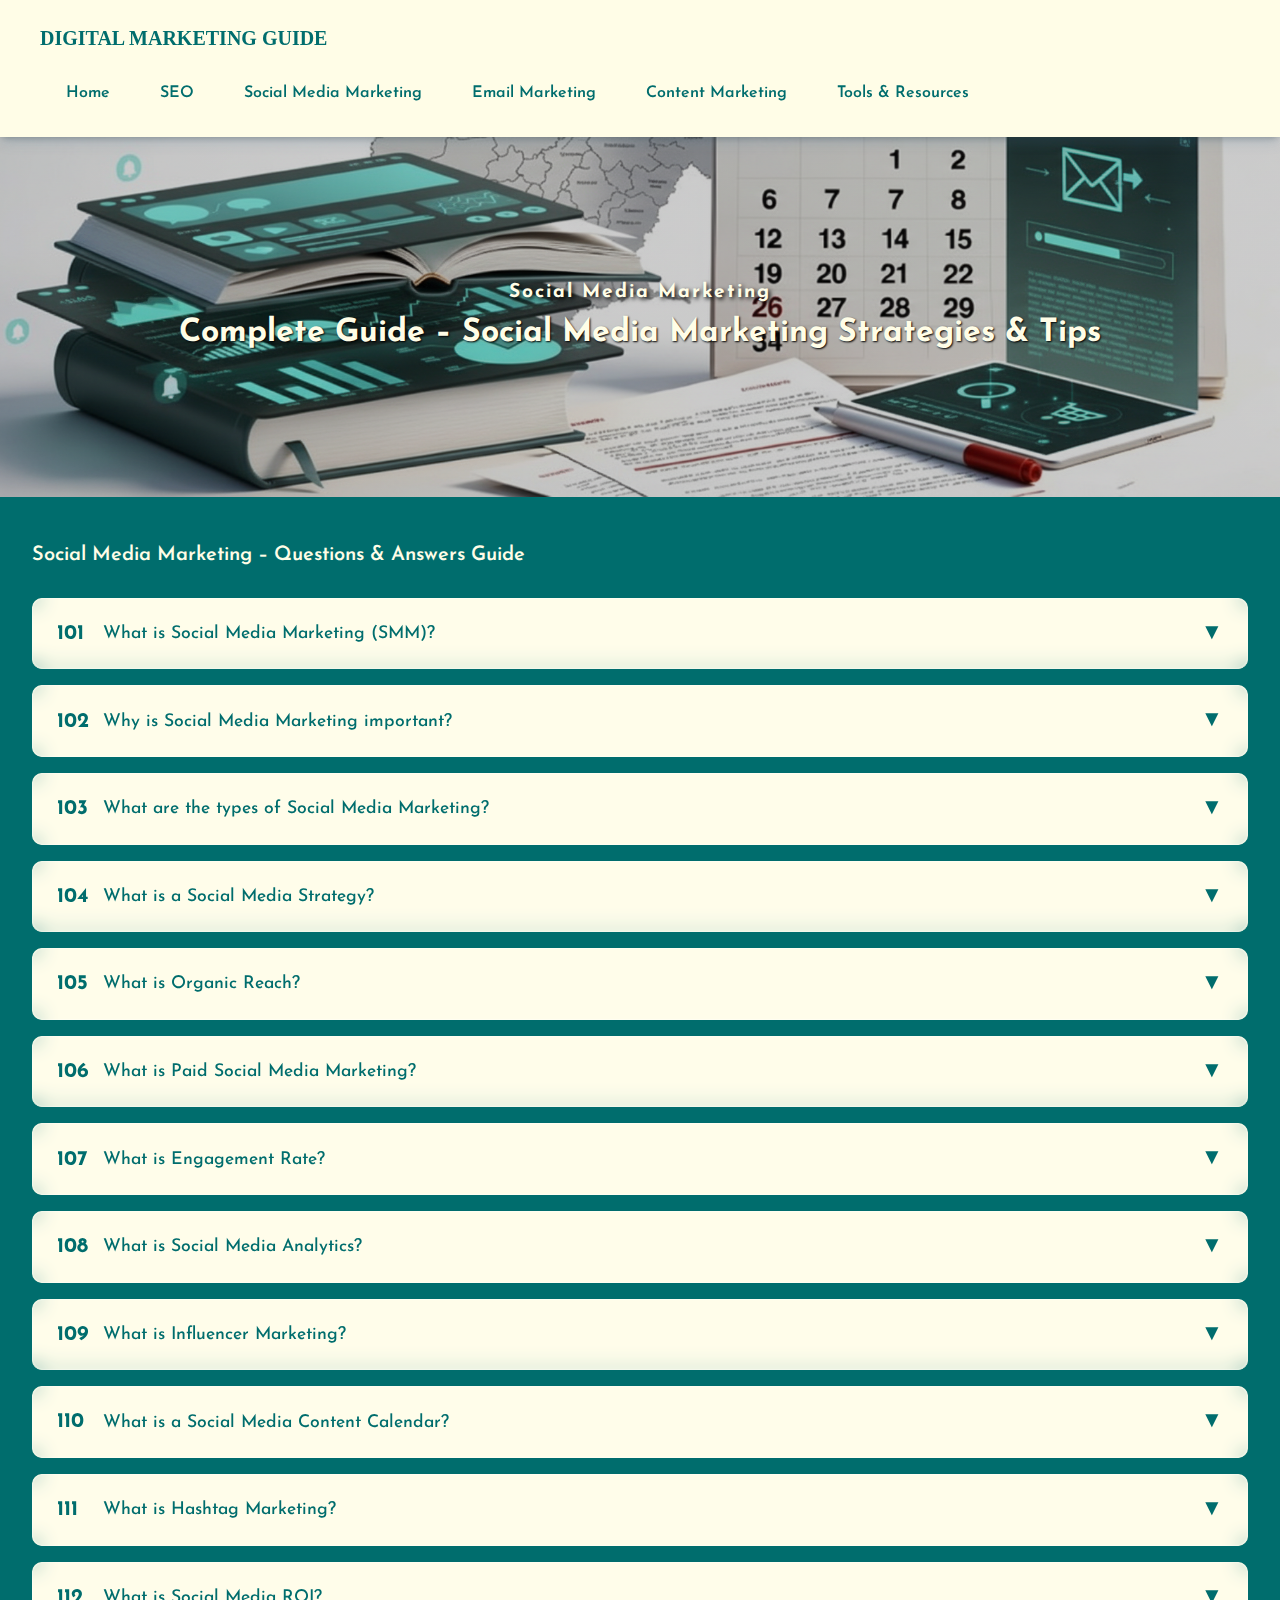
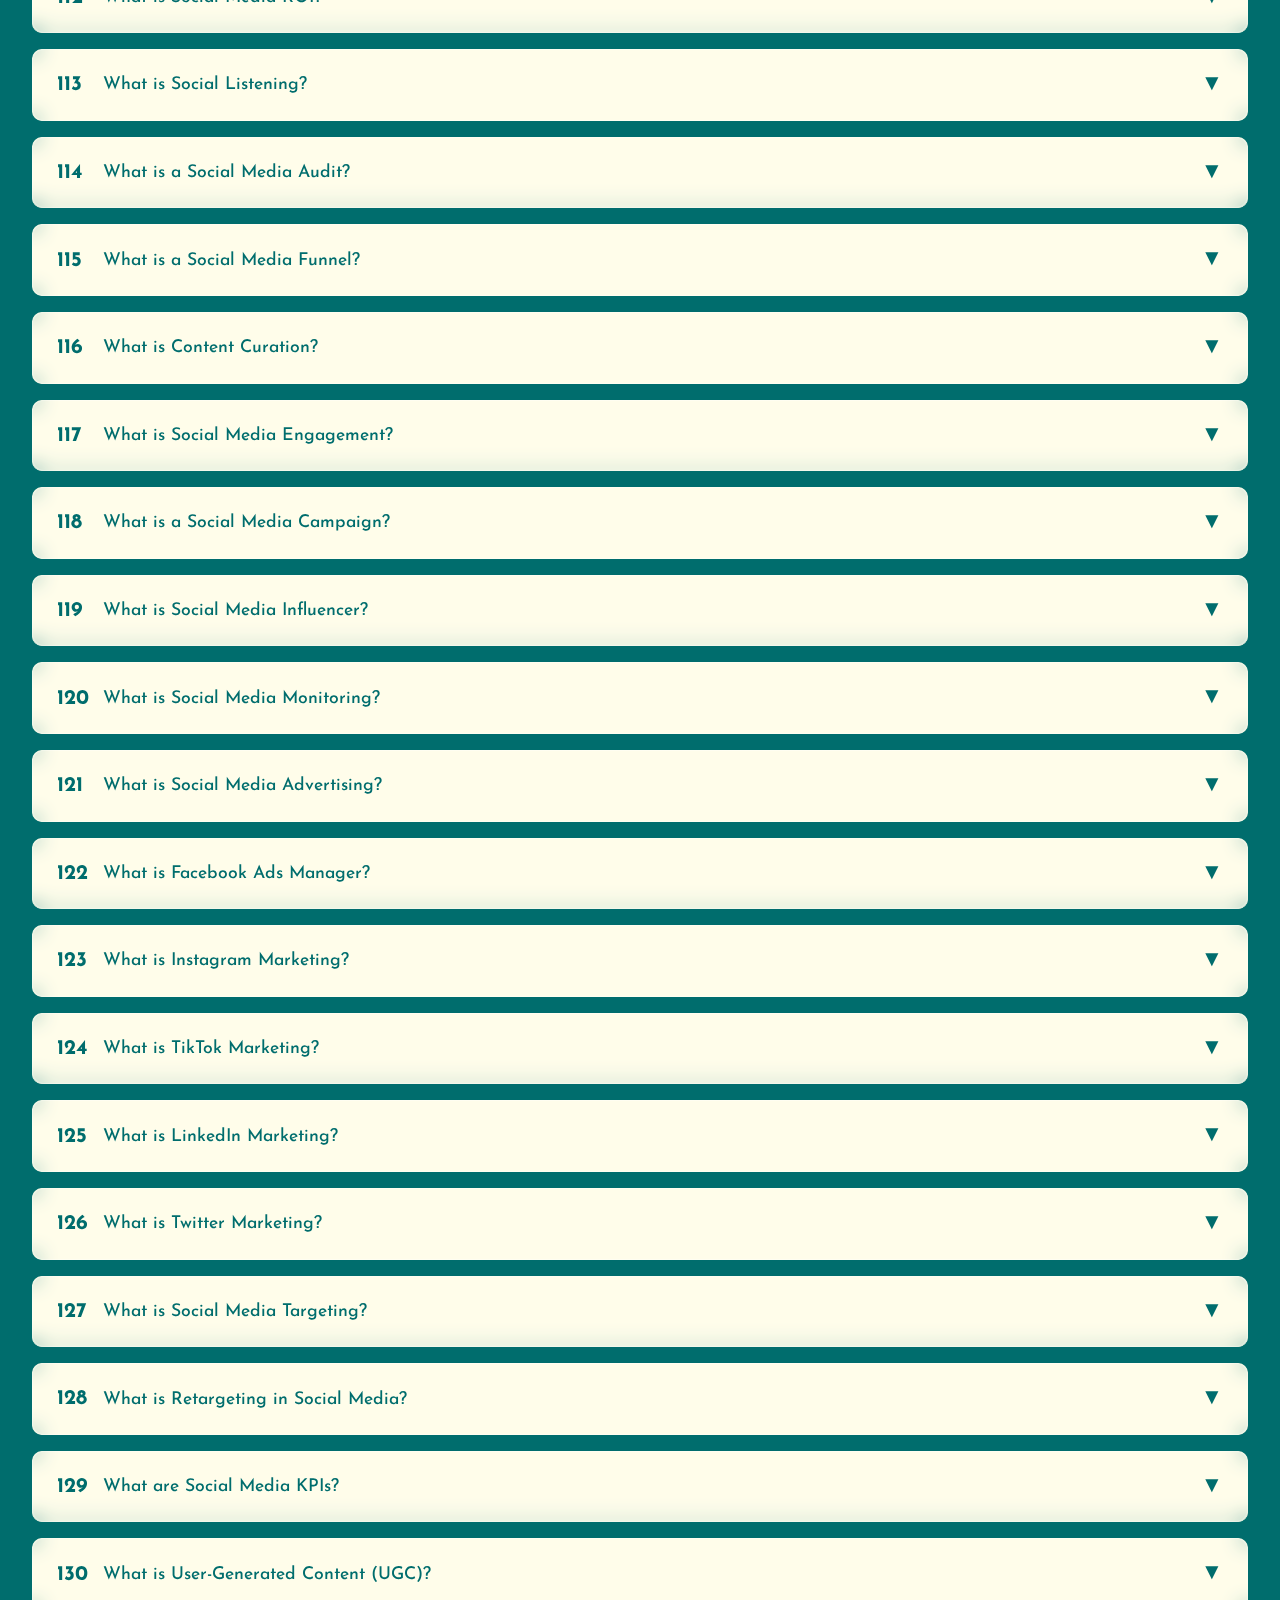
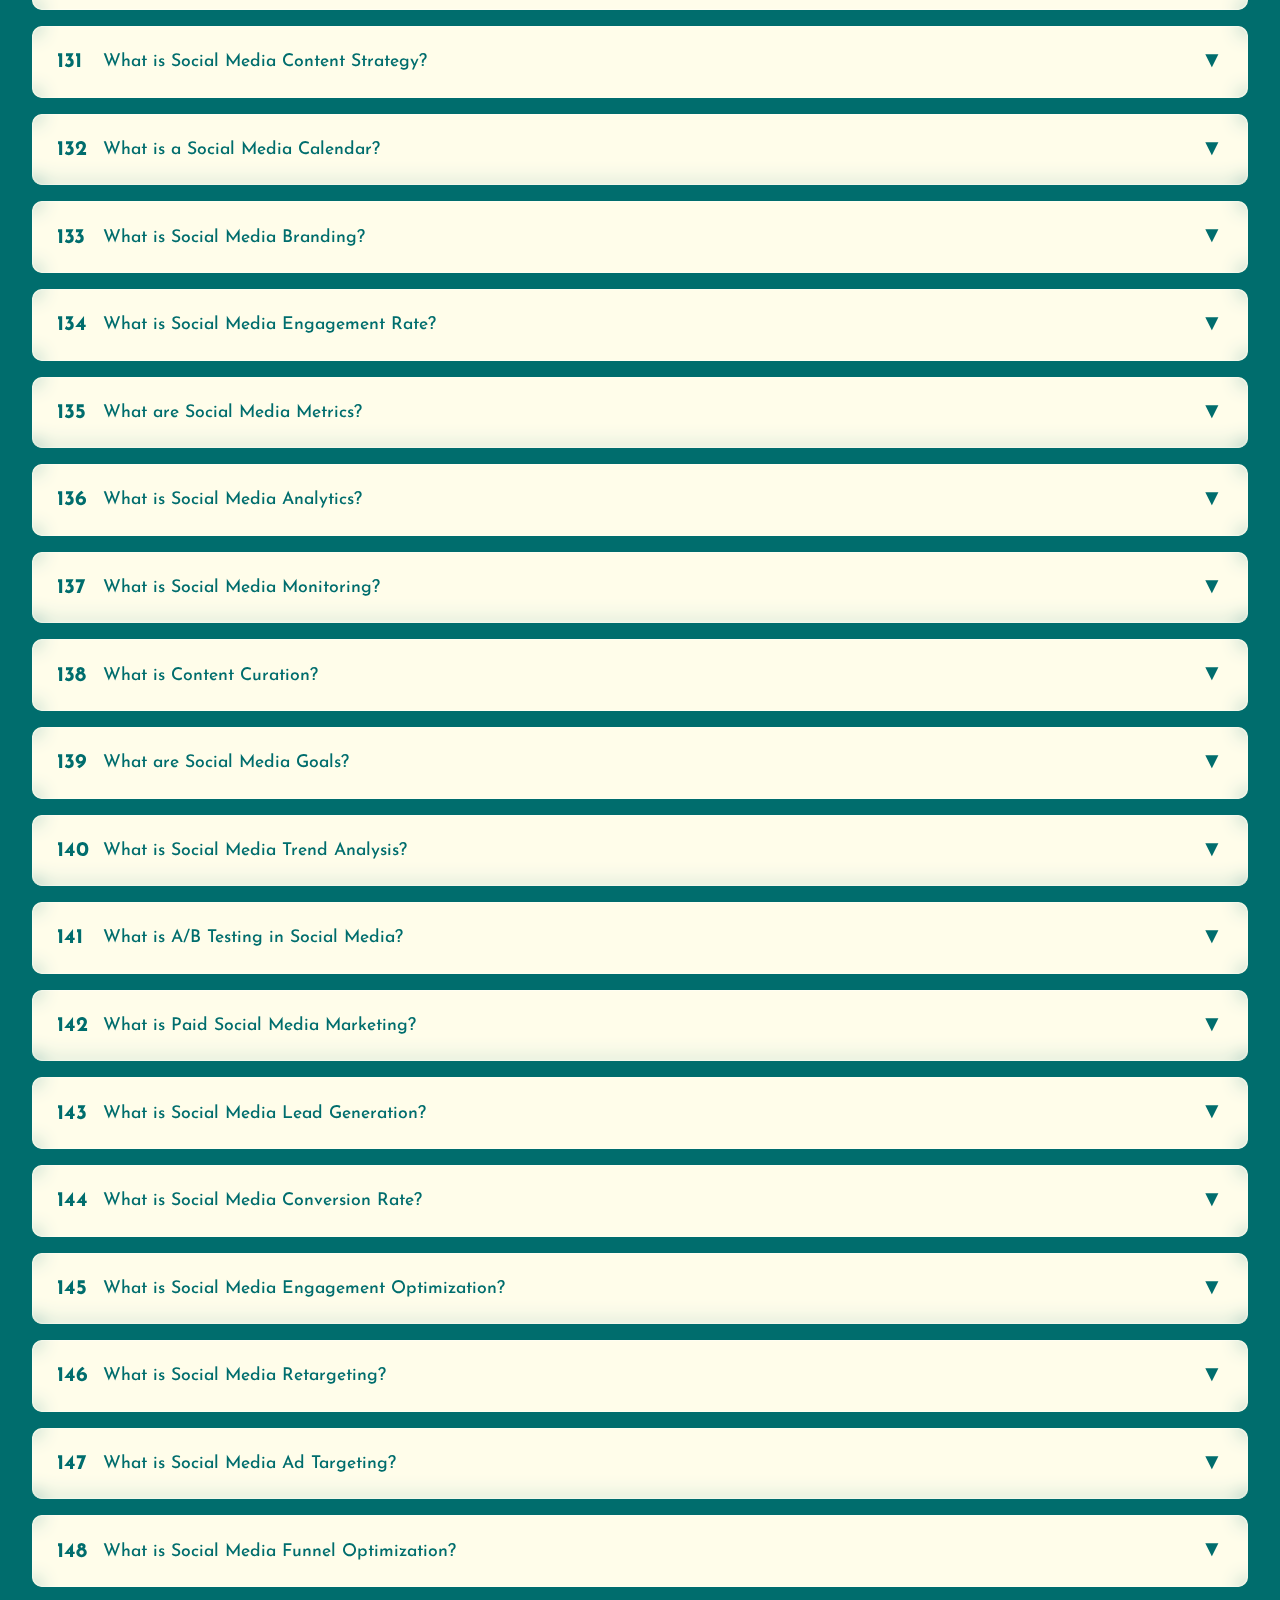
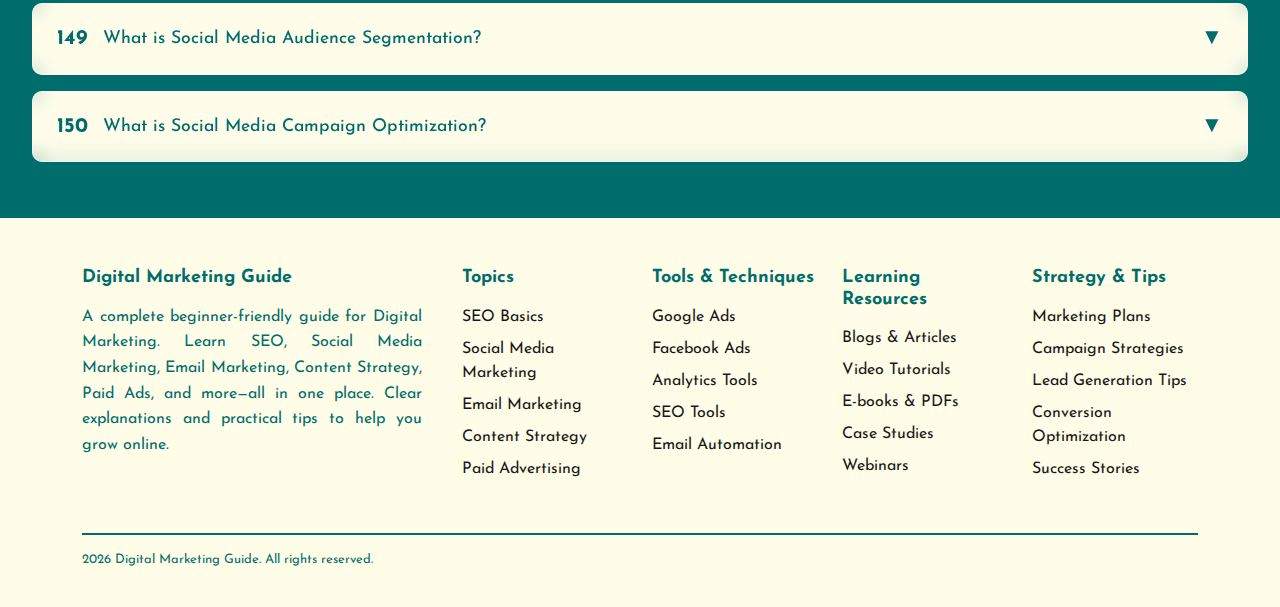
<file: social-media.html>
<!DOCTYPE html>
<html lang="en">

<head>
    <meta charset="UTF-8">
    <meta name="viewport" content="width=device-width, initial-scale=1.0">

    <title>React Interview Questions & Answers | Beginner to Advanced</title>

    <meta name="description"
        content="Prepare for React interviews with the latest React interview questions and answers. Covers beginner, intermediate, and advanced React concepts, hooks, components, state, props, and performance optimization." />

    <meta name="keywords"
        content="react interview questions, react js interview questions, react interview questions and answers, react hooks interview questions, react coding interview, frontend interview questions, javascript react interview" />

    <meta name="author" content="React Interview Guide">
    <meta name="robots" content="index, follow">

    <!--My css-->
    <link rel="stylesheet" href="asset/css/style.css">
    <link rel="icon" href="assets/img/company-logo.png" type="image/png">

    <!--Google font-->
    <link rel="preconnect" href="https://fonts.googleapis.com">
    <link rel="preconnect" href="https://fonts.gstatic.com" crossorigin>
    <link href="https://fonts.googleapis.com/css2?family=Josefin+Sans:ital,wght@0,100..700;1,100..700&display=swap"
        rel="stylesheet">

    <!--Font Awesome-->
    <link rel="stylesheet" href="https://cdnjs.cloudflare.com/ajax/libs/font-awesome/6.7.1/css/all.min.css"
        integrity="sha512-5Hs3dF2AEPkpNAR7UiOHba+lRSJNeM2ECkwxUIxC1Q/FLycGTbNapWXB4tP889k5T5Ju8fs4b1P5z/iB4nMfSQ=="
        crossorigin="anonymous" referrerpolicy="no-referrer" />

    <!--Bootstrap-->
    <link href="https://cdn.jsdelivr.net/npm/bootstrap@5.3.3/dist/css/bootstrap.min.css" rel="stylesheet"
        integrity="sha384-QWTKZyjpPEjISv5WaRU9OFeRpok6YctnYmDr5pNlyT2bRjXh0JMhjY6hW+ALEwIH" crossorigin="anonymous">

    <!-- Bootstrap Icons -->
    <link rel="stylesheet" href="https://cdn.jsdelivr.net/npm/bootstrap-icons/font/bootstrap-icons.css">

    <!-- AOS CSS -->
    <link href="https://cdn.jsdelivr.net/npm/aos@2.3.4/dist/aos.css" rel="stylesheet">

    <link href="https://fonts.googleapis.com/css2?family=Quicksand:wght@400;600&display=swap" rel="stylesheet" />
</head>

<body style="background-color: #323232;">

    <!-- NavBar -->
    <nav id="Navbar" class="navbar px-3 px-md-4 py-md-3">

        <div class="website-name text-white">

            <!-- Logo Icon -->
            <div class="logo-img">
                <i class="fa-solid fa-chart-line"></i> <!-- Digital Marketing icon -->
            </div>

            <!-- Website Title -->
            <a href="index.html" style="text-decoration: none;">
                <h2 class="logo-style ps-3">
                    DIGITAL MARKETING GUIDE
                </h2>
            </a>

        </div>

        <!-- Menu Items -->
        <div class="navbar-item">
            <div class="navbar-menu pe-5">
                <ul class="navbar-menu-links text-white">

                    <a href="index.html">
                        <li> Home </li>
                    </a>

                    <a href="seo.html">
                        <li> SEO </li>
                    </a>

                    <a href="social-media.html">
                        <li> Social Media Marketing </li>
                    </a>

                    <a href="email.html">
                        <li> Email Marketing </li>
                    </a>

                    <a href="content.html">
                        <li> Content Marketing </li>
                    </a>

                    <a href="tools.html">
                        <li> Tools & Resources </li>
                    </a>

                </ul>
            </div>
        </div>

        <!-- Mobile Toggle -->
        <div class="navbar-menu-toggle" onclick="shownavbar()">
            <i class="bi bi-list"></i>
        </div>

    </nav>

    <!-- Side Navbar -->
    <aside class="side-navbar">

        <!-- Close Icon -->
        <p class="cross-symbol" onclick="closenavbar()">
            <i class="fa fa-times" aria-hidden="true"></i>
        </p>

        <div class="side-navbar-links">

            <!-- Home -->
            <p class="side-navbar-link">
                <i class="fas fa-home"></i>
                <a href="index.html"> Home </a>
            </p>

            <!-- SEO -->
            <p class="side-navbar-link">
                <i class="fa-solid fa-magnifying-glass"></i>
                <a href="seo.html"> SEO </a>
            </p>

            <!-- Social Media Marketing -->
            <p class="side-navbar-link">
                <i class="fa-brands fa-facebook"></i>
                <a href="social-media.html"> Social Media Marketing </a>
            </p>

            <!-- Email Marketing -->
            <p class="side-navbar-link">
                <i class="fa-solid fa-envelope"></i>
                <a href="email.html"> Email Marketing </a>
            </p>

            <!-- Content Marketing -->
            <p class="side-navbar-link">
                <i class="fa-solid fa-pen-nib"></i>
                <a href="content.html"> Content Marketing </a>
            </p>

            <!-- Tools & Resources -->
            <p class="side-navbar-link">
                <i class="fa-solid fa-toolbox"></i>
                <a href="tools.html"> Tools & Resources </a>
            </p>

        </div>

    </aside>

    <!-- Page Header -->
    <section class="page-header px-3">
        <div class="page-header-content">
            <h4>Social Media Marketing</h4>
            <h1>Complete Guide – Social Media Marketing Strategies & Tips</h1>
        </div>
    </section>

    <!-- Question & Answer -->
    <div class="react-interview-question">
        <div class="container">

            <h3 class="header-title">Social Media Marketing – Questions & Answers Guide</h3>

            <!-- Question 101 -->
            <div class="question-card">
                <div class="question-header" data-bs-toggle="collapse" data-bs-target="#ans101">
                    <span class="question-number">101</span>
                    <h2 class="question-text">What is Social Media Marketing (SMM)?</h2>
                    <span class="toggle-icon">▼</span>
                </div>
                <div class="answer-body collapse" id="ans101">
                    <p><strong>Answer:</strong></p>
                    <ul>
                        <li>Social Media Marketing is the process of promoting a brand, product, or service on social
                            media platforms.</li>
                        <li>Helps businesses increase brand awareness, engagement, and website traffic.</li>
                        <li>Common platforms include Facebook, Instagram, LinkedIn, Twitter, and TikTok.</li>
                    </ul>
                </div>
            </div>

            <!-- Question 102 -->
            <div class="question-card">
                <div class="question-header" data-bs-toggle="collapse" data-bs-target="#ans102">
                    <span class="question-number">102</span>
                    <h2 class="question-text">Why is Social Media Marketing important?</h2>
                    <span class="toggle-icon">▼</span>
                </div>
                <div class="answer-body collapse" id="ans102">
                    <p><strong>Answer:</strong></p>
                    <ul>
                        <li>It builds brand recognition and trust with your audience.</li>
                        <li>Drives traffic to websites and increases sales opportunities.</li>
                        <li>Enables businesses to engage directly with customers in real-time.</li>
                    </ul>
                </div>
            </div>

            <!-- Question 103 -->
            <div class="question-card">
                <div class="question-header" data-bs-toggle="collapse" data-bs-target="#ans103">
                    <span class="question-number">103</span>
                    <h2 class="question-text">What are the types of Social Media Marketing?</h2>
                    <span class="toggle-icon">▼</span>
                </div>
                <div class="answer-body collapse" id="ans103">
                    <p><strong>Answer:</strong></p>
                    <ul>
                        <li>Organic Social Media Marketing – posting content without paid ads.</li>
                        <li>Paid Social Media Marketing – using ads and sponsored posts.</li>
                        <li>Influencer Marketing – collaborating with social media influencers.</li>
                    </ul>
                </div>
            </div>

            <!-- Question 104 -->
            <div class="question-card">
                <div class="question-header" data-bs-toggle="collapse" data-bs-target="#ans104">
                    <span class="question-number">104</span>
                    <h2 class="question-text">What is a Social Media Strategy?</h2>
                    <span class="toggle-icon">▼</span>
                </div>
                <div class="answer-body collapse" id="ans104">
                    <p><strong>Answer:</strong></p>
                    <ul>
                        <li>A social media strategy is a plan to achieve marketing goals using social media platforms.
                        </li>
                        <li>Includes audience research, content planning, posting schedule, and engagement tactics.</li>
                        <li>Helps measure ROI and improve performance over time.</li>
                    </ul>
                </div>
            </div>

            <!-- Question 105 -->
            <div class="question-card">
                <div class="question-header" data-bs-toggle="collapse" data-bs-target="#ans105">
                    <span class="question-number">105</span>
                    <h2 class="question-text">What is Organic Reach?</h2>
                    <span class="toggle-icon">▼</span>
                </div>
                <div class="answer-body collapse" id="ans105">
                    <p><strong>Answer:</strong></p>
                    <ul>
                        <li>Organic reach is the number of people who see your content without paid promotion.</li>
                        <li>Depends on platform algorithms, engagement, and content quality.</li>
                        <li>High organic reach reduces the need for paid advertising.</li>
                    </ul>
                </div>
            </div>

            <!-- Question 106 -->
            <div class="question-card">
                <div class="question-header" data-bs-toggle="collapse" data-bs-target="#ans106">
                    <span class="question-number">106</span>
                    <h2 class="question-text">What is Paid Social Media Marketing?</h2>
                    <span class="toggle-icon">▼</span>
                </div>
                <div class="answer-body collapse" id="ans106">
                    <p><strong>Answer:</strong></p>
                    <ul>
                        <li>Paid SMM involves running ads or sponsored posts to reach a larger audience.</li>
                        <li>Helps target specific demographics, interests, and behaviors.</li>
                        <li>Provides measurable results and faster growth compared to organic methods.</li>
                    </ul>
                </div>
            </div>

            <!-- Question 107 -->
            <div class="question-card">
                <div class="question-header" data-bs-toggle="collapse" data-bs-target="#ans107">
                    <span class="question-number">107</span>
                    <h2 class="question-text">What is Engagement Rate?</h2>
                    <span class="toggle-icon">▼</span>
                </div>
                <div class="answer-body collapse" id="ans107">
                    <p><strong>Answer:</strong></p>
                    <ul>
                        <li>Engagement rate measures how users interact with your content (likes, comments, shares).
                        </li>
                        <li>High engagement shows content resonates with the audience.</li>
                        <li>Calculated as total interactions ÷ total reach × 100.</li>
                    </ul>
                </div>
            </div>

            <!-- Question 108 -->
            <div class="question-card">
                <div class="question-header" data-bs-toggle="collapse" data-bs-target="#ans108">
                    <span class="question-number">108</span>
                    <h2 class="question-text">What is Social Media Analytics?</h2>
                    <span class="toggle-icon">▼</span>
                </div>
                <div class="answer-body collapse" id="ans108">
                    <p><strong>Answer:</strong></p>
                    <ul>
                        <li>Social media analytics tracks performance metrics of your content and campaigns.</li>
                        <li>Common metrics: reach, impressions, clicks, conversions, and engagement rate.</li>
                        <li>Helps improve strategy, content quality, and ROI.</li>
                    </ul>
                </div>
            </div>

            <!-- Question 109 -->
            <div class="question-card">
                <div class="question-header" data-bs-toggle="collapse" data-bs-target="#ans109">
                    <span class="question-number">109</span>
                    <h2 class="question-text">What is Influencer Marketing?</h2>
                    <span class="toggle-icon">▼</span>
                </div>
                <div class="answer-body collapse" id="ans109">
                    <p><strong>Answer:</strong></p>
                    <ul>
                        <li>Influencer marketing involves partnering with popular social media personalities to promote
                            your brand.</li>
                        <li>Influencers have a loyal audience and can boost brand credibility.</li>
                        <li>Effective for awareness, leads, and sales.</li>
                    </ul>
                </div>
            </div>

            <!-- Question 110 -->
            <div class="question-card">
                <div class="question-header" data-bs-toggle="collapse" data-bs-target="#ans110">
                    <span class="question-number">110</span>
                    <h2 class="question-text">What is a Social Media Content Calendar?</h2>
                    <span class="toggle-icon">▼</span>
                </div>
                <div class="answer-body collapse" id="ans110">
                    <p><strong>Answer:</strong></p>
                    <ul>
                        <li>A content calendar schedules social media posts in advance.</li>
                        <li>Helps maintain consistent posting and manage campaigns effectively.</li>
                        <li>Includes content type, caption, hashtags, publishing time, and platform.</li>
                    </ul>
                </div>
            </div>

            <!-- Question 111 -->
            <div class="question-card">
                <div class="question-header" data-bs-toggle="collapse" data-bs-target="#ans111">
                    <span class="question-number">111</span>
                    <h2 class="question-text">What is Hashtag Marketing?</h2>
                    <span class="toggle-icon">▼</span>
                </div>
                <div class="answer-body collapse" id="ans111">
                    <p><strong>Answer:</strong></p>
                    <ul>
                        <li>Hashtag marketing uses specific hashtags to categorize content and increase visibility.</li>
                        <li>Helps target audiences interested in specific topics or trends.</li>
                        <li>Popular on Instagram, Twitter, and LinkedIn.</li>
                    </ul>
                </div>
            </div>

            <!-- Question 112 -->
            <div class="question-card">
                <div class="question-header" data-bs-toggle="collapse" data-bs-target="#ans112">
                    <span class="question-number">112</span>
                    <h2 class="question-text">What is Social Media ROI?</h2>
                    <span class="toggle-icon">▼</span>
                </div>
                <div class="answer-body collapse" id="ans112">
                    <p><strong>Answer:</strong></p>
                    <ul>
                        <li>Social Media ROI measures the effectiveness of social media campaigns.</li>
                        <li>Calculated as the value generated (leads, sales, or engagement) ÷ cost of campaigns.</li>
                        <li>Helps businesses understand which strategies are profitable.</li>
                    </ul>
                </div>
            </div>

            <!-- Question 113 -->
            <div class="question-card">
                <div class="question-header" data-bs-toggle="collapse" data-bs-target="#ans113">
                    <span class="question-number">113</span>
                    <h2 class="question-text">What is Social Listening?</h2>
                    <span class="toggle-icon">▼</span>
                </div>
                <div class="answer-body collapse" id="ans113">
                    <p><strong>Answer:</strong></p>
                    <ul>
                        <li>Social listening is monitoring social media channels for mentions, feedback, and trends.
                        </li>
                        <li>Helps understand audience opinions and improve marketing strategies.</li>
                        <li>Tools like Hootsuite, Sprout Social, and Brandwatch are commonly used.</li>
                    </ul>
                </div>
            </div>

            <!-- Question 114 -->
            <div class="question-card">
                <div class="question-header" data-bs-toggle="collapse" data-bs-target="#ans114">
                    <span class="question-number">114</span>
                    <h2 class="question-text">What is a Social Media Audit?</h2>
                    <span class="toggle-icon">▼</span>
                </div>
                <div class="answer-body collapse" id="ans114">
                    <p><strong>Answer:</strong></p>
                    <ul>
                        <li>A social media audit evaluates your social media performance and presence.</li>
                        <li>Analyzes metrics, content quality, engagement, and audience growth.</li>
                        <li>Helps identify strengths, weaknesses, and opportunities to improve strategy.</li>
                    </ul>
                </div>
            </div>

            <!-- Question 115 -->
            <div class="question-card">
                <div class="question-header" data-bs-toggle="collapse" data-bs-target="#ans115">
                    <span class="question-number">115</span>
                    <h2 class="question-text">What is a Social Media Funnel?</h2>
                    <span class="toggle-icon">▼</span>
                </div>
                <div class="answer-body collapse" id="ans115">
                    <p><strong>Answer:</strong></p>
                    <ul>
                        <li>A social media funnel guides users from awareness to conversion through content and
                            engagement.</li>
                        <li>Stages include Awareness, Interest, Consideration, Conversion, and Retention.</li>
                        <li>Helps turn followers into customers systematically.</li>
                    </ul>
                </div>
            </div>

            <!-- Question 116 -->
            <div class="question-card">
                <div class="question-header" data-bs-toggle="collapse" data-bs-target="#ans116">
                    <span class="question-number">116</span>
                    <h2 class="question-text">What is Content Curation?</h2>
                    <span class="toggle-icon">▼</span>
                </div>
                <div class="answer-body collapse" id="ans116">
                    <p><strong>Answer:</strong></p>
                    <ul>
                        <li>Content curation is finding, organizing, and sharing relevant content from other sources.
                        </li>
                        <li>Helps provide value to your audience without creating everything from scratch.</li>
                        <li>Boosts credibility and keeps social media accounts active.</li>
                    </ul>
                </div>
            </div>

            <!-- Question 117 -->
            <div class="question-card">
                <div class="question-header" data-bs-toggle="collapse" data-bs-target="#ans117">
                    <span class="question-number">117</span>
                    <h2 class="question-text">What is Social Media Engagement?</h2>
                    <span class="toggle-icon">▼</span>
                </div>
                <div class="answer-body collapse" id="ans117">
                    <p><strong>Answer:</strong></p>
                    <ul>
                        <li>Engagement is how users interact with your social media content (likes, shares, comments).
                        </li>
                        <li>High engagement indicates strong audience interest and content relevance.</li>
                        <li>Engagement rate is often measured to track performance.</li>
                    </ul>
                </div>
            </div>

            <!-- Question 118 -->
            <div class="question-card">
                <div class="question-header" data-bs-toggle="collapse" data-bs-target="#ans118">
                    <span class="question-number">118</span>
                    <h2 class="question-text">What is a Social Media Campaign?</h2>
                    <span class="toggle-icon">▼</span>
                </div>
                <div class="answer-body collapse" id="ans118">
                    <p><strong>Answer:</strong></p>
                    <ul>
                        <li>A campaign is a planned series of social media posts to achieve a specific goal.</li>
                        <li>Goals can include brand awareness, lead generation, website traffic, or sales.</li>
                        <li>Campaigns include content, hashtags, visuals, schedule, and performance tracking.</li>
                    </ul>
                </div>
            </div>

            <!-- Question 119 -->
            <div class="question-card">
                <div class="question-header" data-bs-toggle="collapse" data-bs-target="#ans119">
                    <span class="question-number">119</span>
                    <h2 class="question-text">What is Social Media Influencer?</h2>
                    <span class="toggle-icon">▼</span>
                </div>
                <div class="answer-body collapse" id="ans119">
                    <p><strong>Answer:</strong></p>
                    <ul>
                        <li>An influencer is a person with a large and engaged following on social media.</li>
                        <li>They promote products, services, or content to their audience.</li>
                        <li>Influencers help businesses gain credibility and reach new customers.</li>
                    </ul>
                </div>
            </div>

            <!-- Question 120 -->
            <div class="question-card">
                <div class="question-header" data-bs-toggle="collapse" data-bs-target="#ans120">
                    <span class="question-number">120</span>
                    <h2 class="question-text">What is Social Media Monitoring?</h2>
                    <span class="toggle-icon">▼</span>
                </div>
                <div class="answer-body collapse" id="ans120">
                    <p><strong>Answer:</strong></p>
                    <ul>
                        <li>Social media monitoring is tracking mentions, comments, and conversations about your brand
                            online.</li>
                        <li>Helps respond to customer feedback, manage reputation, and identify trends.</li>
                        <li>Tools like Mention, Brand24, and Sprout Social are commonly used.</li>
                    </ul>
                </div>
            </div>

            <!-- Question 121 -->
            <div class="question-card">
                <div class="question-header" data-bs-toggle="collapse" data-bs-target="#ans121">
                    <span class="question-number">121</span>
                    <h2 class="question-text">What is Social Media Advertising?</h2>
                    <span class="toggle-icon">▼</span>
                </div>
                <div class="answer-body collapse" id="ans121">
                    <p><strong>Answer:</strong></p>
                    <ul>
                        <li>Social media advertising involves using paid ads to promote content, products, or services.
                        </li>
                        <li>Platforms like Facebook, Instagram, LinkedIn, and Twitter allow targeted ad campaigns.</li>
                        <li>Helps reach a specific audience quickly and measure ROI accurately.</li>
                    </ul>
                </div>
            </div>

            <!-- Question 122 -->
            <div class="question-card">
                <div class="question-header" data-bs-toggle="collapse" data-bs-target="#ans122">
                    <span class="question-number">122</span>
                    <h2 class="question-text">What is Facebook Ads Manager?</h2>
                    <span class="toggle-icon">▼</span>
                </div>
                <div class="answer-body collapse" id="ans122">
                    <p><strong>Answer:</strong></p>
                    <ul>
                        <li>Facebook Ads Manager is a tool to create, manage, and track Facebook and Instagram ads.</li>
                        <li>Allows targeting by demographics, interests, behaviors, and location.</li>
                        <li>Provides performance metrics like reach, clicks, conversions, and cost per result.</li>
                    </ul>
                </div>
            </div>

            <!-- Question 123 -->
            <div class="question-card">
                <div class="question-header" data-bs-toggle="collapse" data-bs-target="#ans123">
                    <span class="question-number">123</span>
                    <h2 class="question-text">What is Instagram Marketing?</h2>
                    <span class="toggle-icon">▼</span>
                </div>
                <div class="answer-body collapse" id="ans123">
                    <p><strong>Answer:</strong></p>
                    <ul>
                        <li>Instagram marketing involves promoting your brand using posts, stories, reels, and ads.</li>
                        <li>Focuses on visually appealing content to engage followers.</li>
                        <li>Helps increase brand awareness, followers, and website traffic.</li>
                    </ul>
                </div>
            </div>

            <!-- Question 124 -->
            <div class="question-card">
                <div class="question-header" data-bs-toggle="collapse" data-bs-target="#ans124">
                    <span class="question-number">124</span>
                    <h2 class="question-text">What is TikTok Marketing?</h2>
                    <span class="toggle-icon">▼</span>
                </div>
                <div class="answer-body collapse" id="ans124">
                    <p><strong>Answer:</strong></p>
                    <ul>
                        <li>TikTok marketing uses short-form video content to promote products or services.</li>
                        <li>Focuses on trends, challenges, and viral content to increase visibility.</li>
                        <li>Helps brands engage younger audiences and build brand personality.</li>
                    </ul>
                </div>
            </div>

            <!-- Question 125 -->
            <div class="question-card">
                <div class="question-header" data-bs-toggle="collapse" data-bs-target="#ans125">
                    <span class="question-number">125</span>
                    <h2 class="question-text">What is LinkedIn Marketing?</h2>
                    <span class="toggle-icon">▼</span>
                </div>
                <div class="answer-body collapse" id="ans125">
                    <p><strong>Answer:</strong></p>
                    <ul>
                        <li>LinkedIn marketing targets professionals and B2B audiences.</li>
                        <li>Includes posts, articles, sponsored content, and LinkedIn Ads.</li>
                        <li>Helps generate leads, build authority, and recruit talent.</li>
                    </ul>
                </div>
            </div>

            <!-- Question 126 -->
            <div class="question-card">
                <div class="question-header" data-bs-toggle="collapse" data-bs-target="#ans126">
                    <span class="question-number">126</span>
                    <h2 class="question-text">What is Twitter Marketing?</h2>
                    <span class="toggle-icon">▼</span>
                </div>
                <div class="answer-body collapse" id="ans126">
                    <p><strong>Answer:</strong></p>
                    <ul>
                        <li>Twitter marketing promotes brands via tweets, threads, and ads.</li>
                        <li>Focuses on trending topics, hashtags, and real-time engagement.</li>
                        <li>Helps increase brand visibility and customer interaction quickly.</li>
                    </ul>
                </div>
            </div>

            <!-- Question 127 -->
            <div class="question-card">
                <div class="question-header" data-bs-toggle="collapse" data-bs-target="#ans127">
                    <span class="question-number">127</span>
                    <h2 class="question-text">What is Social Media Targeting?</h2>
                    <span class="toggle-icon">▼</span>
                </div>
                <div class="answer-body collapse" id="ans127">
                    <p><strong>Answer:</strong></p>
                    <ul>
                        <li>Social media targeting is selecting specific audience groups for ads and content.</li>
                        <li>Can target by age, gender, location, interests, behaviors, and devices.</li>
                        <li>Improves ad efficiency and ROI.</li>
                    </ul>
                </div>
            </div>

            <!-- Question 128 -->
            <div class="question-card">
                <div class="question-header" data-bs-toggle="collapse" data-bs-target="#ans128">
                    <span class="question-number">128</span>
                    <h2 class="question-text">What is Retargeting in Social Media?</h2>
                    <span class="toggle-icon">▼</span>
                </div>
                <div class="answer-body collapse" id="ans128">
                    <p><strong>Answer:</strong></p>
                    <ul>
                        <li>Retargeting shows ads to users who have previously interacted with your website or content.
                        </li>
                        <li>Helps convert interested users into customers.</li>
                        <li>Commonly used on Facebook, Instagram, and Google Ads.</li>
                    </ul>
                </div>
            </div>

            <!-- Question 129 -->
            <div class="question-card">
                <div class="question-header" data-bs-toggle="collapse" data-bs-target="#ans129">
                    <span class="question-number">129</span>
                    <h2 class="question-text">What are Social Media KPIs?</h2>
                    <span class="toggle-icon">▼</span>
                </div>
                <div class="answer-body collapse" id="ans129">
                    <p><strong>Answer:</strong></p>
                    <ul>
                        <li>Key Performance Indicators (KPIs) measure the success of social media campaigns.</li>
                        <li>Examples: reach, engagement, clicks, conversions, and follower growth.</li>
                        <li>KPI tracking helps optimize content and strategy.</li>
                    </ul>
                </div>
            </div>

            <!-- Question 130 -->
            <div class="question-card">
                <div class="question-header" data-bs-toggle="collapse" data-bs-target="#ans130">
                    <span class="question-number">130</span>
                    <h2 class="question-text">What is User-Generated Content (UGC)?</h2>
                    <span class="toggle-icon">▼</span>
                </div>
                <div class="answer-body collapse" id="ans130">
                    <p><strong>Answer:</strong></p>
                    <ul>
                        <li>User-Generated Content is content created by your audience or customers about your brand.
                        </li>
                        <li>Includes reviews, photos, videos, testimonials, and social posts.</li>
                        <li>UGC builds trust, authenticity, and engagement for your brand.</li>
                    </ul>
                </div>
            </div>

            <!-- Question 131 -->
            <div class="question-card">
                <div class="question-header" data-bs-toggle="collapse" data-bs-target="#ans131">
                    <span class="question-number">131</span>
                    <h2 class="question-text">What is Social Media Content Strategy?</h2>
                    <span class="toggle-icon">▼</span>
                </div>
                <div class="answer-body collapse" id="ans131">
                    <p><strong>Answer:</strong></p>
                    <ul>
                        <li>A social media content strategy is a plan for creating, publishing, and managing posts.</li>
                        <li>Defines target audience, content types, posting frequency, and engagement goals.</li>
                        <li>Helps improve brand consistency and campaign effectiveness.</li>
                    </ul>
                </div>
            </div>

            <!-- Question 132 -->
            <div class="question-card">
                <div class="question-header" data-bs-toggle="collapse" data-bs-target="#ans132">
                    <span class="question-number">132</span>
                    <h2 class="question-text">What is a Social Media Calendar?</h2>
                    <span class="toggle-icon">▼</span>
                </div>
                <div class="answer-body collapse" id="ans132">
                    <p><strong>Answer:</strong></p>
                    <ul>
                        <li>A social media calendar is a schedule of planned posts for all social platforms.</li>
                        <li>Includes dates, times, content types, captions, and hashtags.</li>
                        <li>Ensures consistent posting and organized campaigns.</li>
                    </ul>
                </div>
            </div>

            <!-- Question 133 -->
            <div class="question-card">
                <div class="question-header" data-bs-toggle="collapse" data-bs-target="#ans133">
                    <span class="question-number">133</span>
                    <h2 class="question-text">What is Social Media Branding?</h2>
                    <span class="toggle-icon">▼</span>
                </div>
                <div class="answer-body collapse" id="ans133">
                    <p><strong>Answer:</strong></p>
                    <ul>
                        <li>Social media branding is creating a consistent visual and messaging identity online.</li>
                        <li>Includes profile design, logo, colors, tone, and content style.</li>
                        <li>Helps increase recognition and build trust with followers.</li>
                    </ul>
                </div>
            </div>

            <!-- Question 134 -->
            <div class="question-card">
                <div class="question-header" data-bs-toggle="collapse" data-bs-target="#ans134">
                    <span class="question-number">134</span>
                    <h2 class="question-text">What is Social Media Engagement Rate?</h2>
                    <span class="toggle-icon">▼</span>
                </div>
                <div class="answer-body collapse" id="ans134">
                    <p><strong>Answer:</strong></p>
                    <ul>
                        <li>Engagement rate measures how actively followers interact with your content.</li>
                        <li>Includes likes, comments, shares, clicks, and saves.</li>
                        <li>Calculated as total interactions ÷ total followers × 100.</li>
                    </ul>
                </div>
            </div>

            <!-- Question 135 -->
            <div class="question-card">
                <div class="question-header" data-bs-toggle="collapse" data-bs-target="#ans135">
                    <span class="question-number">135</span>
                    <h2 class="question-text">What are Social Media Metrics?</h2>
                    <span class="toggle-icon">▼</span>
                </div>
                <div class="answer-body collapse" id="ans135">
                    <p><strong>Answer:</strong></p>
                    <ul>
                        <li>Metrics are data points to measure social media performance.</li>
                        <li>Examples: reach, impressions, clicks, engagement, conversions, and follower growth.</li>
                        <li>Helps optimize strategy and content for better results.</li>
                    </ul>
                </div>
            </div>

            <!-- Question 136 -->
            <div class="question-card">
                <div class="question-header" data-bs-toggle="collapse" data-bs-target="#ans136">
                    <span class="question-number">136</span>
                    <h2 class="question-text">What is Social Media Analytics?</h2>
                    <span class="toggle-icon">▼</span>
                </div>
                <div class="answer-body collapse" id="ans136">
                    <p><strong>Answer:</strong></p>
                    <ul>
                        <li>Social media analytics is the process of analyzing data from social platforms.</li>
                        <li>Helps understand audience behavior, campaign performance, and ROI.</li>
                        <li>Tools like Facebook Insights, Instagram Analytics, and Google Analytics are used.</li>
                    </ul>
                </div>
            </div>

            <!-- Question 137 -->
            <div class="question-card">
                <div class="question-header" data-bs-toggle="collapse" data-bs-target="#ans137">
                    <span class="question-number">137</span>
                    <h2 class="question-text">What is Social Media Monitoring?</h2>
                    <span class="toggle-icon">▼</span>
                </div>
                <div class="answer-body collapse" id="ans137">
                    <p><strong>Answer:</strong></p>
                    <ul>
                        <li>Monitoring tracks mentions, comments, hashtags, and conversations about your brand online.
                        </li>
                        <li>Helps respond to customers, manage reputation, and identify trends early.</li>
                        <li>Tools include Hootsuite, Sprout Social, and Brand24.</li>
                    </ul>
                </div>
            </div>

            <!-- Question 138 -->
            <div class="question-card">
                <div class="question-header" data-bs-toggle="collapse" data-bs-target="#ans138">
                    <span class="question-number">138</span>
                    <h2 class="question-text">What is Content Curation?</h2>
                    <span class="toggle-icon">▼</span>
                </div>
                <div class="answer-body collapse" id="ans138">
                    <p><strong>Answer:</strong></p>
                    <ul>
                        <li>Content curation is collecting, organizing, and sharing high-quality content from other
                            sources.</li>
                        <li>Helps provide value to followers and maintain an active social presence.</li>
                        <li>Supports brand authority and audience engagement.</li>
                    </ul>
                </div>
            </div>

            <!-- Question 139 -->
            <div class="question-card">
                <div class="question-header" data-bs-toggle="collapse" data-bs-target="#ans139">
                    <span class="question-number">139</span>
                    <h2 class="question-text">What are Social Media Goals?</h2>
                    <span class="toggle-icon">▼</span>
                </div>
                <div class="answer-body collapse" id="ans139">
                    <p><strong>Answer:</strong></p>
                    <ul>
                        <li>Social media goals are specific objectives set for campaigns and content.</li>
                        <li>Examples: increase followers, boost engagement, drive traffic, generate leads, or increase
                            sales.</li>
                        <li>Goals guide strategy, content planning, and performance measurement.</li>
                    </ul>
                </div>
            </div>

            <!-- Question 140 -->
            <div class="question-card">
                <div class="question-header" data-bs-toggle="collapse" data-bs-target="#ans140">
                    <span class="question-number">140</span>
                    <h2 class="question-text">What is Social Media Trend Analysis?</h2>
                    <span class="toggle-icon">▼</span>
                </div>
                <div class="answer-body collapse" id="ans140">
                    <p><strong>Answer:</strong></p>
                    <ul>
                        <li>Trend analysis identifies popular topics, hashtags, and content formats in social media.
                        </li>
                        <li>Helps brands create relevant content and participate in trending conversations.</li>
                        <li>Supports audience engagement and brand visibility.</li>
                    </ul>
                </div>
            </div>

            <!-- Question 141 -->
            <div class="question-card">
                <div class="question-header" data-bs-toggle="collapse" data-bs-target="#ans141">
                    <span class="question-number">141</span>
                    <h2 class="question-text">What is A/B Testing in Social Media?</h2>
                    <span class="toggle-icon">▼</span>
                </div>
                <div class="answer-body collapse" id="ans141">
                    <p><strong>Answer:</strong></p>
                    <ul>
                        <li>A/B testing compares two versions of a post, ad, or campaign to see which performs better.
                        </li>
                        <li>Tests elements like visuals, captions, call-to-action, or posting times.</li>
                        <li>Helps improve engagement, conversions, and ROI.</li>
                    </ul>
                </div>
            </div>

            <!-- Question 142 -->
            <div class="question-card">
                <div class="question-header" data-bs-toggle="collapse" data-bs-target="#ans142">
                    <span class="question-number">142</span>
                    <h2 class="question-text">What is Paid Social Media Marketing?</h2>
                    <span class="toggle-icon">▼</span>
                </div>
                <div class="answer-body collapse" id="ans142">
                    <p><strong>Answer:</strong></p>
                    <ul>
                        <li>Paid social media marketing uses ads to reach a larger and targeted audience.</li>
                        <li>Platforms include Facebook, Instagram, LinkedIn, Twitter, and TikTok.</li>
                        <li>Helps achieve faster results for brand awareness, lead generation, and conversions.</li>
                    </ul>
                </div>
            </div>

            <!-- Question 143 -->
            <div class="question-card">
                <div class="question-header" data-bs-toggle="collapse" data-bs-target="#ans143">
                    <span class="question-number">143</span>
                    <h2 class="question-text">What is Social Media Lead Generation?</h2>
                    <span class="toggle-icon">▼</span>
                </div>
                <div class="answer-body collapse" id="ans143">
                    <p><strong>Answer:</strong></p>
                    <ul>
                        <li>Lead generation collects contact information from potential customers via social media.</li>
                        <li>Can use forms, gated content, ads, or contests to capture leads.</li>
                        <li>Helps build email lists and sales pipelines.</li>
                    </ul>
                </div>
            </div>

            <!-- Question 144 -->
            <div class="question-card">
                <div class="question-header" data-bs-toggle="collapse" data-bs-target="#ans144">
                    <span class="question-number">144</span>
                    <h2 class="question-text">What is Social Media Conversion Rate?</h2>
                    <span class="toggle-icon">▼</span>
                </div>
                <div class="answer-body collapse" id="ans144">
                    <p><strong>Answer:</strong></p>
                    <ul>
                        <li>Conversion rate is the percentage of users who take a desired action from social media.</li>
                        <li>Actions include making a purchase, signing up, or downloading content.</li>
                        <li>Helps measure the effectiveness of campaigns and content strategy.</li>
                    </ul>
                </div>
            </div>

            <!-- Question 145 -->
            <div class="question-card">
                <div class="question-header" data-bs-toggle="collapse" data-bs-target="#ans145">
                    <span class="question-number">145</span>
                    <h2 class="question-text">What is Social Media Engagement Optimization?</h2>
                    <span class="toggle-icon">▼</span>
                </div>
                <div class="answer-body collapse" id="ans145">
                    <p><strong>Answer:</strong></p>
                    <ul>
                        <li>Engagement optimization improves how users interact with your content.</li>
                        <li>Includes posting at peak times, using interactive posts, and engaging visuals.</li>
                        <li>Helps increase likes, comments, shares, and overall audience interaction.</li>
                    </ul>
                </div>
            </div>

            <!-- Question 146 -->
            <div class="question-card">
                <div class="question-header" data-bs-toggle="collapse" data-bs-target="#ans146">
                    <span class="question-number">146</span>
                    <h2 class="question-text">What is Social Media Retargeting?</h2>
                    <span class="toggle-icon">▼</span>
                </div>
                <div class="answer-body collapse" id="ans146">
                    <p><strong>Answer:</strong></p>
                    <ul>
                        <li>Retargeting shows ads to users who previously visited your website or interacted with
                            content.</li>
                        <li>Increases chances of conversion by reminding users about your brand.</li>
                        <li>Works on platforms like Facebook, Instagram, and Google Display Network.</li>
                    </ul>
                </div>
            </div>

            <!-- Question 147 -->
            <div class="question-card">
                <div class="question-header" data-bs-toggle="collapse" data-bs-target="#ans147">
                    <span class="question-number">147</span>
                    <h2 class="question-text">What is Social Media Ad Targeting?</h2>
                    <span class="toggle-icon">▼</span>
                </div>
                <div class="answer-body collapse" id="ans147">
                    <p><strong>Answer:</strong></p>
                    <ul>
                        <li>Ad targeting selects the right audience for social media campaigns.</li>
                        <li>Can target by age, gender, interests, behavior, location, and device.</li>
                        <li>Improves ad relevance and ROI by reaching potential customers.</li>
                    </ul>
                </div>
            </div>

            <!-- Question 148 -->
            <div class="question-card">
                <div class="question-header" data-bs-toggle="collapse" data-bs-target="#ans148">
                    <span class="question-number">148</span>
                    <h2 class="question-text">What is Social Media Funnel Optimization?</h2>
                    <span class="toggle-icon">▼</span>
                </div>
                <div class="answer-body collapse" id="ans148">
                    <p><strong>Answer:</strong></p>
                    <ul>
                        <li>Funnel optimization improves how users move from awareness to conversion.</li>
                        <li>Includes improving content, calls-to-action, and retargeting strategies.</li>
                        <li>Helps maximize conversions and reduce drop-offs at each stage.</li>
                    </ul>
                </div>
            </div>

            <!-- Question 149 -->
            <div class="question-card">
                <div class="question-header" data-bs-toggle="collapse" data-bs-target="#ans149">
                    <span class="question-number">149</span>
                    <h2 class="question-text">What is Social Media Audience Segmentation?</h2>
                    <span class="toggle-icon">▼</span>
                </div>
                <div class="answer-body collapse" id="ans149">
                    <p><strong>Answer:</strong></p>
                    <ul>
                        <li>Audience segmentation divides followers into groups based on behavior, demographics, or
                            interests.</li>
                        <li>Helps deliver personalized content and ads to each segment.</li>
                        <li>Improves engagement, relevance, and ROI of campaigns.</li>
                    </ul>
                </div>
            </div>

            <!-- Question 150 -->
            <div class="question-card">
                <div class="question-header" data-bs-toggle="collapse" data-bs-target="#ans150">
                    <span class="question-number">150</span>
                    <h2 class="question-text">What is Social Media Campaign Optimization?</h2>
                    <span class="toggle-icon">▼</span>
                </div>
                <div class="answer-body collapse" id="ans150">
                    <p><strong>Answer:</strong></p>
                    <ul>
                        <li>Campaign optimization improves the effectiveness of social media ads and posts.</li>
                        <li>Includes testing visuals, captions, targeting, and timing.</li>
                        <li>Helps increase engagement, conversions, and overall ROI.</li>
                    </ul>
                </div>
            </div>

        </div>

    </div>

    <!-- Footer -->
    <footer class="loan-footer px-2">
        <div class="container">
            <div class="row">

                <!-- About Digital Marketing -->
                <div class="col-md-4 col-sm-12 mb-4">
                    <h5 class="fw-bold">Digital Marketing Guide</h5>

                    <p class="pe-0 pe-md-3">
                        A complete beginner-friendly guide for Digital Marketing.
                        Learn SEO, Social Media Marketing, Email Marketing,
                        Content Strategy, Paid Ads, and more—all in one place.
                        Clear explanations and practical tips to help you grow online.
                    </p>
                </div>

                <!-- Digital Marketing Topics -->
                <div class="col-md-2 col-6 mb-4">
                    <h5 class="fw-bold">Topics</h5>
                    <ul class="footer-links">
                        <li><a href="#">SEO Basics</a></li>
                        <li><a href="#">Social Media Marketing</a></li>
                        <li><a href="#">Email Marketing</a></li>
                        <li><a href="#">Content Strategy</a></li>
                        <li><a href="#">Paid Advertising</a></li>
                    </ul>
                </div>

                <!-- Tools & Techniques -->
                <div class="col-md-2 col-6 mb-4">
                    <h5 class="fw-bold">Tools & Techniques</h5>
                    <ul class="footer-links">
                        <li><a href="#">Google Ads</a></li>
                        <li><a href="#">Facebook Ads</a></li>
                        <li><a href="#">Analytics Tools</a></li>
                        <li><a href="#">SEO Tools</a></li>
                        <li><a href="#">Email Automation</a></li>
                    </ul>
                </div>

                <!-- Learning Resources -->
                <div class="col-md-2 col-6 mb-4">
                    <h5 class="fw-bold">Learning Resources</h5>
                    <ul class="footer-links">
                        <li><a href="#">Blogs & Articles</a></li>
                        <li><a href="#">Video Tutorials</a></li>
                        <li><a href="#">E-books & PDFs</a></li>
                        <li><a href="#">Case Studies</a></li>
                        <li><a href="#">Webinars</a></li>
                    </ul>
                </div>

                <!-- Strategy & Tips -->
                <div class="col-md-2 col-6 mb-4">
                    <h5 class="fw-bold">Strategy & Tips</h5>
                    <ul class="footer-links">
                        <li><a href="#">Marketing Plans</a></li>
                        <li><a href="#">Campaign Strategies</a></li>
                        <li><a href="#">Lead Generation Tips</a></li>
                        <li><a href="#">Conversion Optimization</a></li>
                        <li><a href="#">Success Stories</a></li>
                    </ul>
                </div>

            </div>

            <!-- Bottom Footer -->
            <div class="footer-bottom text-center">
                <p>
                    <i class="fa-regular fa-copyright"></i>
                    2026 Digital Marketing Guide. All rights reserved.
                </p>
            </div>

        </div>
    </footer>

    <script src="asset/js/script.js"></script>

    <!-- Bootstrap JS -->
    <script src="https://cdn.jsdelivr.net/npm/bootstrap@5.3.3/dist/js/bootstrap.bundle.min.js"
        integrity="sha384-YvpcrYf0tY3lHB60NNkmXc5s9fDVZLESaAA55NDzOxhy9GkcIdslK1eN7N6jIeHz"
        crossorigin="anonymous"> </script>

    <!-- Question & Answer JS-->
    <script>
        document.querySelectorAll('.question-header').forEach(header => {
            header.addEventListener('click', () => {
                header.classList.toggle('active');
            });
        });
    </script>

</body>

</html>
</file>
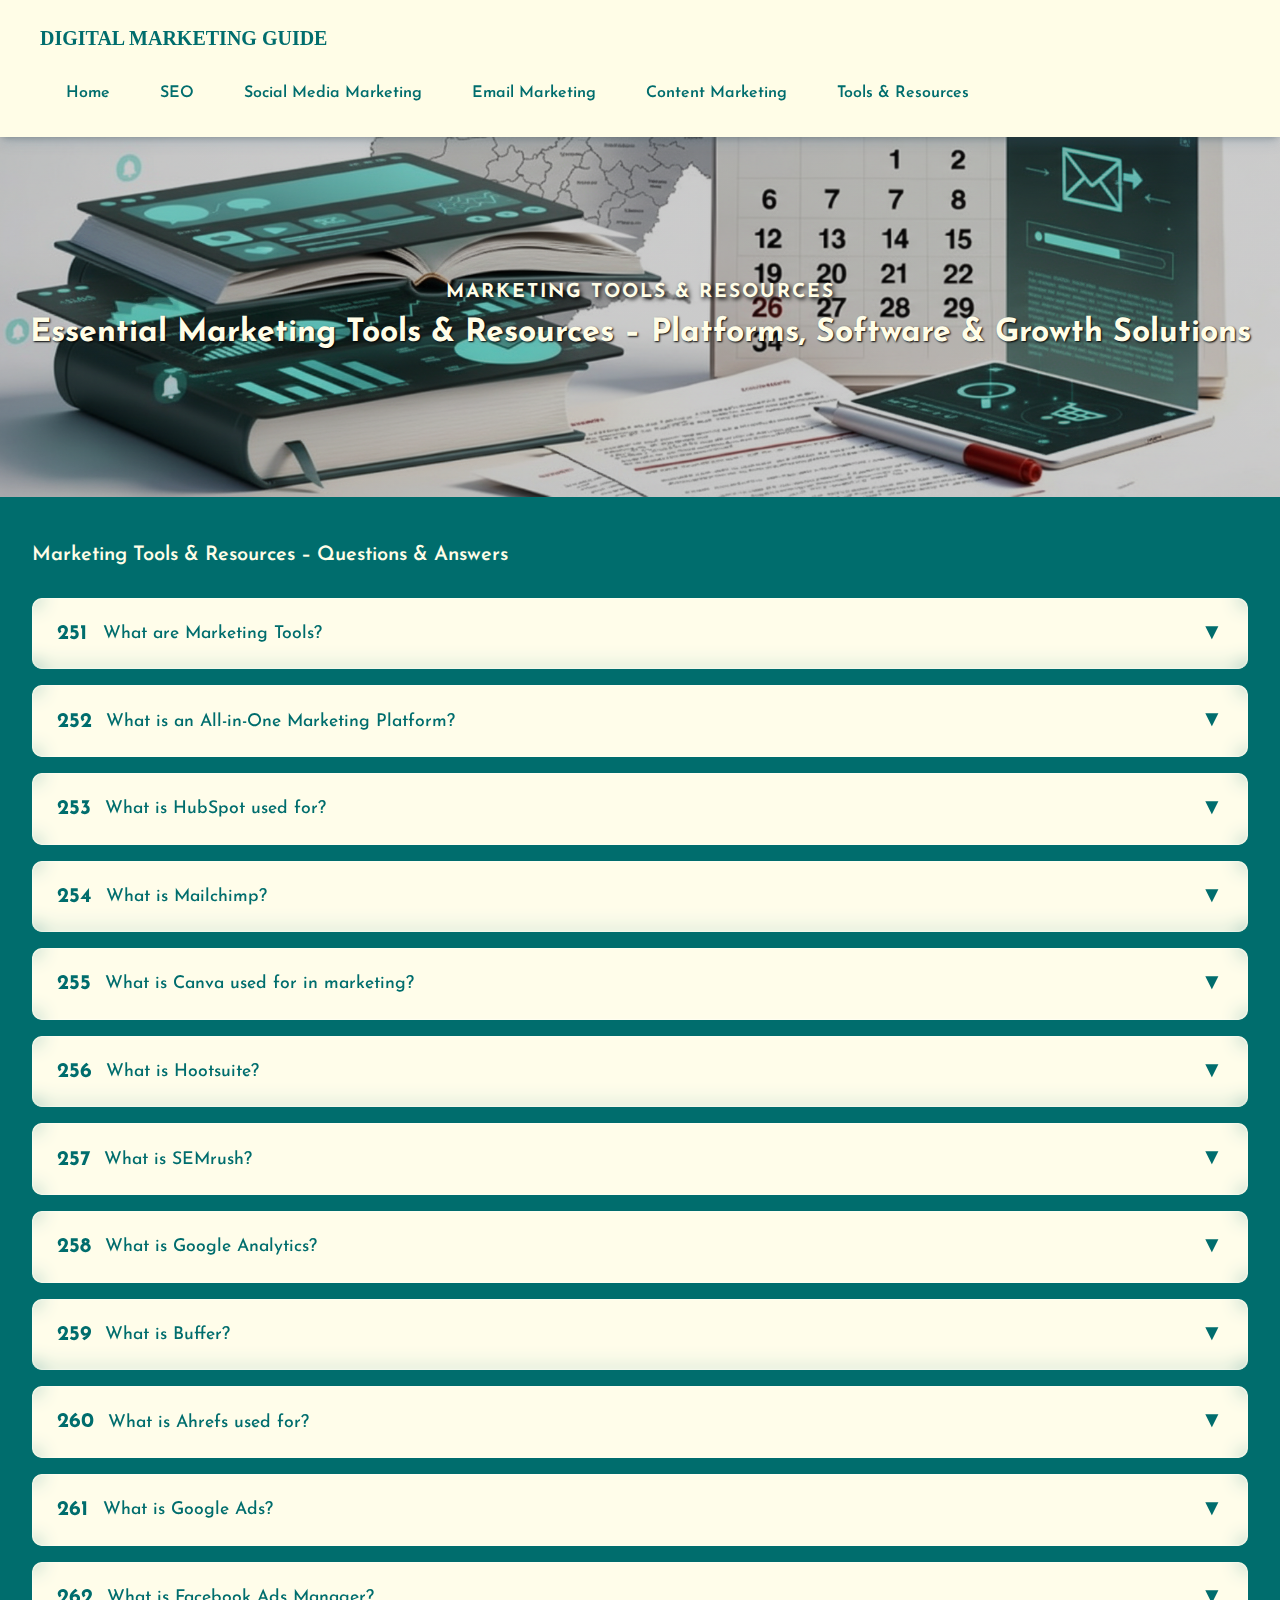
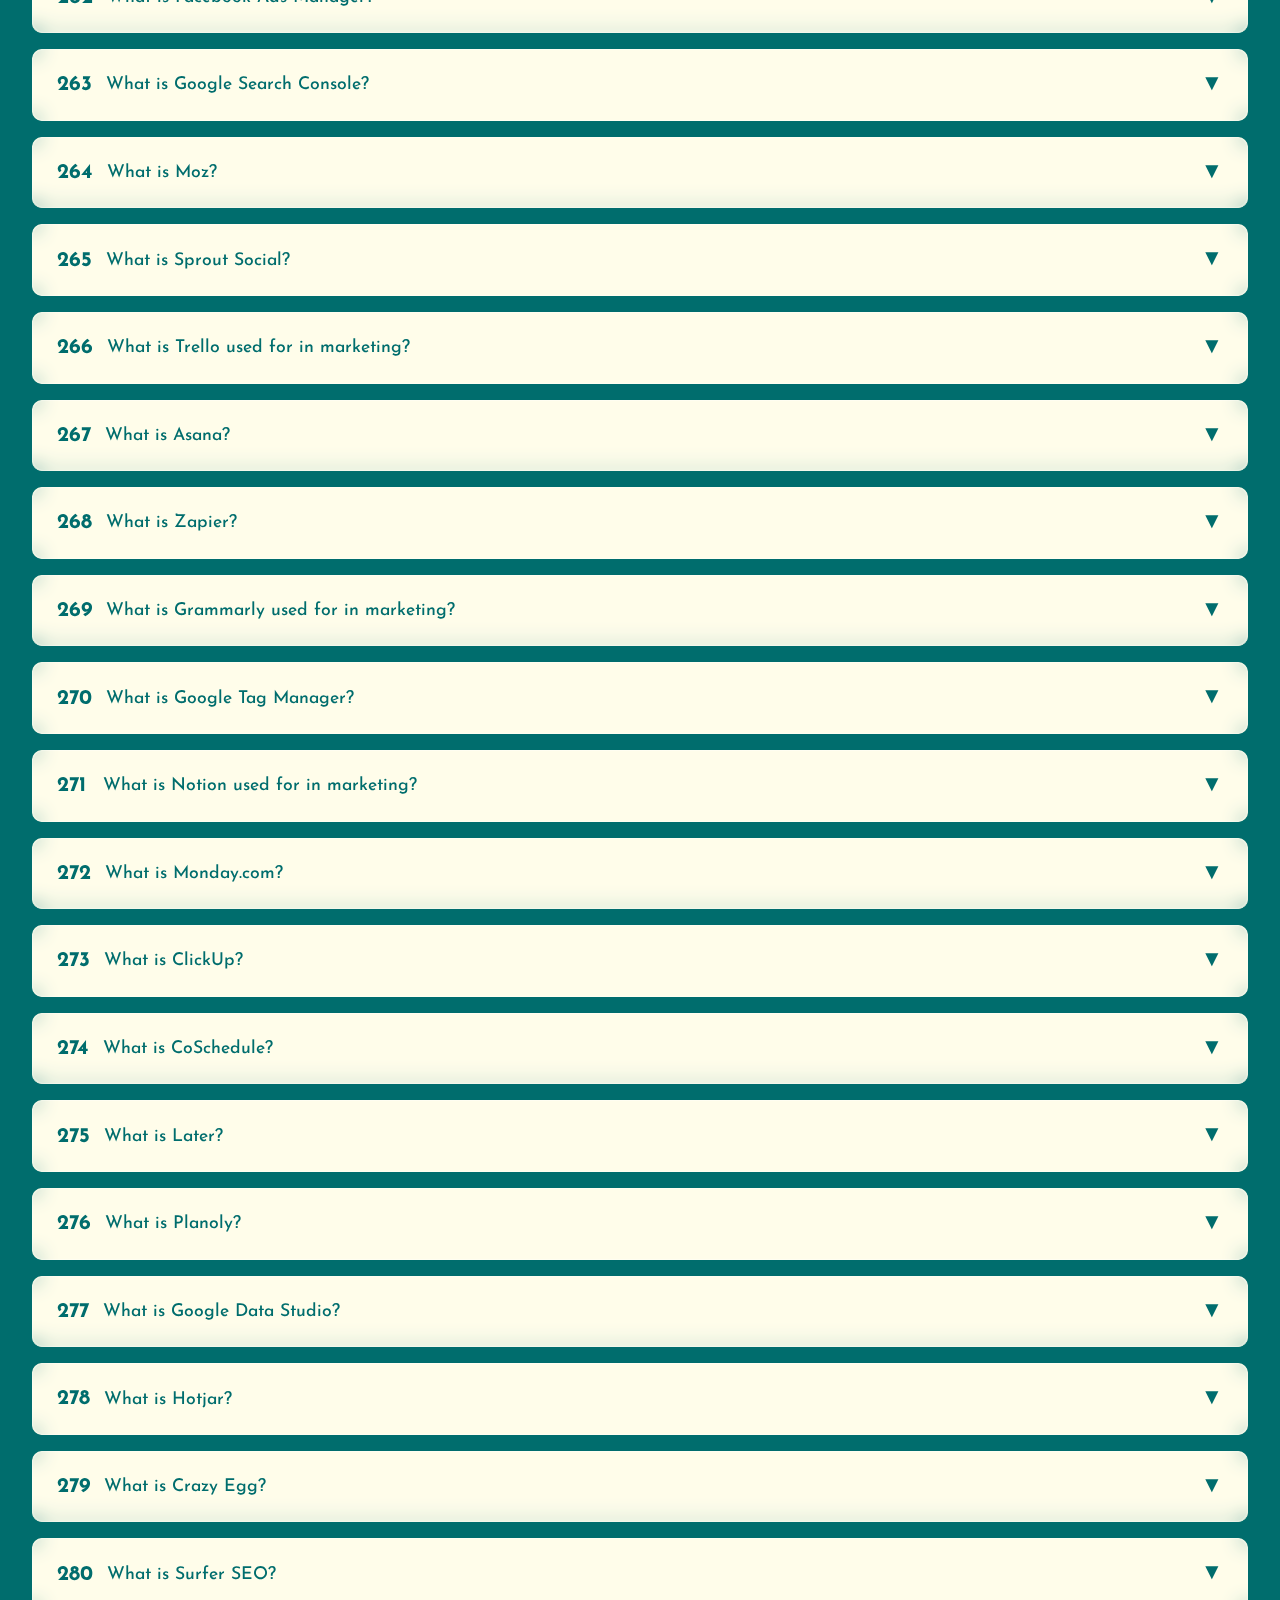
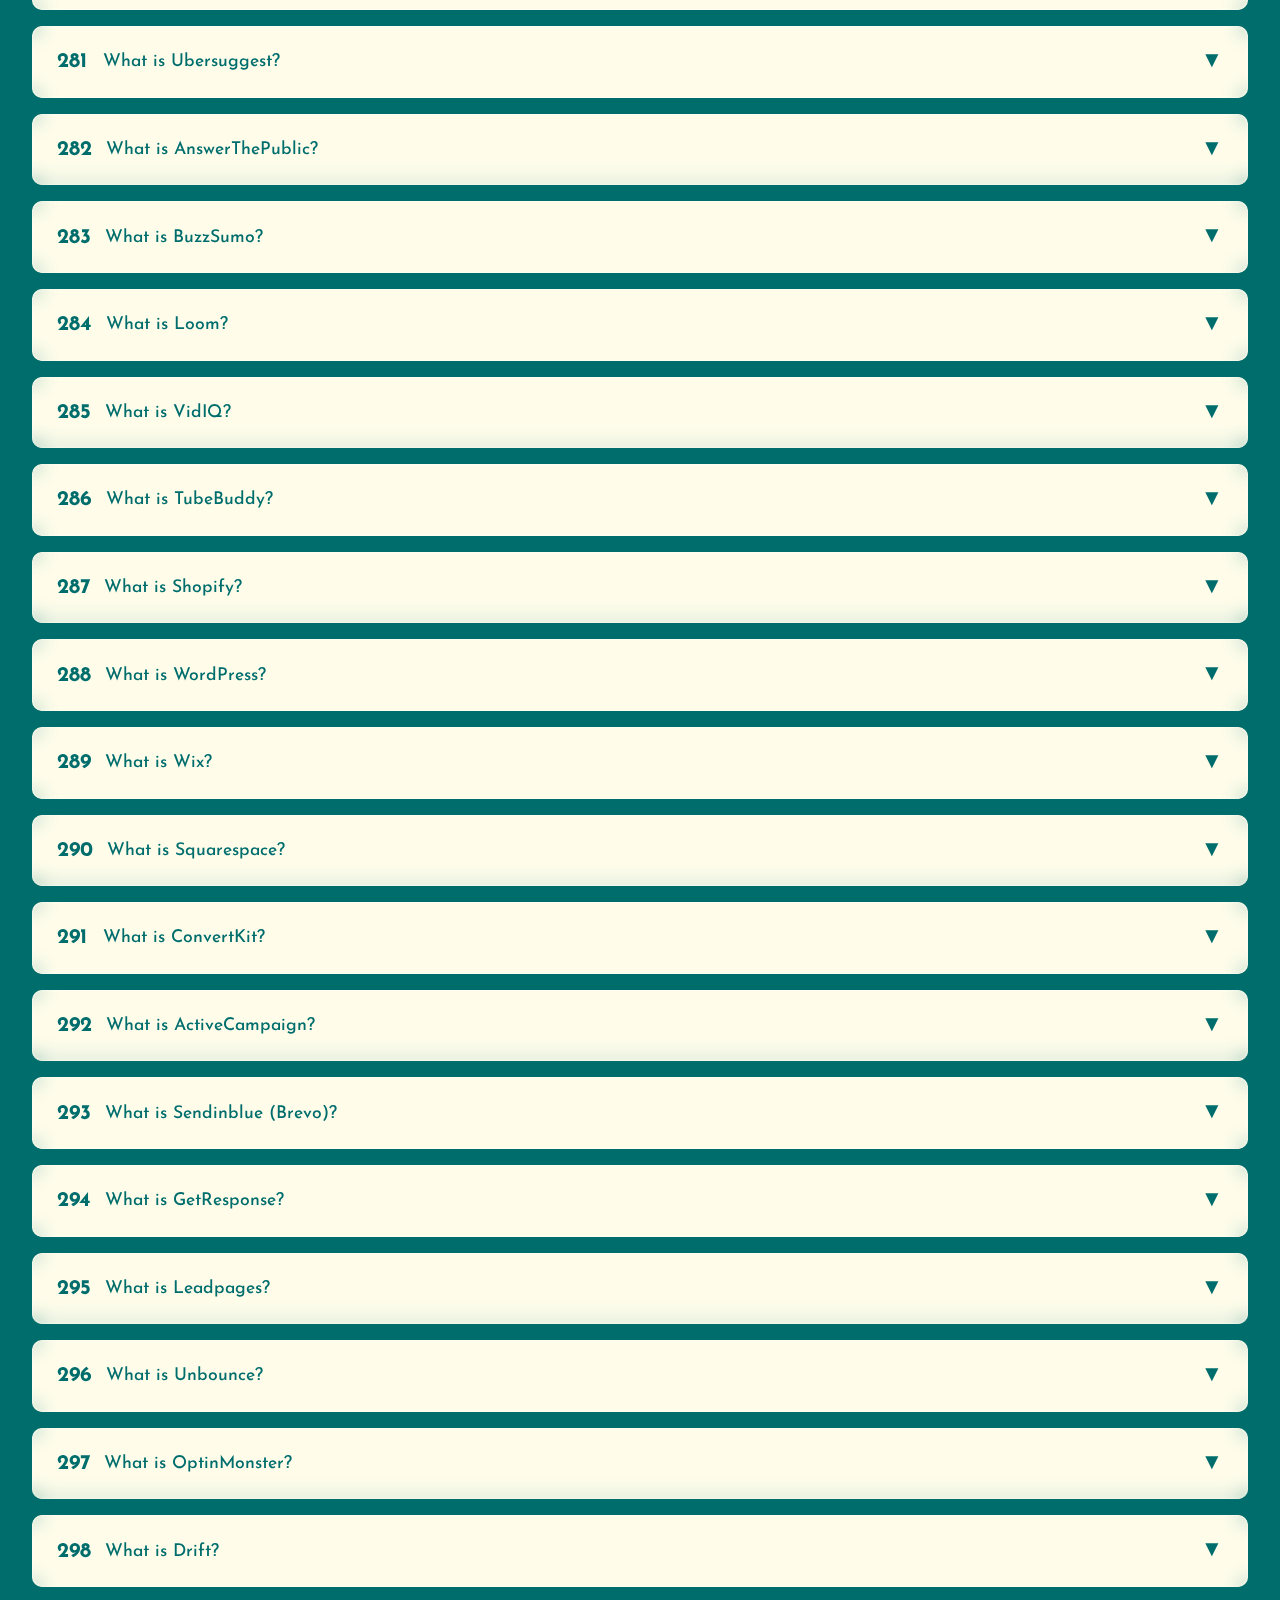
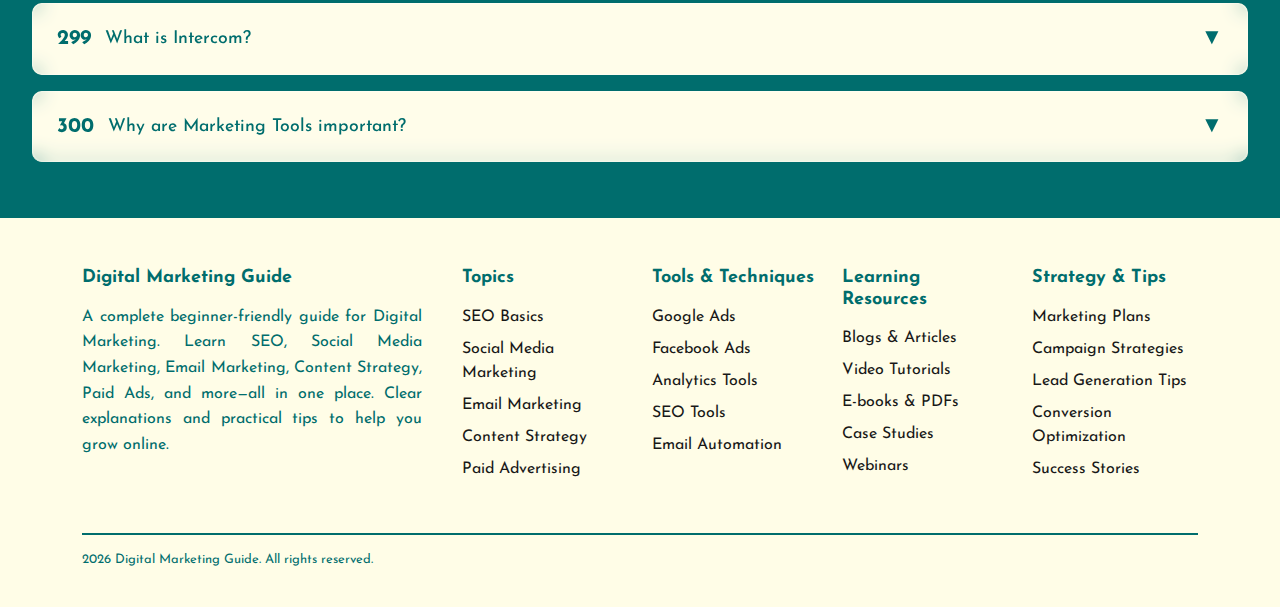
<file: tools.html>
<!DOCTYPE html>
<html lang="en">

<head>
  <meta charset="UTF-8">
    <meta name="viewport" content="width=device-width, initial-scale=1.0">

    <title>Top Digital Marketing Interview Questions & Answers | Complete Marketing Guide</title>

    <meta name="description"
        content="Master Digital Marketing with top interview questions, expert answers, and practical strategies on SEO, Social Media, Email Marketing, Content Marketing, PPC, and Marketing Tools." />

    <meta name="keywords"
        content="Digital Marketing interview questions, SEO questions, Social Media Marketing interview, Email Marketing strategies, Content Marketing Q&A, PPC interview questions, Marketing tools, Digital Marketing certification preparation" />

    <meta name="author" content="Digital Marketing Guide">
    <meta name="robots" content="index, follow">

    <!-- Open Graph Meta Tags -->
    <meta property="og:title" content="Digital Marketing Questions & Answers | Complete Marketing Guide">
    <meta property="og:description"
        content="Explore Digital Marketing questions and answers covering SEO, Social Media Marketing, Email Marketing, Content Marketing, PPC, and Marketing Tools. Perfect for beginners to advanced learners.">
    <meta property="og:type" content="website">
    <meta property="og:url" content="https://digitalmarketinguide.netlify.app/">
    <meta property="og:image" content="https://digitalmarketinguide.netlify.app/asset/img/digital-marketing-banner.png">
    <!-- Replace image -->
    <meta property="og:site_name" content="Digital Marketing Guide">

    <!-- Twitter Card Meta Tags -->
    <meta name="twitter:card" content="summary_large_image">
    <meta name="twitter:title" content="Digital Marketing Questions & Answers | Complete Marketing Guide">
    <meta name="twitter:description"
        content="Master Digital Marketing with expert questions, answers, and strategies on SEO, Social Media, Email Marketing, Content Marketing, PPC, and Automation Tools.">
    <meta name="twitter:image"
        content="https://digitalmarketinguide.netlify.app/asset/img/digital-marketing-banner.png">
    <!-- Replace image -->
    <meta name="twitter:site" content="@DigitalMktGuide">

    <!-- Additional Advanced SEO -->
    <meta name="google-site-verification" content="YOUR_GOOGLE_VERIFICATION_CODE">
    <meta name="application-name" content="Digital Marketing Guide 2026">
    <meta name="msapplication-TileColor" content="#006D6D">
    <meta name="theme-color" content="#006D6D">
    <meta name="theme-color" content="#FFFDE7">
    <link rel="canonical" href="https://digitalmarketinguide.netlify.app/"> <!-- -->

    <!-- Hreflang for Bilingual Targeting (Tamil Nadu Focus) -->
    <link rel="alternate" hreflang="ta" href="https://digitalmarketinguide.netlify.app/"> <!-- -->
    <link rel="alternate" hreflang="en" href="https://digitalmarketinguide.netlify.app/"> <!-- -->

  <!-- Adsense -->
    <meta name="google-adsense-account" content="ca-pub-1684242835147633">

    <!--My css-->
    <link rel="stylesheet" href="asset/css/style.css">
    <link rel="icon" href="assets/img/company-logo.png" type="image/png">

    <!--Google font-->
    <link rel="preconnect" href="https://fonts.googleapis.com">
    <link rel="preconnect" href="https://fonts.gstatic.com" crossorigin>
    <link href="https://fonts.googleapis.com/css2?family=Josefin+Sans:ital,wght@0,100..700;1,100..700&display=swap"
        rel="stylesheet">

    <!--Font Awesome-->
    <link rel="stylesheet" href="https://cdnjs.cloudflare.com/ajax/libs/font-awesome/6.7.1/css/all.min.css"
        integrity="sha512-5Hs3dF2AEPkpNAR7UiOHba+lRSJNeM2ECkwxUIxC1Q/FLycGTbNapWXB4tP889k5T5Ju8fs4b1P5z/iB4nMfSQ=="
        crossorigin="anonymous" referrerpolicy="no-referrer" />

    <!--Bootstrap-->
    <link href="https://cdn.jsdelivr.net/npm/bootstrap@5.3.3/dist/css/bootstrap.min.css" rel="stylesheet"
        integrity="sha384-QWTKZyjpPEjISv5WaRU9OFeRpok6YctnYmDr5pNlyT2bRjXh0JMhjY6hW+ALEwIH" crossorigin="anonymous">

    <!-- Bootstrap Icons -->
    <link rel="stylesheet" href="https://cdn.jsdelivr.net/npm/bootstrap-icons/font/bootstrap-icons.css">

    <!-- AOS CSS -->
    <link href="https://cdn.jsdelivr.net/npm/aos@2.3.4/dist/aos.css" rel="stylesheet">

    <link href="https://fonts.googleapis.com/css2?family=Quicksand:wght@400;600&display=swap" rel="stylesheet" />

<script type="application/ld+json">
{
  "@context": "https://schema.org",
  "@type": "FAQPage",
  "mainEntity": [
    {
      "@type": "Question",
      "name": "What is Digital Marketing?",
      "acceptedAnswer": {
        "@type": "Answer",
        "text": "Digital Marketing is the promotion of products and services using online channels such as search engines, social media, email, and websites."
      }
    },
    {
      "@type": "Question",
      "name": "What are the main types of Digital Marketing?",
      "acceptedAnswer": {
        "@type": "Answer",
        "text": "Major types include SEO, Social Media Marketing, Email Marketing, Content Marketing, PPC Advertising, and Affiliate Marketing."
      }
    }
  ]
}
</script>

<script type="application/ld+json">
{
  "@context": "https://schema.org",
  "@type": "WebSite",
  "name": "Digital Marketing Guide",
  "url": "https://digitalmarketinguide.netlify.app/",
  "potentialAction": {
    "@type": "SearchAction",
    "target": "https://digitalmarketinguide.netlify.app/search?q={search_term_string}",
    "query-input": "required name=search_term_string"
  }
}
</script>

<script type="application/ld+json">
{
  "@context": "https://schema.org",
  "@type": "Event",
  "name": "Digital Marketing Masterclass 2026",
  "startDate": "2026-06-15",
  "eventStatus": "https://schema.org/EventScheduled",
  "eventAttendanceMode": "https://schema.org/OnlineEventAttendanceMode",
  "location": {
    "@type": "VirtualLocation",
    "url": "https://digitalmarketinguide.netlify.app/"
  },
  "description": "Comprehensive Digital Marketing training covering SEO, Social Media, Email Marketing, PPC, and Marketing Automation."
}
</script>
</head>

<body style="background-color: #323232;">

  <!-- NavBar -->
  <nav id="Navbar" class="navbar px-3 px-md-4 py-md-3">

    <div class="website-name text-white">

      <!-- Logo Icon -->
      <div class="logo-img">
        <i class="fa-solid fa-chart-line"></i> <!-- Digital Marketing icon -->
      </div>

      <!-- Website Title -->
      <a href="index.html" style="text-decoration: none;">
        <h2 class="logo-style ps-3">
          DIGITAL MARKETING GUIDE
        </h2>
      </a>

    </div>

    <!-- Menu Items -->
    <div class="navbar-item">
      <div class="navbar-menu pe-5">
        <ul class="navbar-menu-links text-white">

          <a href="index.html">
            <li> Home </li>
          </a>

          <a href="seo.html">
            <li> SEO </li>
          </a>

          <a href="social-media.html">
            <li> Social Media Marketing </li>
          </a>

          <a href="email.html">
            <li> Email Marketing </li>
          </a>

          <a href="content.html">
            <li> Content Marketing </li>
          </a>

          <a href="tools.html">
            <li> Tools & Resources </li>
          </a>

        </ul>
      </div>
    </div>

    <!-- Mobile Toggle -->
    <div class="navbar-menu-toggle" onclick="shownavbar()">
      <i class="bi bi-list"></i>
    </div>

  </nav>

  <!-- Side Navbar -->
  <aside class="side-navbar">

    <!-- Close Icon -->
    <p class="cross-symbol" onclick="closenavbar()">
      <i class="fa fa-times" aria-hidden="true"></i>
    </p>

    <div class="side-navbar-links">

      <!-- Home -->
      <p class="side-navbar-link">
        <i class="fas fa-home"></i>
        <a href="index.html"> Home </a>
      </p>

      <!-- SEO -->
      <p class="side-navbar-link">
        <i class="fa-solid fa-magnifying-glass"></i>
        <a href="seo.html"> SEO </a>
      </p>

      <!-- Social Media Marketing -->
      <p class="side-navbar-link">
        <i class="fa-brands fa-facebook"></i>
        <a href="social-media.html"> Social Media Marketing </a>
      </p>

      <!-- Email Marketing -->
      <p class="side-navbar-link">
        <i class="fa-solid fa-envelope"></i>
        <a href="email.html"> Email Marketing </a>
      </p>

      <!-- Content Marketing -->
      <p class="side-navbar-link">
        <i class="fa-solid fa-pen-nib"></i>
        <a href="content.html"> Content Marketing </a>
      </p>

      <!-- Tools & Resources -->
      <p class="side-navbar-link">
        <i class="fa-solid fa-toolbox"></i>
        <a href="tools.html"> Tools & Resources </a>
      </p>

    </div>

  </aside>

  <!-- Page Header -->
  <section class="page-header px-3">
    <div class="page-header-content">
      <h4>MARKETING TOOLS & RESOURCES</h4>
      <h1>Essential Marketing Tools & Resources – Platforms, Software & Growth Solutions</h1>
    </div>
  </section>

  <!-- Question & Answer -->
  <div class="react-interview-question">
    <div class="container">

      <h3 class="header-title">Marketing Tools & Resources – Questions & Answers</h3>

      <!-- Question 251 -->
      <div class="question-card">
        <div class="question-header" data-bs-toggle="collapse" data-bs-target="#ans251">
          <span class="question-number">251</span>
          <h2 class="question-text">What are Marketing Tools?</h2>
          <span class="toggle-icon">▼</span>
        </div>
        <div class="answer-body collapse" id="ans251">
          <p><strong>Answer:</strong></p>
          <ul>
            <li>Software used in marketing.</li>
            <li>Helps automate tasks.</li>
            <li>Improves campaign performance.</li>
          </ul>
        </div>
      </div>

      <!-- Question 252 -->
      <div class="question-card">
        <div class="question-header" data-bs-toggle="collapse" data-bs-target="#ans252">
          <span class="question-number">252</span>
          <h2 class="question-text">What is an All-in-One Marketing Platform?</h2>
          <span class="toggle-icon">▼</span>
        </div>
        <div class="answer-body collapse" id="ans252">
          <p><strong>Answer:</strong></p>
          <ul>
            <li>Combines multiple tools.</li>
            <li>Email, CRM, automation.</li>
            <li>Centralized management.</li>
          </ul>
        </div>
      </div>

      <!-- Question 253 -->
      <div class="question-card">
        <div class="question-header" data-bs-toggle="collapse" data-bs-target="#ans253">
          <span class="question-number">253</span>
          <h2 class="question-text">What is HubSpot used for?</h2>
          <span class="toggle-icon">▼</span>
        </div>
        <div class="answer-body collapse" id="ans253">
          <p><strong>Answer:</strong></p>
          <ul>
            <li>Inbound marketing platform.</li>
            <li>CRM and automation.</li>
            <li>Lead tracking.</li>
          </ul>
        </div>
      </div>

      <!-- Question 254 -->
      <div class="question-card">
        <div class="question-header" data-bs-toggle="collapse" data-bs-target="#ans254">
          <span class="question-number">254</span>
          <h2 class="question-text">What is Mailchimp?</h2>
          <span class="toggle-icon">▼</span>
        </div>
        <div class="answer-body collapse" id="ans254">
          <p><strong>Answer:</strong></p>
          <ul>
            <li>Email marketing tool.</li>
            <li>Campaign automation.</li>
            <li>Audience segmentation.</li>
          </ul>
        </div>
      </div>

      <!-- Question 255 -->
      <div class="question-card">
        <div class="question-header" data-bs-toggle="collapse" data-bs-target="#ans255">
          <span class="question-number">255</span>
          <h2 class="question-text">What is Canva used for in marketing?</h2>
          <span class="toggle-icon">▼</span>
        </div>
        <div class="answer-body collapse" id="ans255">
          <p><strong>Answer:</strong></p>
          <ul>
            <li>Graphic design creation.</li>
            <li>Social media visuals.</li>
            <li>Marketing creatives.</li>
          </ul>
        </div>
      </div>

      <!-- Question 256 -->
      <div class="question-card">
        <div class="question-header" data-bs-toggle="collapse" data-bs-target="#ans256">
          <span class="question-number">256</span>
          <h2 class="question-text">What is Hootsuite?</h2>
          <span class="toggle-icon">▼</span>
        </div>
        <div class="answer-body collapse" id="ans256">
          <p><strong>Answer:</strong></p>
          <ul>
            <li>Social media scheduler.</li>
            <li>Manages multiple accounts.</li>
            <li>Tracks engagement.</li>
          </ul>
        </div>
      </div>

      <!-- Question 257 -->
      <div class="question-card">
        <div class="question-header" data-bs-toggle="collapse" data-bs-target="#ans257">
          <span class="question-number">257</span>
          <h2 class="question-text">What is SEMrush?</h2>
          <span class="toggle-icon">▼</span>
        </div>
        <div class="answer-body collapse" id="ans257">
          <p><strong>Answer:</strong></p>
          <ul>
            <li>SEO research tool.</li>
            <li>Keyword analysis.</li>
            <li>Competitor tracking.</li>
          </ul>
        </div>
      </div>

      <!-- Question 258 -->
      <div class="question-card">
        <div class="question-header" data-bs-toggle="collapse" data-bs-target="#ans258">
          <span class="question-number">258</span>
          <h2 class="question-text">What is Google Analytics?</h2>
          <span class="toggle-icon">▼</span>
        </div>
        <div class="answer-body collapse" id="ans258">
          <p><strong>Answer:</strong></p>
          <ul>
            <li>Website analytics platform.</li>
            <li>Tracks user behavior.</li>
            <li>Measures traffic sources.</li>
          </ul>
        </div>
      </div>

      <!-- Question 259 -->
      <div class="question-card">
        <div class="question-header" data-bs-toggle="collapse" data-bs-target="#ans259">
          <span class="question-number">259</span>
          <h2 class="question-text">What is Buffer?</h2>
          <span class="toggle-icon">▼</span>
        </div>
        <div class="answer-body collapse" id="ans259">
          <p><strong>Answer:</strong></p>
          <ul>
            <li>Social media management tool.</li>
            <li>Schedules posts.</li>
            <li>Analyzes performance.</li>
          </ul>
        </div>
      </div>

      <!-- Question 260 -->
      <div class="question-card">
        <div class="question-header" data-bs-toggle="collapse" data-bs-target="#ans260">
          <span class="question-number">260</span>
          <h2 class="question-text">What is Ahrefs used for?</h2>
          <span class="toggle-icon">▼</span>
        </div>
        <div class="answer-body collapse" id="ans260">
          <p><strong>Answer:</strong></p>
          <ul>
            <li>Backlink analysis.</li>
            <li>SEO audits.</li>
            <li>Keyword research.</li>
          </ul>
        </div>
      </div>

      <!-- Question 261 -->
      <div class="question-card">
        <div class="question-header" data-bs-toggle="collapse" data-bs-target="#ans261">
          <span class="question-number">261</span>
          <h2 class="question-text">What is Google Ads?</h2>
          <span class="toggle-icon">▼</span>
        </div>
        <div class="answer-body collapse" id="ans261">
          <p><strong>Answer:</strong></p>
          <ul>
            <li>Online advertising platform.</li>
            <li>Runs paid campaigns.</li>
            <li>Drives website traffic.</li>
          </ul>
        </div>
      </div>

      <!-- Question 262 -->
      <div class="question-card">
        <div class="question-header" data-bs-toggle="collapse" data-bs-target="#ans262">
          <span class="question-number">262</span>
          <h2 class="question-text">What is Facebook Ads Manager?</h2>
          <span class="toggle-icon">▼</span>
        </div>
        <div class="answer-body collapse" id="ans262">
          <p><strong>Answer:</strong></p>
          <ul>
            <li>Manages Facebook ads.</li>
            <li>Audience targeting.</li>
            <li>Performance tracking.</li>
          </ul>
        </div>
      </div>

      <!-- Question 263 -->
      <div class="question-card">
        <div class="question-header" data-bs-toggle="collapse" data-bs-target="#ans263">
          <span class="question-number">263</span>
          <h2 class="question-text">What is Google Search Console?</h2>
          <span class="toggle-icon">▼</span>
        </div>
        <div class="answer-body collapse" id="ans263">
          <p><strong>Answer:</strong></p>
          <ul>
            <li>SEO monitoring tool.</li>
            <li>Tracks search performance.</li>
            <li>Fixes indexing issues.</li>
          </ul>
        </div>
      </div>

      <!-- Question 264 -->
      <div class="question-card">
        <div class="question-header" data-bs-toggle="collapse" data-bs-target="#ans264">
          <span class="question-number">264</span>
          <h2 class="question-text">What is Moz?</h2>
          <span class="toggle-icon">▼</span>
        </div>
        <div class="answer-body collapse" id="ans264">
          <p><strong>Answer:</strong></p>
          <ul>
            <li>SEO software platform.</li>
            <li>Keyword tracking.</li>
            <li>Site audits.</li>
          </ul>
        </div>
      </div>

      <!-- Question 265 -->
      <div class="question-card">
        <div class="question-header" data-bs-toggle="collapse" data-bs-target="#ans265">
          <span class="question-number">265</span>
          <h2 class="question-text">What is Sprout Social?</h2>
          <span class="toggle-icon">▼</span>
        </div>
        <div class="answer-body collapse" id="ans265">
          <p><strong>Answer:</strong></p>
          <ul>
            <li>Social media management tool.</li>
            <li>Analytics and scheduling.</li>
            <li>Customer engagement.</li>
          </ul>
        </div>
      </div>

      <!-- Question 266 -->
      <div class="question-card">
        <div class="question-header" data-bs-toggle="collapse" data-bs-target="#ans266">
          <span class="question-number">266</span>
          <h2 class="question-text">What is Trello used for in marketing?</h2>
          <span class="toggle-icon">▼</span>
        </div>
        <div class="answer-body collapse" id="ans266">
          <p><strong>Answer:</strong></p>
          <ul>
            <li>Project management.</li>
            <li>Content planning.</li>
            <li>Team collaboration.</li>
          </ul>
        </div>
      </div>

      <!-- Question 267 -->
      <div class="question-card">
        <div class="question-header" data-bs-toggle="collapse" data-bs-target="#ans267">
          <span class="question-number">267</span>
          <h2 class="question-text">What is Asana?</h2>
          <span class="toggle-icon">▼</span>
        </div>
        <div class="answer-body collapse" id="ans267">
          <p><strong>Answer:</strong></p>
          <ul>
            <li>Task management tool.</li>
            <li>Workflow tracking.</li>
            <li>Team productivity.</li>
          </ul>
        </div>
      </div>

      <!-- Question 268 -->
      <div class="question-card">
        <div class="question-header" data-bs-toggle="collapse" data-bs-target="#ans268">
          <span class="question-number">268</span>
          <h2 class="question-text">What is Zapier?</h2>
          <span class="toggle-icon">▼</span>
        </div>
        <div class="answer-body collapse" id="ans268">
          <p><strong>Answer:</strong></p>
          <ul>
            <li>Automation integration tool.</li>
            <li>Connects apps.</li>
            <li>Automates workflows.</li>
          </ul>
        </div>
      </div>

      <!-- Question 269 -->
      <div class="question-card">
        <div class="question-header" data-bs-toggle="collapse" data-bs-target="#ans269">
          <span class="question-number">269</span>
          <h2 class="question-text">What is Grammarly used for in marketing?</h2>
          <span class="toggle-icon">▼</span>
        </div>
        <div class="answer-body collapse" id="ans269">
          <p><strong>Answer:</strong></p>
          <ul>
            <li>Content proofreading.</li>
            <li>Grammar correction.</li>
            <li>Improves readability.</li>
          </ul>
        </div>
      </div>

      <!-- Question 270 -->
      <div class="question-card">
        <div class="question-header" data-bs-toggle="collapse" data-bs-target="#ans270">
          <span class="question-number">270</span>
          <h2 class="question-text">What is Google Tag Manager?</h2>
          <span class="toggle-icon">▼</span>
        </div>
        <div class="answer-body collapse" id="ans270">
          <p><strong>Answer:</strong></p>
          <ul>
            <li>Tag management system.</li>
            <li>Tracks marketing scripts.</li>
            <li>No coding required.</li>
          </ul>
        </div>
      </div>

      <!-- Question 271 -->
      <div class="question-card">
        <div class="question-header" data-bs-toggle="collapse" data-bs-target="#ans271">
          <span class="question-number">271</span>
          <h2 class="question-text">What is Notion used for in marketing?</h2>
          <span class="toggle-icon">▼</span>
        </div>
        <div class="answer-body collapse" id="ans271">
          <p><strong>Answer:</strong></p>
          <ul>
            <li>Content planning workspace.</li>
            <li>Team collaboration.</li>
            <li>Campaign documentation.</li>
          </ul>
        </div>
      </div>

      <!-- Question 272 -->
      <div class="question-card">
        <div class="question-header" data-bs-toggle="collapse" data-bs-target="#ans272">
          <span class="question-number">272</span>
          <h2 class="question-text">What is Monday.com?</h2>
          <span class="toggle-icon">▼</span>
        </div>
        <div class="answer-body collapse" id="ans272">
          <p><strong>Answer:</strong></p>
          <ul>
            <li>Work management platform.</li>
            <li>Campaign tracking.</li>
            <li>Team workflow automation.</li>
          </ul>
        </div>
      </div>

      <!-- Question 273 -->
      <div class="question-card">
        <div class="question-header" data-bs-toggle="collapse" data-bs-target="#ans273">
          <span class="question-number">273</span>
          <h2 class="question-text">What is ClickUp?</h2>
          <span class="toggle-icon">▼</span>
        </div>
        <div class="answer-body collapse" id="ans273">
          <p><strong>Answer:</strong></p>
          <ul>
            <li>Productivity platform.</li>
            <li>Task and campaign management.</li>
            <li>Marketing workflow tracking.</li>
          </ul>
        </div>
      </div>

      <!-- Question 274 -->
      <div class="question-card">
        <div class="question-header" data-bs-toggle="collapse" data-bs-target="#ans274">
          <span class="question-number">274</span>
          <h2 class="question-text">What is CoSchedule?</h2>
          <span class="toggle-icon">▼</span>
        </div>
        <div class="answer-body collapse" id="ans274">
          <p><strong>Answer:</strong></p>
          <ul>
            <li>Marketing calendar tool.</li>
            <li>Content scheduling.</li>
            <li>Campaign planning.</li>
          </ul>
        </div>
      </div>

      <!-- Question 275 -->
      <div class="question-card">
        <div class="question-header" data-bs-toggle="collapse" data-bs-target="#ans275">
          <span class="question-number">275</span>
          <h2 class="question-text">What is Later?</h2>
          <span class="toggle-icon">▼</span>
        </div>
        <div class="answer-body collapse" id="ans275">
          <p><strong>Answer:</strong></p>
          <ul>
            <li>Instagram scheduling tool.</li>
            <li>Visual content planner.</li>
            <li>Social automation.</li>
          </ul>
        </div>
      </div>

      <!-- Question 276 -->
      <div class="question-card">
        <div class="question-header" data-bs-toggle="collapse" data-bs-target="#ans276">
          <span class="question-number">276</span>
          <h2 class="question-text">What is Planoly?</h2>
          <span class="toggle-icon">▼</span>
        </div>
        <div class="answer-body collapse" id="ans276">
          <p><strong>Answer:</strong></p>
          <ul>
            <li>Instagram planner.</li>
            <li>Grid preview tool.</li>
            <li>Post scheduling.</li>
          </ul>
        </div>
      </div>

      <!-- Question 277 -->
      <div class="question-card">
        <div class="question-header" data-bs-toggle="collapse" data-bs-target="#ans277">
          <span class="question-number">277</span>
          <h2 class="question-text">What is Google Data Studio?</h2>
          <span class="toggle-icon">▼</span>
        </div>
        <div class="answer-body collapse" id="ans277">
          <p><strong>Answer:</strong></p>
          <ul>
            <li>Reporting dashboard tool.</li>
            <li>Visualizes analytics data.</li>
            <li>Creates marketing reports.</li>
          </ul>
        </div>
      </div>

      <!-- Question 278 -->
      <div class="question-card">
        <div class="question-header" data-bs-toggle="collapse" data-bs-target="#ans278">
          <span class="question-number">278</span>
          <h2 class="question-text">What is Hotjar?</h2>
          <span class="toggle-icon">▼</span>
        </div>
        <div class="answer-body collapse" id="ans278">
          <p><strong>Answer:</strong></p>
          <ul>
            <li>User behavior tool.</li>
            <li>Heatmaps tracking.</li>
            <li>Session recordings.</li>
          </ul>
        </div>
      </div>

      <!-- Question 279 -->
      <div class="question-card">
        <div class="question-header" data-bs-toggle="collapse" data-bs-target="#ans279">
          <span class="question-number">279</span>
          <h2 class="question-text">What is Crazy Egg?</h2>
          <span class="toggle-icon">▼</span>
        </div>
        <div class="answer-body collapse" id="ans279">
          <p><strong>Answer:</strong></p>
          <ul>
            <li>Website heatmap tool.</li>
            <li>Click tracking.</li>
            <li>UX optimization insights.</li>
          </ul>
        </div>
      </div>

      <!-- Question 280 -->
      <div class="question-card">
        <div class="question-header" data-bs-toggle="collapse" data-bs-target="#ans280">
          <span class="question-number">280</span>
          <h2 class="question-text">What is Surfer SEO?</h2>
          <span class="toggle-icon">▼</span>
        </div>
        <div class="answer-body collapse" id="ans280">
          <p><strong>Answer:</strong></p>
          <ul>
            <li>On-page SEO tool.</li>
            <li>Content optimization.</li>
            <li>SERP analysis.</li>
          </ul>
        </div>
      </div>

      <!-- Question 281 -->
      <div class="question-card">
        <div class="question-header" data-bs-toggle="collapse" data-bs-target="#ans281">
          <span class="question-number">281</span>
          <h2 class="question-text">What is Ubersuggest?</h2>
          <span class="toggle-icon">▼</span>
        </div>
        <div class="answer-body collapse" id="ans281">
          <p><strong>Answer:</strong></p>
          <ul>
            <li>Keyword research tool.</li>
            <li>SEO suggestions.</li>
            <li>Traffic insights.</li>
          </ul>
        </div>
      </div>

      <!-- Question 282 -->
      <div class="question-card">
        <div class="question-header" data-bs-toggle="collapse" data-bs-target="#ans282">
          <span class="question-number">282</span>
          <h2 class="question-text">What is AnswerThePublic?</h2>
          <span class="toggle-icon">▼</span>
        </div>
        <div class="answer-body collapse" id="ans282">
          <p><strong>Answer:</strong></p>
          <ul>
            <li>Content idea generator.</li>
            <li>Search query insights.</li>
            <li>Keyword questions data.</li>
          </ul>
        </div>
      </div>

      <!-- Question 283 -->
      <div class="question-card">
        <div class="question-header" data-bs-toggle="collapse" data-bs-target="#ans283">
          <span class="question-number">283</span>
          <h2 class="question-text">What is BuzzSumo?</h2>
          <span class="toggle-icon">▼</span>
        </div>
        <div class="answer-body collapse" id="ans283">
          <p><strong>Answer:</strong></p>
          <ul>
            <li>Content research tool.</li>
            <li>Analyzes trending topics.</li>
            <li>Influencer discovery.</li>
          </ul>
        </div>
      </div>

      <!-- Question 284 -->
      <div class="question-card">
        <div class="question-header" data-bs-toggle="collapse" data-bs-target="#ans284">
          <span class="question-number">284</span>
          <h2 class="question-text">What is Loom?</h2>
          <span class="toggle-icon">▼</span>
        </div>
        <div class="answer-body collapse" id="ans284">
          <p><strong>Answer:</strong></p>
          <ul>
            <li>Video messaging tool.</li>
            <li>Screen recording.</li>
            <li>Team communication.</li>
          </ul>
        </div>
      </div>

      <!-- Question 285 -->
      <div class="question-card">
        <div class="question-header" data-bs-toggle="collapse" data-bs-target="#ans285">
          <span class="question-number">285</span>
          <h2 class="question-text">What is VidIQ?</h2>
          <span class="toggle-icon">▼</span>
        </div>
        <div class="answer-body collapse" id="ans285">
          <p><strong>Answer:</strong></p>
          <ul>
            <li>YouTube SEO tool.</li>
            <li>Video optimization.</li>
            <li>Keyword insights.</li>
          </ul>
        </div>
      </div>

      <!-- Question 286 -->
      <div class="question-card">
        <div class="question-header" data-bs-toggle="collapse" data-bs-target="#ans286">
          <span class="question-number">286</span>
          <h2 class="question-text">What is TubeBuddy?</h2>
          <span class="toggle-icon">▼</span>
        </div>
        <div class="answer-body collapse" id="ans286">
          <p><strong>Answer:</strong></p>
          <ul>
            <li>YouTube marketing tool.</li>
            <li>Tag optimization.</li>
            <li>Channel analytics.</li>
          </ul>
        </div>
      </div>

      <!-- Question 287 -->
      <div class="question-card">
        <div class="question-header" data-bs-toggle="collapse" data-bs-target="#ans287">
          <span class="question-number">287</span>
          <h2 class="question-text">What is Shopify?</h2>
          <span class="toggle-icon">▼</span>
        </div>
        <div class="answer-body collapse" id="ans287">
          <p><strong>Answer:</strong></p>
          <ul>
            <li>E-commerce platform.</li>
            <li>Online store management.</li>
            <li>Sales marketing integration.</li>
          </ul>
        </div>
      </div>

      <!-- Question 288 -->
      <div class="question-card">
        <div class="question-header" data-bs-toggle="collapse" data-bs-target="#ans288">
          <span class="question-number">288</span>
          <h2 class="question-text">What is WordPress?</h2>
          <span class="toggle-icon">▼</span>
        </div>
        <div class="answer-body collapse" id="ans288">
          <p><strong>Answer:</strong></p>
          <ul>
            <li>Content management system.</li>
            <li>Website creation.</li>
            <li>Blog marketing platform.</li>
          </ul>
        </div>
      </div>

      <!-- Question 289 -->
      <div class="question-card">
        <div class="question-header" data-bs-toggle="collapse" data-bs-target="#ans289">
          <span class="question-number">289</span>
          <h2 class="question-text">What is Wix?</h2>
          <span class="toggle-icon">▼</span>
        </div>
        <div class="answer-body collapse" id="ans289">
          <p><strong>Answer:</strong></p>
          <ul>
            <li>Website builder.</li>
            <li>Drag-and-drop design.</li>
            <li>Marketing integrations.</li>
          </ul>
        </div>
      </div>

      <!-- Question 290 -->
      <div class="question-card">
        <div class="question-header" data-bs-toggle="collapse" data-bs-target="#ans290">
          <span class="question-number">290</span>
          <h2 class="question-text">What is Squarespace?</h2>
          <span class="toggle-icon">▼</span>
        </div>
        <div class="answer-body collapse" id="ans290">
          <p><strong>Answer:</strong></p>
          <ul>
            <li>Website building platform.</li>
            <li>Portfolio marketing.</li>
            <li>E-commerce support.</li>
          </ul>
        </div>
      </div>

      <!-- Question 291 -->
      <div class="question-card">
        <div class="question-header" data-bs-toggle="collapse" data-bs-target="#ans291">
          <span class="question-number">291</span>
          <h2 class="question-text">What is ConvertKit?</h2>
          <span class="toggle-icon">▼</span>
        </div>
        <div class="answer-body collapse" id="ans291">
          <p><strong>Answer:</strong></p>
          <ul>
            <li>Email automation tool.</li>
            <li>Creator marketing.</li>
            <li>Subscriber segmentation.</li>
          </ul>
        </div>
      </div>

      <!-- Question 292 -->
      <div class="question-card">
        <div class="question-header" data-bs-toggle="collapse" data-bs-target="#ans292">
          <span class="question-number">292</span>
          <h2 class="question-text">What is ActiveCampaign?</h2>
          <span class="toggle-icon">▼</span>
        </div>
        <div class="answer-body collapse" id="ans292">
          <p><strong>Answer:</strong></p>
          <ul>
            <li>Email marketing automation.</li>
            <li>CRM integration.</li>
            <li>Customer journeys.</li>
          </ul>
        </div>
      </div>

      <!-- Question 293 -->
      <div class="question-card">
        <div class="question-header" data-bs-toggle="collapse" data-bs-target="#ans293">
          <span class="question-number">293</span>
          <h2 class="question-text">What is Sendinblue (Brevo)?</h2>
          <span class="toggle-icon">▼</span>
        </div>
        <div class="answer-body collapse" id="ans293">
          <p><strong>Answer:</strong></p>
          <ul>
            <li>Email marketing platform.</li>
            <li>SMS campaigns.</li>
            <li>Automation workflows.</li>
          </ul>
        </div>
      </div>

      <!-- Question 294 -->
      <div class="question-card">
        <div class="question-header" data-bs-toggle="collapse" data-bs-target="#ans294">
          <span class="question-number">294</span>
          <h2 class="question-text">What is GetResponse?</h2>
          <span class="toggle-icon">▼</span>
        </div>
        <div class="answer-body collapse" id="ans294">
          <p><strong>Answer:</strong></p>
          <ul>
            <li>Email marketing tool.</li>
            <li>Landing pages.</li>
            <li>Marketing funnels.</li>
          </ul>
        </div>
      </div>

      <!-- Question 295 -->
      <div class="question-card">
        <div class="question-header" data-bs-toggle="collapse" data-bs-target="#ans295">
          <span class="question-number">295</span>
          <h2 class="question-text">What is Leadpages?</h2>
          <span class="toggle-icon">▼</span>
        </div>
        <div class="answer-body collapse" id="ans295">
          <p><strong>Answer:</strong></p>
          <ul>
            <li>Landing page builder.</li>
            <li>Lead generation.</li>
            <li>Conversion optimization.</li>
          </ul>
        </div>
      </div>

      <!-- Question 296 -->
      <div class="question-card">
        <div class="question-header" data-bs-toggle="collapse" data-bs-target="#ans296">
          <span class="question-number">296</span>
          <h2 class="question-text">What is Unbounce?</h2>
          <span class="toggle-icon">▼</span>
        </div>
        <div class="answer-body collapse" id="ans296">
          <p><strong>Answer:</strong></p>
          <ul>
            <li>Landing page platform.</li>
            <li>A/B testing.</li>
            <li>Conversion tracking.</li>
          </ul>
        </div>
      </div>

      <!-- Question 297 -->
      <div class="question-card">
        <div class="question-header" data-bs-toggle="collapse" data-bs-target="#ans297">
          <span class="question-number">297</span>
          <h2 class="question-text">What is OptinMonster?</h2>
          <span class="toggle-icon">▼</span>
        </div>
        <div class="answer-body collapse" id="ans297">
          <p><strong>Answer:</strong></p>
          <ul>
            <li>Lead capture tool.</li>
            <li>Pop-up campaigns.</li>
            <li>Conversion optimization.</li>
          </ul>
        </div>
      </div>

      <!-- Question 298 -->
      <div class="question-card">
        <div class="question-header" data-bs-toggle="collapse" data-bs-target="#ans298">
          <span class="question-number">298</span>
          <h2 class="question-text">What is Drift?</h2>
          <span class="toggle-icon">▼</span>
        </div>
        <div class="answer-body collapse" id="ans298">
          <p><strong>Answer:</strong></p>
          <ul>
            <li>Conversational marketing tool.</li>
            <li>Live chat automation.</li>
            <li>Lead qualification.</li>
          </ul>
        </div>
      </div>

      <!-- Question 299 -->
      <div class="question-card">
        <div class="question-header" data-bs-toggle="collapse" data-bs-target="#ans299">
          <span class="question-number">299</span>
          <h2 class="question-text">What is Intercom?</h2>
          <span class="toggle-icon">▼</span>
        </div>
        <div class="answer-body collapse" id="ans299">
          <p><strong>Answer:</strong></p>
          <ul>
            <li>Customer messaging platform.</li>
            <li>Chat support.</li>
            <li>User engagement.</li>
          </ul>
        </div>
      </div>

      <!-- Question 300 -->
      <div class="question-card">
        <div class="question-header" data-bs-toggle="collapse" data-bs-target="#ans300">
          <span class="question-number">300</span>
          <h2 class="question-text">Why are Marketing Tools important?</h2>
          <span class="toggle-icon">▼</span>
        </div>
        <div class="answer-body collapse" id="ans300">
          <p><strong>Answer:</strong></p>
          <ul>
            <li>Automate marketing tasks.</li>
            <li>Improve efficiency.</li>
            <li>Increase campaign ROI.</li>
          </ul>
        </div>
      </div>

    </div>

  </div>

  <!-- Footer -->
  <footer class="loan-footer px-2">
    <div class="container">
      <div class="row">

        <!-- About Digital Marketing -->
        <div class="col-md-4 col-sm-12 mb-4">
          <h5 class="fw-bold">Digital Marketing Guide</h5>

          <p class="pe-0 pe-md-3">
            A complete beginner-friendly guide for Digital Marketing.
            Learn SEO, Social Media Marketing, Email Marketing,
            Content Strategy, Paid Ads, and more—all in one place.
            Clear explanations and practical tips to help you grow online.
          </p>
        </div>

        <!-- Digital Marketing Topics -->
        <div class="col-md-2 col-6 mb-4">
          <h5 class="fw-bold">Topics</h5>
          <ul class="footer-links">
            <li><a href="#">SEO Basics</a></li>
            <li><a href="#">Social Media Marketing</a></li>
            <li><a href="#">Email Marketing</a></li>
            <li><a href="#">Content Strategy</a></li>
            <li><a href="#">Paid Advertising</a></li>
          </ul>
        </div>

        <!-- Tools & Techniques -->
        <div class="col-md-2 col-6 mb-4">
          <h5 class="fw-bold">Tools & Techniques</h5>
          <ul class="footer-links">
            <li><a href="#">Google Ads</a></li>
            <li><a href="#">Facebook Ads</a></li>
            <li><a href="#">Analytics Tools</a></li>
            <li><a href="#">SEO Tools</a></li>
            <li><a href="#">Email Automation</a></li>
          </ul>
        </div>

        <!-- Learning Resources -->
        <div class="col-md-2 col-6 mb-4">
          <h5 class="fw-bold">Learning Resources</h5>
          <ul class="footer-links">
            <li><a href="#">Blogs & Articles</a></li>
            <li><a href="#">Video Tutorials</a></li>
            <li><a href="#">E-books & PDFs</a></li>
            <li><a href="#">Case Studies</a></li>
            <li><a href="#">Webinars</a></li>
          </ul>
        </div>

        <!-- Strategy & Tips -->
        <div class="col-md-2 col-6 mb-4">
          <h5 class="fw-bold">Strategy & Tips</h5>
          <ul class="footer-links">
            <li><a href="#">Marketing Plans</a></li>
            <li><a href="#">Campaign Strategies</a></li>
            <li><a href="#">Lead Generation Tips</a></li>
            <li><a href="#">Conversion Optimization</a></li>
            <li><a href="#">Success Stories</a></li>
          </ul>
        </div>

      </div>

      <!-- Bottom Footer -->
      <div class="footer-bottom text-center">
        <p>
          <i class="fa-regular fa-copyright"></i>
          2026 Digital Marketing Guide. All rights reserved.
        </p>
      </div>

    </div>
  </footer>

  <script src="asset/js/script.js"></script>

  <!-- Bootstrap JS -->
  <script src="https://cdn.jsdelivr.net/npm/bootstrap@5.3.3/dist/js/bootstrap.bundle.min.js"
    integrity="sha384-YvpcrYf0tY3lHB60NNkmXc5s9fDVZLESaAA55NDzOxhy9GkcIdslK1eN7N6jIeHz"
    crossorigin="anonymous"></script>

  <!-- Question & Answer JS-->
  <script>
    document.querySelectorAll('.question-header').forEach(header => {
      header.addEventListener('click', () => {
        header.classList.toggle('active');
      });
    });
  </script>

  <!-- Adsense --> 
    <script async src="https://pagead2.googlesyndication.com/pagead/js/adsbygoogle.js?client=ca-pub-1684242835147633"
     crossorigin="anonymous"></script>

</body>


</html>
</file>
<file: asset/css/style.css>
* {
    padding: 0;
    margin: 0;
    box-sizing: border-box;
    text-decoration: none;
    font-family: "Josefin Sans", sans-serif;
}

html {
    scroll-behavior: smooth;
}

.btn-explore {
    background-color: transparent;
    color: #006D6D;

    border: 2px solid #006D6D;
    padding: 12px 28px;
    font-weight: 600;
    border-radius: 30px;
    transition: all 0.3s ease;
    text-decoration: none;
}

.btn-explore:hover {
    transform: translateY(-2px);
    box-shadow: 0 6px 15px #1f1f1f;
}

:focus {
    outline: 0 !important;
}

a {
    text-decoration: none;
}

/* =====================  Navbar =========================*/

#Navbar {
    position: sticky;
    top: 0;
    left: 0;
    width: 100%;
    overflow: hidden;
    z-index: 999;
    background-color: #FFFDE7;
    box-shadow: rgba(80, 122, 150, 0.25) 0px 6px 12px -2px,
        rgba(0, 0, 0, 0.3) 0px 3px 7px -3px;
}

.navbar {
    display: flex;
    justify-content: space-between;
    align-items: center;
}

.website-name {
    display: flex;
    align-items: center;
}

.logo-img i {
    font-size: 30px;
    color: #006D6D;

}

.logo-style {
    font-size: 20px;
    padding-top: 10px;
    color: #006D6D;

    font-family: "Bree Serif", serif;
    font-weight: 800;
    font-style: normal;
}

.navbar-menu {
    display: flex;
    justify-content: center;
    align-items: center;
}

.navbar-menu ul {
    display: flex;
    padding-top: 23px;
    column-gap: 30px;
}

.navbar-menu button {
    border: none;
    outline: none;
    text-decoration: none;
    font-size: 18px;
    text-shadow: 1px 1px 2px #000;
    background-color: tomato;
    color: gold;
    padding: 10px 20px;
    border-radius: 50px;
    box-shadow: rgba(0, 0, 0, 0.24) 0px 3px 4px;
}

.navbar-menu button:hover {
    background-color: transparent;
    border: 2px solid tomato;
    color: tomato;
    text-shadow: none;
}

.navbar-item {
    display: flex;
    align-items: center;
}

.navbar-menu ul a {
    text-decoration: none;
    color: #006D6D;

    font-size: 16px;
    position: relative;
    padding: 0 10px;
    font-weight: 600;
    font-family: 'Georgia', serif;
}

/*
.navbar-menu ul a:after {
    content: "";
    position: absolute;
    background: linear-gradient(90deg, #afd6fa, #529ce0);
    height: 4px;
    width: 0;
    left: 0;
    bottom: -5px;
    transition: width 0.4s ease-in-out;
    border-radius: 50px;
    box-shadow: 0 0 5px #ffa41b88;
}

.navbar-menu ul a:hover:after {
    width: 100%;
}*/

.navbar-menu ul a li {
    list-style: none;
}

.navbar-menu-toggle {
    display: none;
    font-size: 30px;
    font-weight: bold;
    color: #006D6D;

    text-shadow: 0.5px 0.5px 1px rgb(165, 207, 245);
    margin-top: 10px;
}

@media screen and (max-width: 1260px) {
    .navbar-menu-toggle {
        display: block;
    }

    .navbar-menu {
        display: none;
    }
}

@media screen and (max-width: 400px) {
    .logo-style {
        font-size: 20px;
    }

    .add-cart {
        width: 33px;
        height: 33px;
    }

    .add-cart i {
        font-size: 15px;
    }

    .cart-count {
        width: 16px;
        height: 16px;
    }
}

/* =====================  Side Navbar  =========================*/

.side-navbar {
    position: fixed;
    width: 280px;
    height: 100%;
    top: 0;
    right: -100%;
    padding: 20px;
    transition: 2s;
    z-index: 9999;
    /*
    background-image: linear-gradient(rgba(0, 0, 0, 0.7), rgba(0, 0, 0, 0.7)), url(../img/bg-img/side-navbar.jpg); */
    background-repeat: no-repeat;
    background-size: cover;
    background-position: center;
    background-color: #FFFDE7;
    box-shadow: rgba(50, 50, 93, 0.25) 0px 6px 12px -2px,
        rgba(0, 0, 0, 0.3) 0px 3px 7px -3px;
    border-left: 3px solid #006D6D;
}

.side-navbar-link {
    margin-bottom: 30px;
    margin-top: 30px;
}

.side-navbar-links p {
    display: flex;
    align-items: center;
    height: 40px;
    background-color: transparent;
    padding: 0 20px;
    border-radius: 10px;
    cursor: pointer;

}

.side-navbar-links a {
    text-decoration: none;
    cursor: pointer;
    font-size: 20px;
    color: #006D6D;

    font-family: "Bree Serif", serif;
    font-weight: 800;
    font-style: normal;
}

.side-navbar-links p i {
    font-size: 17px;
    padding-right: 15px;
    color: #006D6D;
}

.side-navbar-links a:hover {
    color: goldenrod;
}

.cross-symbol {
    color: red;
    text-align: right;
    font-size: 20px;
    cursor: pointer;
}

.side-navbar-links a button {
    border: none;
    outline: none;
    text-decoration: none;
    font-size: 18px;
    text-shadow: 1px 1px 2px #000;
    background-color: tomato;
    color: gold;
    padding: 10px 20px;
    border-radius: 10px;
    box-shadow: rgba(0, 0, 0, 0.24) 0px 3px 4px;
}

.side-navbar-links a button:hover {
    background-color: transparent;
    border: 2px solid tomato;
    color: tomato;
    text-shadow: none;
}

/* =====================  Home Header  =========================*/

.slider-container {
    position: relative;
    width: 100%;
    height: 80vh;
    overflow: hidden;
    background-color: #FFFDE7;
}

.slider {
    display: flex;
    width: 300%;
    height: 100%;
    transition: transform 0.5s ease-in-out;
}

.slide {
    position: relative;
    width: 33.33%;
    height: 100%;
    background-size: cover;
    background-position: center;
    display: flex;
    justify-content: center;
    align-items: center;
    color: white;
}

/*
.slide::before {
    content: "";
    position: absolute;
    top: 0;
    left: 0;
    width: 100%;
    height: 100%;
    background-color: rgba(0, 0, 0, 0.7);
    z-index: 1;
}*/

.slide-content {
    position: relative;
    z-index: 2;
    width: 90%;
    max-width: 1200px;
    display: flex;
    align-items: center;
    gap: 30px;
    padding: 20px 0;
}

.text-content {
    flex: 1;
    max-width: 600px;
}

.text-content h4 {
    letter-spacing: 2px;
    color: tomato;
    margin-bottom: 20px;
    font-family: "Overpass", sans-serif;
    font-family: "Are You Serious", cursive;
    font-weight: 400;
    font-style: normal;
}

.text-content h1 {
    font-size: 2.5rem;
    font-weight: 700;
    color: #006D6D;

    margin-bottom: 15px;
}

.text-content p {
    font-size: 1.1rem;
    color: #000;
    margin-bottom: 20px;
    line-height: 1.6;
}

.image-content {
    flex: 1;
    display: flex;
    justify-content: center;
    align-items: center;
}

.image-content img {
    max-width: 100%;
    height: auto;
    max-height: 450px;
    border-radius: 12px;
}

/*
.btn-explore {
    background-color: #ffc107;
    color: #006D6D;
    border: none;
    padding: 12px 28px;
    font-weight: 600;
    border-radius: 30px;
    text-transform: uppercase;
    letter-spacing: 1px;
    transition: all 0.3s ease;
    box-shadow: 0 4px 10px rgba(0, 0, 0, 0.2);
    text-decoration: none;
}

.btn-explore:hover {
    background-color: #e0a800;
    transform: translateY(-2px);
    box-shadow: 0 6px 15px rgba(0, 0, 0, 0.3);
}*/

.arrow {
    position: absolute;
    top: 50%;
    transform: translateY(-50%);
    font-size: 2.5rem;
    color: #006D6D;

    cursor: pointer;
    user-select: none;
    z-index: 3;
    border-radius: 50%;
    display: flex;
    align-items: center;
    justify-content: center;
    transition: 0.3s;
}

.arrow-left {
    left: 30px;
}

.arrow-right {
    right: 30px;
}

/* Dots */
.dots-container {
    position: absolute;
    bottom: 20px;
    left: 50%;
    transform: translateX(-50%);
    display: flex;
    gap: 10px;
    z-index: 3;
}

.dot {
    width: 12px;
    height: 12px;
    background-color: rgba(245, 203, 203, 0.5);
    border-radius: 50%;
    cursor: pointer;
    transition: all 0.3s ease;
}

.dot.active {
    background-color: #006D6D;

    transform: scale(1.3);
}

/*
.slide-1 {
    background-image: url(../img/home-header-bg1.jpg);
}

.slide-2 {
    background-image: url(../img/home-header-bg2.jpeg);
}

.slide-3 {
    background-image: url(../img/home-header-bg3.jpg);
}*/

@media screen and (max-width: 992px) {
    .slider-container {
        height: 85vh;
    }

    .slide-content {
        flex-direction: column;
        text-align: center;
        padding: 0 15px;
    }

    .text-content,
    .image-content {
        max-width: 100%;
    }

    .slide-content .image-content {
        order: -1;
        margin-bottom: 20px;
        display: flex;
        justify-content: center;
    }

    .slide-content .text-content {
        order: 1;
    }

    .text-content h4,
    .text-content h1,
    .text-content p,
    .text-content a,
    .text-content button {
        text-align: center !important;
        margin-left: auto !important;
        margin-right: auto !important;
    }

    .btn-explore {
        display: block;
        margin: 0 auto;
        text-decoration: none !important;
        outline: none !important;
    }

    .image-content img {
        max-height: 300px;
        width: auto;
        max-width: 100%;
        object-fit: contain;
    }

    .text-content h1 {
        font-size: 2.8rem;
    }
}

@media screen and (max-width: 768px) {

    .text-content h1 {
        font-size: 2.5rem;
    }

    .text-content p {
        font-size: 1rem;
    }

    .image-content img {
        max-height: 200px;
    }

    .arrow {
        font-size: 2rem;
        width: 40px;
        height: 40px;
    }

    .arrow-left {
        left: 10px;
    }

    .arrow-right {
        right: 10px;
    }

    .slide-content .image-content {
        margin-bottom: 15px;
    }
}

@media screen and (max-width: 480px) {

    .text-content h1 {
        font-size: 1.8rem;
    }

    .text-content p {
        font-size: 0.9rem;
    }

    .btn-explore {
        padding: 10px 20px;
        font-size: 0.9rem;
    }

    .arrow {
        display: none;
    }

    .image-content img {
        max-height: 200px;
    }

    .dots-container {
        bottom: 15px;
    }

    .dot {
        width: 10px;
        height: 10px;
    }

    .slide-content .image-content {
        margin-bottom: 12px;
    }
}

/* =====================  Footer =========================*/

.loan-footer {
    background-color: #FFFDE7;
    color: #006D6D;
    padding: 50px 0 20px;
    font-size: 16px;
}

.loan-footer h5 {
    color: #006D6D;
    margin-bottom: 15px;
    font-size: 18px;
    text-align: start;
}

.loan-footer p {
    line-height: 1.6;
    text-align: justify;
}

.footer-links {
    list-style: none;
    padding: 0;
    margin: 0;
    text-align: start;
}

.footer-links li {
    margin-bottom: 8px;
}

.footer-links a {
    color: #181818;
    text-decoration: none;
    transition: color 0.3s;
}

.footer-links a:hover {
    color: #006D6D;
}

.footer-links span {
    color: #FFFDE7;
    font-weight: 500;
}

.footer-bottom {
    border-top: 2px solid #006D6D;
    margin-top: 20px;
    padding-top: 15px;
    font-size: 13px;
}

.footer-bottom p {
    color: #006D6D;
}

@media (max-width: 991px) {
    .loan-footer {
        padding: 40px 0 15px;
    }
}

@media (max-width: 576px) {
    .loan-footer {
        text-align: center;
    }

    .loan-footer h5 {
        margin-top: 20px;
    }

    .footer-links li {
        justify-content: center;
    }
}

/*================================================
    Page Header Area CSS
=================================================*/

.page-header {
    position: relative;
    height: 40vh;
    width: 100%;
    background: linear-gradient(rgba(0, 0, 0, 0.2), rgba(0, 0, 0, 0.2)), url(../img/4.png);
    background-size: cover;
    background-position: center;
    background-repeat: no-repeat;
    display: flex;
    justify-content: center;
    align-items: center;
    text-align: center;
}

.page-header::before {
    content: '';
    position: absolute;
    top: 0;
    left: 0;
    width: 100%;
    height: 100%;
    z-index: 1;
}

.page-header-content {
    position: relative;
    z-index: 2;
}

.page-header-content h4 {
    font-size: 1.2rem;
    color: #FFFDE7;

    font-weight: 900;
    letter-spacing: 2px;
    margin-bottom: 10px;
    position: relative;
    text-shadow: 2px 2px 4px #000;
}

.page-header-content h1 {
    color: #FFFDE7;
    font-size: 2rem;
    font-weight: bold;
    margin: 0;
    text-shadow: 1px 1px 2px #000;
    
}

@media (max-width: 768px) {
    .page-header {
        height: 30vh;
    }
}

@media (max-width: 576px) {
    .page-header {
        height: 25vh;
    }

    .page-header-content h4 {
        font-size: 0.9rem;
    }

    .page-header-content h1 {
        font-size: 1.2rem;
    }

    .page-header-content h4::before,
    .page-header-content h4::after {
        left: -20px;
        right: -20px;
    }
}

/*================================================
   React Interview Question Area CSS
=================================================*/

.react-interview-question {
    background-color: #006D6D;
    color: #e0e0e0;
    font-family: 'Segoe UI', system-ui, sans-serif;
    padding: 40px 20px;
    min-height: 100vh;
}

.header-title {
    color: #FFFDE7;
    font-weight: 600;
    margin-bottom: 1.5rem;
    text-align: start;
    font-size: 20px;
    line-height: 2.3rem;
}

.react-interview-question .container {
    max-width: 1300px;
}

.react-interview-question .question-card {
    background-color: #FFFDE7;
    border: none;
    border-radius: 10px;
    margin-bottom: 16px;
    overflow: hidden;
    transition: all 0.25s ease;
}

.react-interview-question .question-card:hover {
    transform: translateY(-3px);
    box-shadow: 0 12px 32px rgba(0, 0, 0, 0.5);
}

.react-interview-question .question-header {
    background: rgba(255, 255, 255, 0.15);
    backdrop-filter: blur(10px);
    -webkit-backdrop-filter: blur(10px);
    border-radius: 12px;
    border: 1px solid rgba(255, 255, 255, 0.3);
    padding: 18px 24px;
    cursor: pointer;
    user-select: none;
    display: flex;
    align-items: center;
    justify-content: space-between;
    transition: background-color 0.2s ease;
}

.react-interview-question .question-header:hover {
    background: rgba(255, 255, 255, 0.15);
    backdrop-filter: blur(10px);
    -webkit-backdrop-filter: blur(10px);
    border-radius: 12px;
    border: 1px solid rgba(255, 255, 255, 0.3);
}

.react-interview-question .question-number {
    color: #006D6D;

    font-weight: bold;
    margin-right: 14px;
    font-size: 1.3rem;
    min-width: 32px;
}

.react-interview-question .question-text {
    flex: 1;
    margin: 0;
    font-size: 1.1rem;
    color: #006D6D;
}

.react-interview-question .toggle-icon {
    font-size: 1.4rem;
    color: #006D6D;

    transition: transform 0.35s ease;
}

.react-interview-question .question-header.active .toggle-icon {
    transform: rotate(180deg);
}

.react-interview-question .answer-body {
    padding: 24px 24px;
    background-color: #006D6D;
    color: #ffff;
    line-height: 1.65;
    display: none;
}

.react-interview-question .answer-body.show {
    display: block;
    animation: fadeIn 0.4s ease-out;
}

@keyframes fadeIn {
    from {
        opacity: 0;
        transform: translateY(12px);
    }

    to {
        opacity: 1;
        transform: translateY(0);
    }
}

.react-interview-question .answer-body code {
    background-color: #fff;
    padding: 2px 6px;
    border-radius: 4px;
    color: #006D6D;

}

@media (max-width: 576px) {
    .react-interview-question {
        padding: 20px 12px;
    }

    .react-interview-question .question-header {
        padding: 16px 18px;
    }

    .react-interview-question .question-text {
        font-size: 1rem;
    }

    .react-interview-question .question-number {
        font-size: 1.15rem;
        min-width: 28px;
    }

    .react-interview-question .answer-body {
        padding: 18px 20px;
    }
}



::-webkit-scrollbar {
    display: none;
}

::placeholder {
    color: #000 !important;
    opacity: 1;
}

/*

::-webkit-scrollbar {
    width: 5px;
}

::-webkit-scrollbar-track {
    background-color: transparent;
}

::-webkit-scrollbar-thumb {
    background-color: #002b40;
    border-radius: 10px;
}*/

:root {
    scroll-padding-top: 80px;
}
</file>
